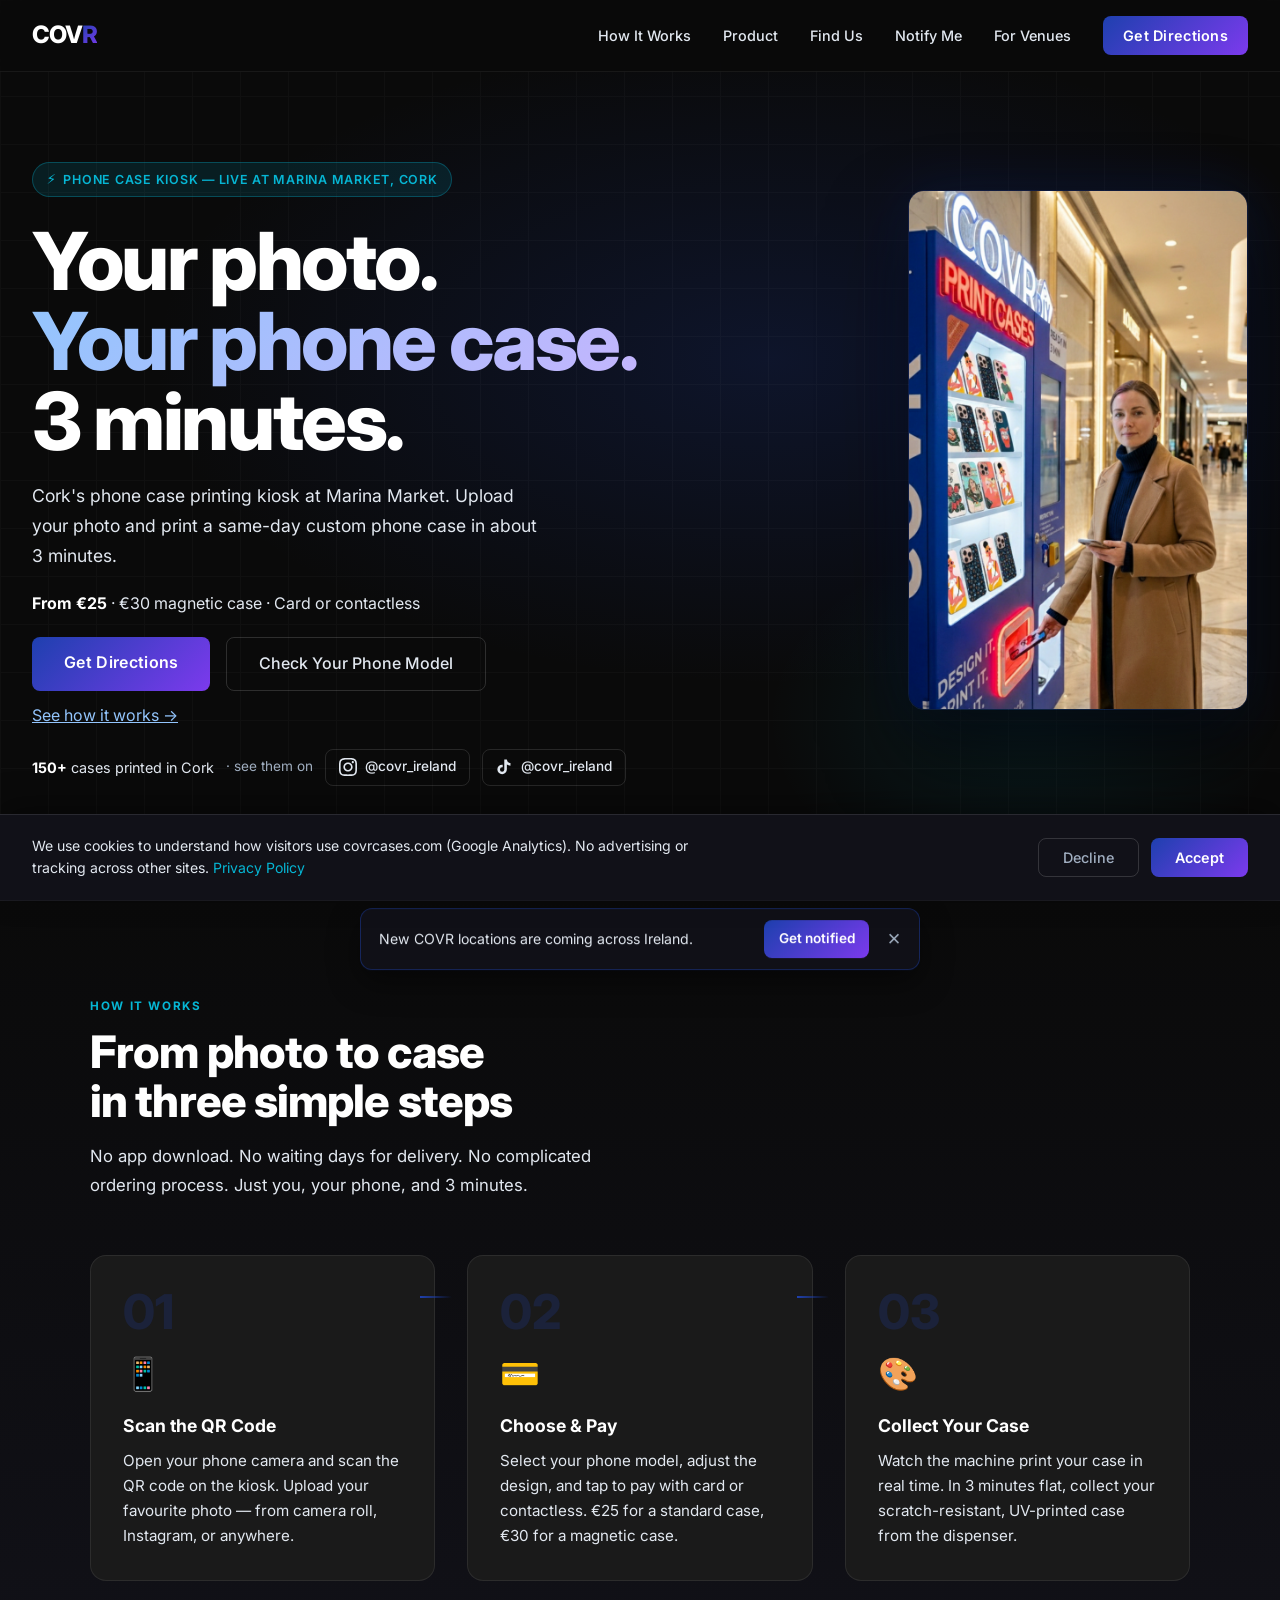
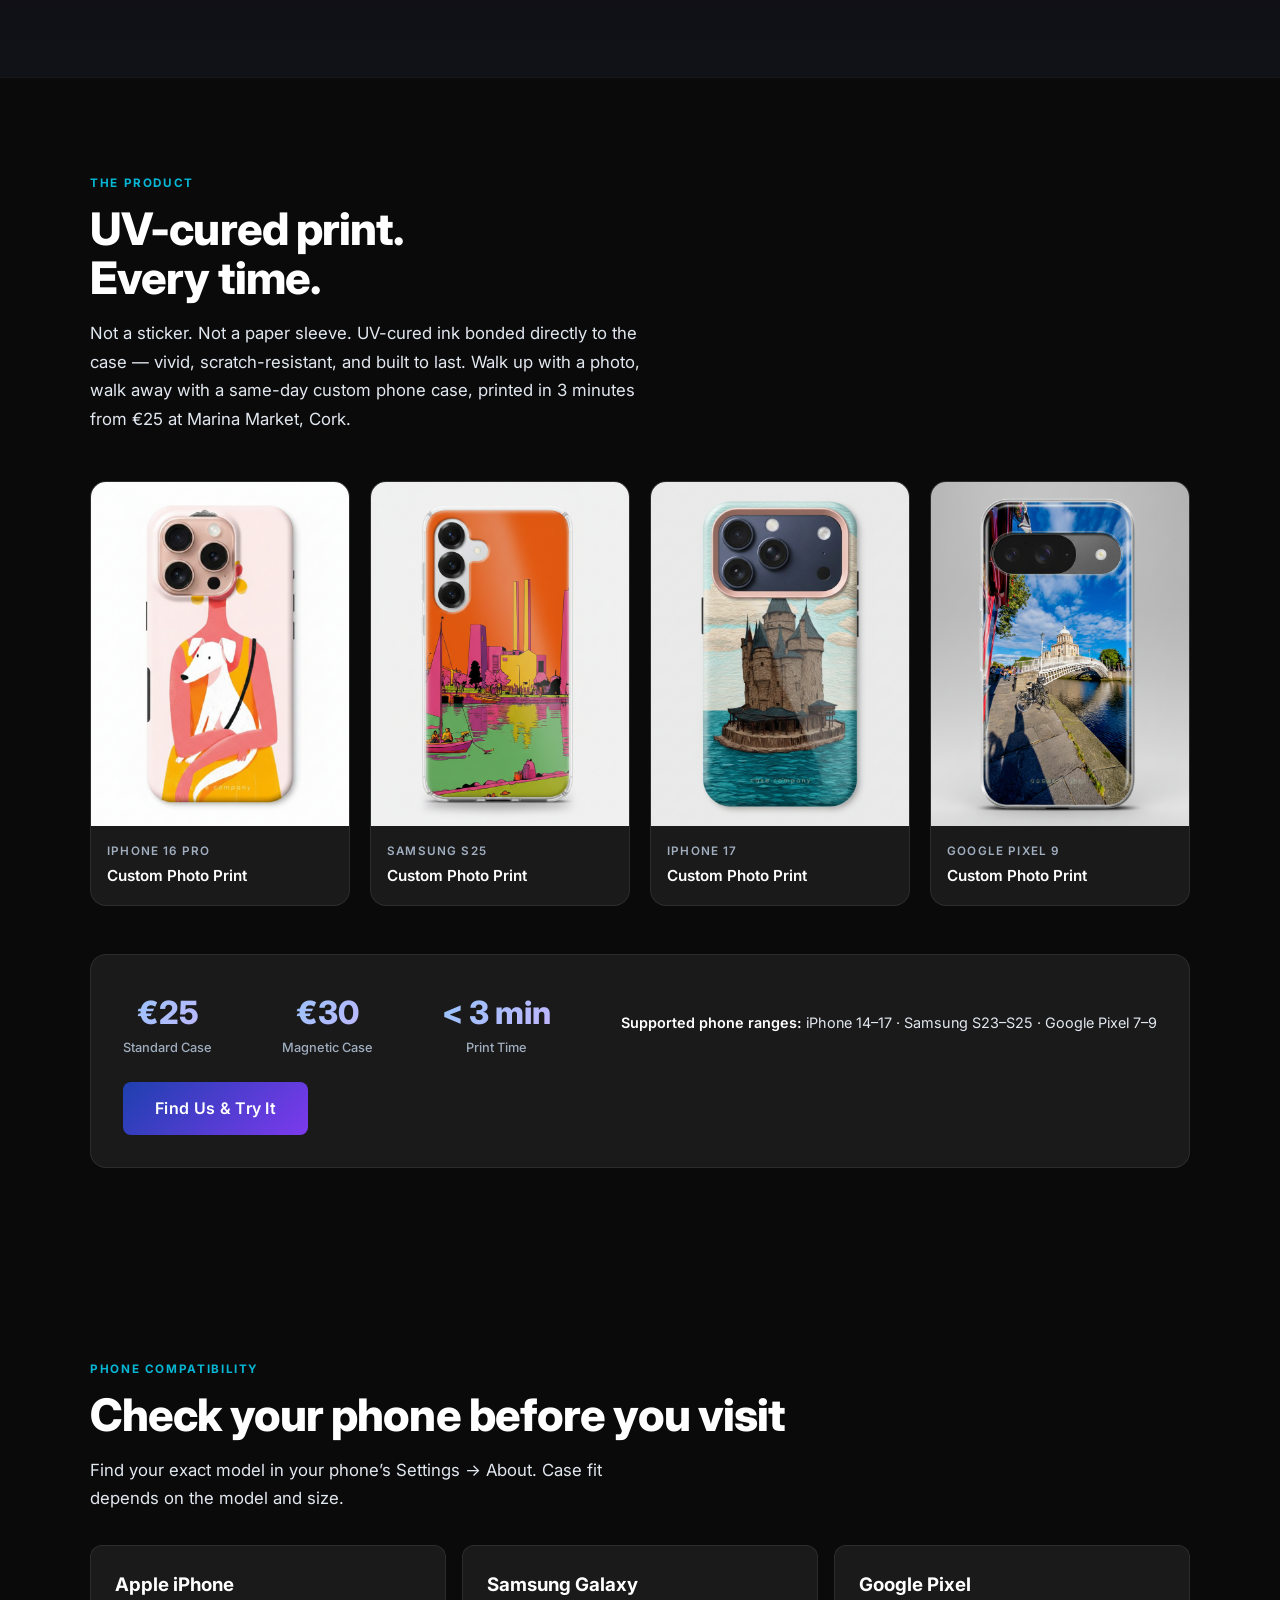
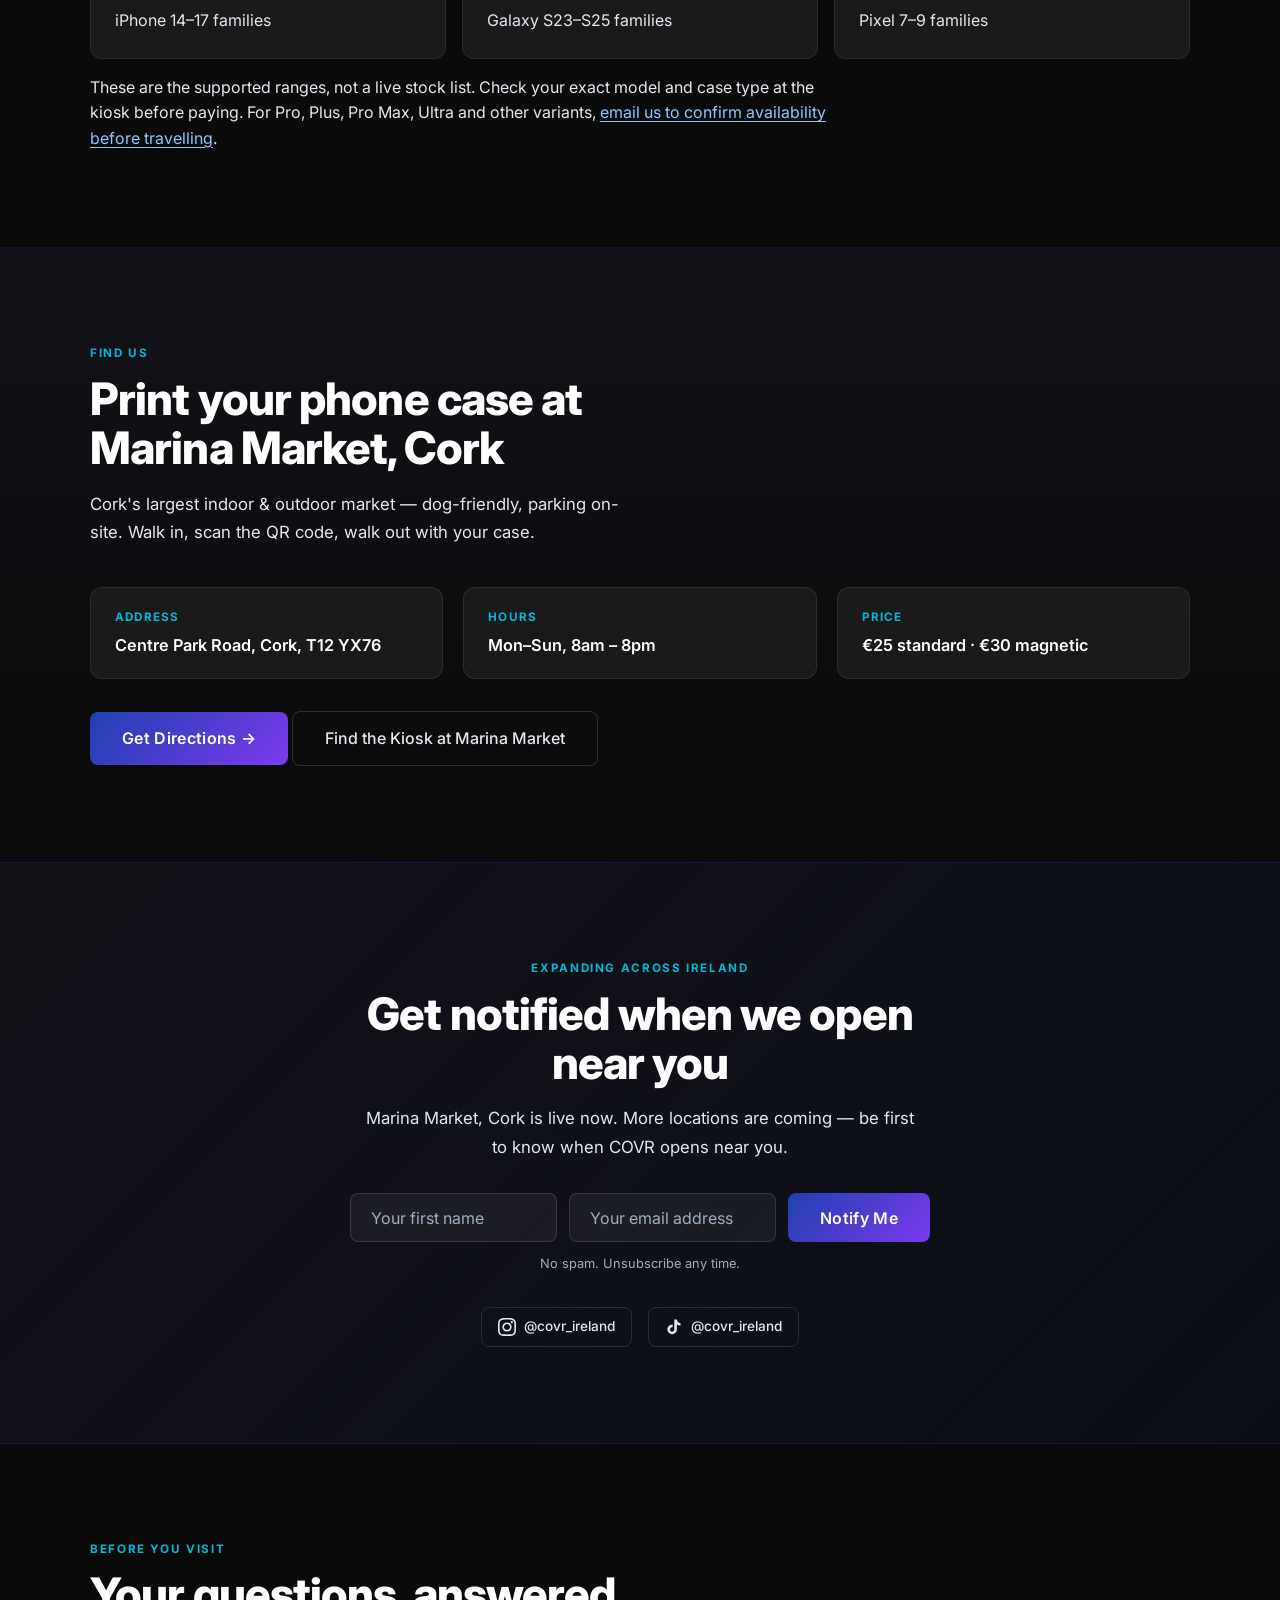
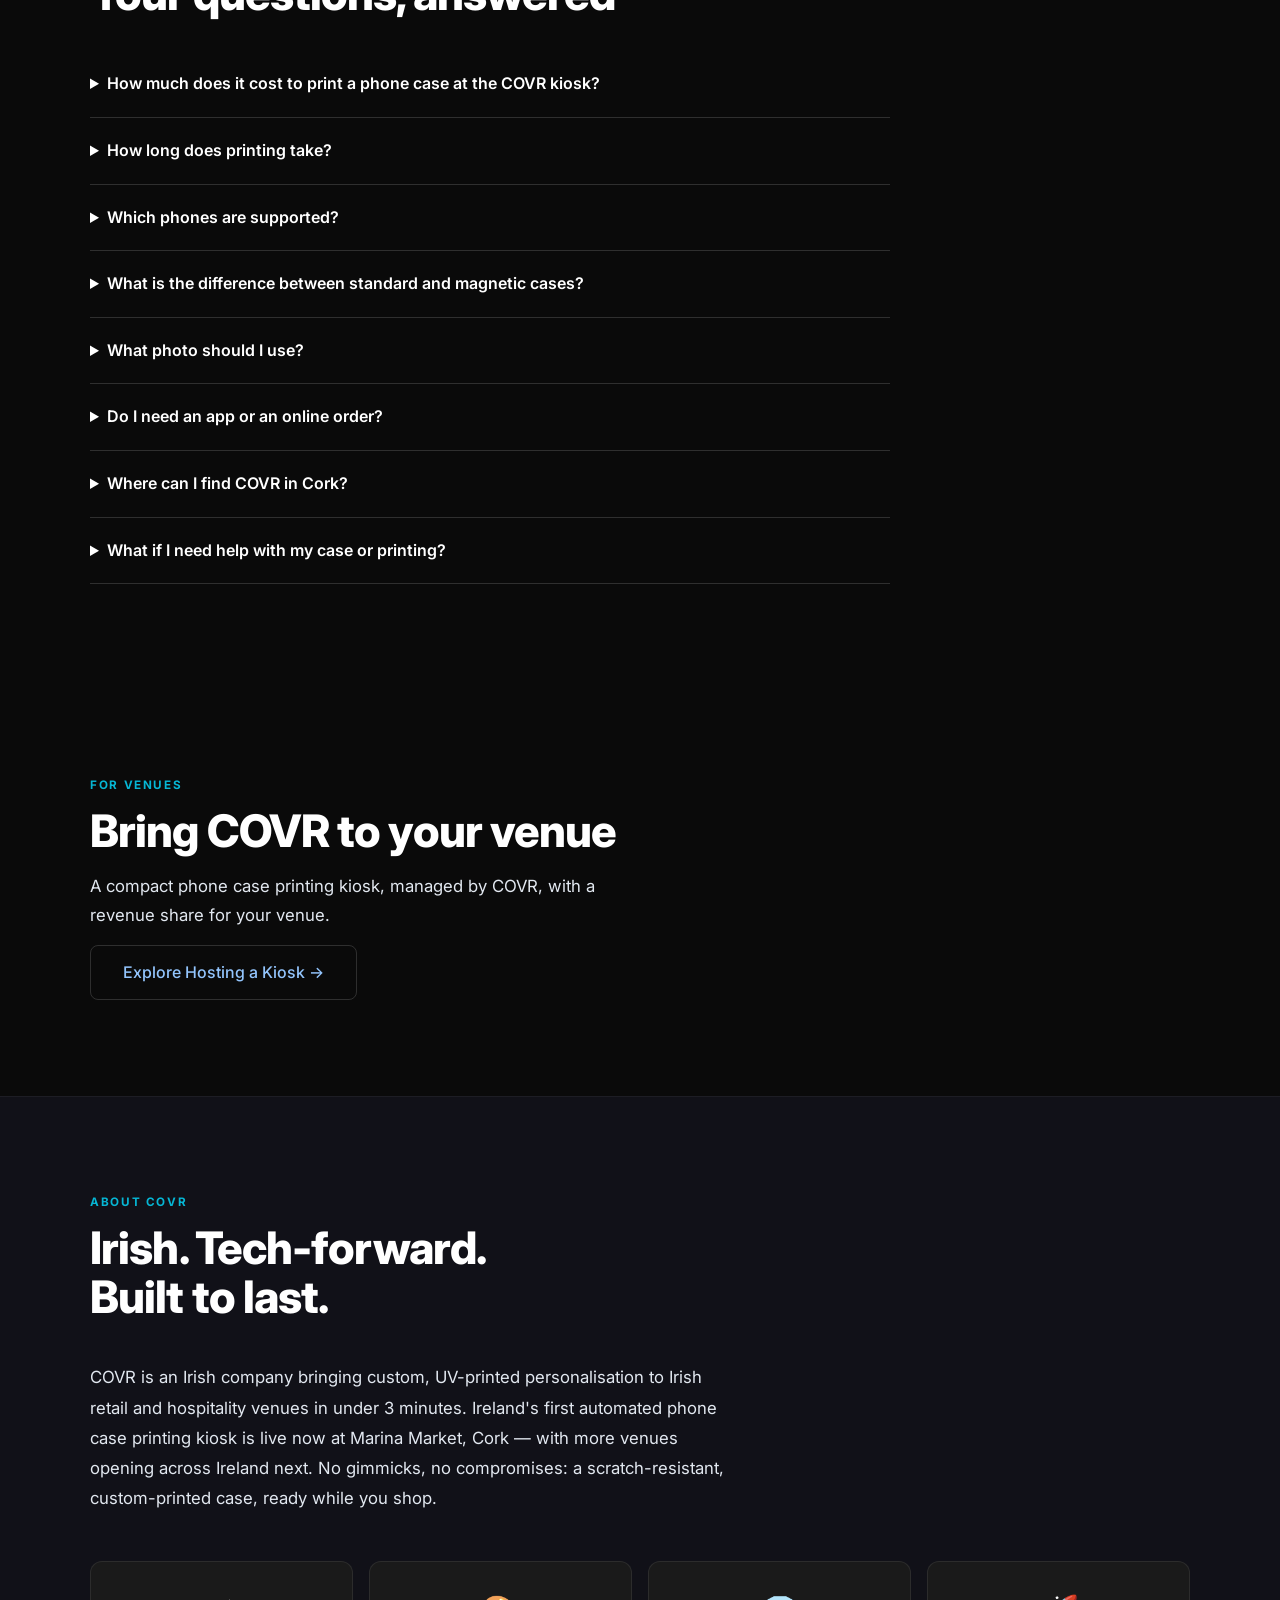
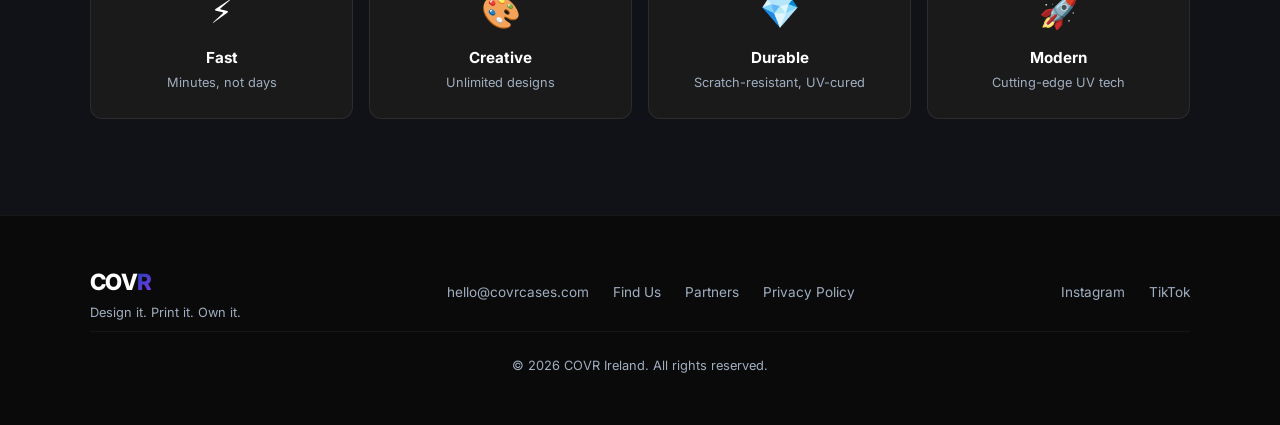
<file: index.html>
<!DOCTYPE html>
<html lang="en">
<head>
  <meta charset="UTF-8"/>
  <meta name="viewport" content="width=device-width, initial-scale=1.0"/>
  <title>Phone Case Kiosk Cork – Print Your Case in 3 Minutes at Marina Market | COVR</title>
  <meta name="description" content="Same-day custom phone cases from €25 at COVR, the phone case kiosk at Marina Market, Cork. Upload your photo, print your phone case in 3 minutes and walk away with it."/>
  <meta property="og:title" content="Phone Case Kiosk Cork – Print Your Case in 3 Minutes at Marina Market | COVR"/>
  <meta property="og:description" content="Same-day custom phone cases from €25 at COVR, the phone case kiosk at Marina Market, Cork. Upload your photo, print your phone case in 3 minutes and walk away with it."/>
  <meta property="og:type" content="website"/>
  <meta property="og:image" content="https://www.covrcases.com/assets/og-image.jpg"/>
  <meta property="og:image:width" content="1200"/>
  <meta property="og:image:height" content="630"/>
  <meta property="og:url" content="https://www.covrcases.com/"/>
  <meta name="twitter:card" content="summary_large_image"/>
  <meta name="twitter:site" content="@covr_ireland"/>
  <meta name="twitter:image" content="https://www.covrcases.com/assets/og-image.jpg"/>
  <link rel="canonical" href="https://www.covrcases.com/"/>
  <link rel="alternate" hreflang="en-IE" href="https://www.covrcases.com/"/>
  <link rel="alternate" hreflang="en" href="https://www.covrcases.com/"/>
  <link rel="alternate" hreflang="x-default" href="https://www.covrcases.com/"/>
  <link rel="icon" type="image/svg+xml" href="favicon.svg"/>
  <link rel="preconnect" href="https://fonts.googleapis.com"/>
  <link rel="preconnect" href="https://fonts.gstatic.com" crossorigin/>
  <link href="https://fonts.googleapis.com/css2?family=Inter:wght@300;400;500;600;700;800&display=swap" rel="stylesheet"/>

  <!-- Organization Schema -->
  <script type="application/ld+json">
  {
    "@context": "https://schema.org",
    "@type": "Organization",
    "name": "COVR",
    "url": "https://www.covrcases.com",
    "logo": "https://www.covrcases.com/assets/covr-logo.png",
    "contactPoint": {
      "@type": "ContactPoint",
      "email": "hello@covrcases.com",
      "contactType": "customer service"
    },
    "sameAs": [
      "https://www.instagram.com/covr_ireland",
      "https://www.tiktok.com/@covr_ireland"
    ],
    "areaServed": { "@type": "Country", "name": "Ireland" },
    "description": "Ireland's first automated phone case printing kiosk.",
    "location": { "@id": "https://www.covrcases.com/marina-market-cork.html#kiosk" }
  }
  </script>
  <!-- The full LocalBusiness record lives on marina-market-cork.html (#kiosk). -->

  <!-- HowTo Schema -->
  <script type="application/ld+json">
  {
    "@context": "https://schema.org",
    "@type": "HowTo",
    "name": "How to Print a Phone Case at the COVR Kiosk in Cork",
    "description": "Print a same-day custom phone case in about 3 minutes at the COVR kiosk, Marina Market, Cork.",
    
    "estimatedCost": { "@type": "MonetaryAmount", "currency": "EUR", "value": "25" },
    "step": [
      { "@type": "HowToStep", "position": 1, "name": "Scan the QR Code", "text": "Open your phone camera and scan the QR code on the kiosk. Upload your favourite photo from your camera roll, Instagram, or anywhere." },
      { "@type": "HowToStep", "position": 2, "name": "Choose & Pay", "text": "Select your phone model, adjust the design, and tap to pay with card or contactless. €25 for a standard case, €30 for a magnetic case." },
      { "@type": "HowToStep", "position": 3, "name": "Collect Your Case", "text": "Watch the machine print your case in real time. In 3 minutes flat, collect your scratch-resistant, UV-printed case from the dispenser." }
    ]
  }
  </script>

  <!-- Matches the visible FAQ answers below. -->
  <script type="application/ld+json">
{
  "@context": "https://schema.org",
  "@type": "FAQPage",
  "mainEntity": [
    {
      "@type": "Question",
      "name": "How much does it cost to print a phone case at the COVR kiosk?",
      "acceptedAnswer": {
        "@type": "Answer",
        "text": "A standard custom phone case costs €25 and a magnetic case costs €30. Pay by card or contactless at the kiosk."
      }
    },
    {
      "@type": "Question",
      "name": "How long does printing take?",
      "acceptedAnswer": {
        "@type": "Answer",
        "text": "Printing takes around 3 minutes. Allow extra time to choose your phone model, upload your photo, adjust the design and pay."
      }
    },
    {
      "@type": "Question",
      "name": "Which phones are supported?",
      "acceptedAnswer": {
        "@type": "Answer",
        "text": "COVR supports models in the iPhone 14–17, Samsung Galaxy S23–S25 and Google Pixel 7–9 ranges. Exact variants and stock can differ; check your model and case type at the kiosk before paying, or email hello@covrcases.com before travelling."
      }
    },
    {
      "@type": "Question",
      "name": "What is the difference between standard and magnetic cases?",
      "acceptedAnswer": {
        "@type": "Answer",
        "text": "The standard case costs €25; the magnetic option costs €30. Check that the magnetic case offered for your exact phone suits your accessories before paying. Contact hello@covrcases.com if you need help confirming compatibility."
      }
    },
    {
      "@type": "Question",
      "name": "What photo should I use?",
      "acceptedAnswer": {
        "@type": "Answer",
        "text": "Choose a clear, well-lit original photo. Avoid blurry images or small screenshots. Check the crop and keep important faces or details away from the camera cut-out when adjusting your design."
      }
    },
    {
      "@type": "Question",
      "name": "Do I need an app or an online order?",
      "acceptedAnswer": {
        "@type": "Answer",
        "text": "No app download or online order is needed. Visit the kiosk at Marina Market, scan its QR code with your phone camera and follow the steps on screen."
      }
    },
    {
      "@type": "Question",
      "name": "Where can I find COVR in Cork?",
      "acceptedAnswer": {
        "@type": "Answer",
        "text": "The COVR kiosk is inside Marina Market, Centre Park Road, Cork, T12 YX76, by the Graffiti Room. The listed opening hours are Monday to Sunday, 8am–8pm."
      }
    },
    {
      "@type": "Question",
      "name": "What if I need help with my case or printing?",
      "acceptedAnswer": {
        "@type": "Answer",
        "text": "Email hello@covrcases.com with your phone model, the time of your visit and a description of the problem so the COVR team can help."
      }
    }
  ]
}
  </script>

  <link rel="stylesheet" href="assets/site.css"/>
</head>
<body>
  <a href="#main" class="skip-link">Skip to content</a>

  <!-- NAV -->
  <nav>
    <a class="nav-logo" href="#hero">COV<span>R</span></a>
    <div class="nav-links">
      <a href="#how">How It Works</a>
      <a href="#product">Product</a>
      <a href="#find-us">Find Us</a>
      <a href="#waitlist">Notify Me</a>
      <a href="venues.html">For Venues</a>
      <a href="#find-us" class="nav-cta">Get Directions</a>
    </div>
    <a href="#find-us" class="nav-mobile-cta">Find Us</a>
    <button class="hamburger" id="hamburger" aria-label="Open menu" aria-expanded="false">
      <span></span><span></span><span></span>
    </button>
  </nav>

  <!-- MOBILE MENU -->
  <div class="mobile-menu" id="mobile-menu">
    <a href="#how" onclick="closeMobileMenu()">How It Works</a>
    <a href="#product" onclick="closeMobileMenu()">Product</a>
    <a href="#find-us" onclick="closeMobileMenu()" class="highlight">→ Find Us</a>
    <a href="#waitlist" onclick="closeMobileMenu()">Notify Me — New Locations</a>
    <a href="venues.html" onclick="closeMobileMenu()">For Venues</a>
  </div>

  <main id="main">
  <!-- HERO -->
  <section id="hero">
    <div class="hero-grid"></div>
    <div class="hero-content">

      <!-- Consumer hero -->
      <div class="hero-consumer" id="hero-consumer">
        <div class="hero-badge">Phone Case Kiosk — Live at Marina Market, Cork</div>
        <h1>Your photo.<br><em>Your phone case.</em><br>3 minutes.</h1>
        <p class="hero-sub">Cork's phone case printing kiosk at Marina Market. Upload your photo and print a same-day custom phone case in about 3 minutes.</p>
        <p class="hero-price"><strong>From €25</strong> · €30 magnetic case · Card or contactless</p>
        <div class="hero-ctas">
          <a href="#find-us" class="btn-primary">Get Directions</a>
          <a href="#supported-phones" class="btn-secondary">Check Your Phone Model</a>
        </div>
        <a href="#how" class="hero-link">See how it works →</a>
        <div class="proof-strip" aria-label="COVR on social media">
          <span class="proof-stat"><strong>150+</strong> cases printed in Cork</span>
          <span class="proof-label">· see them on</span>
          <a href="https://www.instagram.com/covr_ireland" target="_blank" rel="noopener" class="social-btn">
            <svg aria-hidden="true" viewBox="0 0 24 24" xmlns="http://www.w3.org/2000/svg"><path d="M12 2.163c3.204 0 3.584.012 4.85.07 3.252.148 4.771 1.691 4.919 4.919.058 1.265.069 1.645.069 4.849 0 3.205-.012 3.584-.069 4.849-.149 3.225-1.664 4.771-4.919 4.919-1.266.058-1.644.07-4.85.07-3.204 0-3.584-.012-4.849-.07-3.26-.149-4.771-1.699-4.919-4.92-.058-1.265-.07-1.644-.07-4.849 0-3.204.013-3.583.07-4.849.149-3.227 1.664-4.771 4.919-4.919 1.266-.057 1.645-.069 4.849-.069zm0-2.163c-3.259 0-3.667.014-4.947.072-4.358.2-6.78 2.618-6.98 6.98-.059 1.281-.073 1.689-.073 4.948 0 3.259.014 3.668.072 4.948.2 4.358 2.618 6.78 6.98 6.98 1.281.058 1.689.072 4.948.072 3.259 0 3.668-.014 4.948-.072 4.354-.2 6.782-2.618 6.979-6.98.059-1.28.073-1.689.073-4.948 0-3.259-.014-3.667-.072-4.947-.196-4.354-2.617-6.78-6.979-6.98-1.281-.059-1.69-.073-4.949-.073zm0 5.838c-3.403 0-6.162 2.759-6.162 6.162s2.759 6.163 6.162 6.163 6.162-2.759 6.162-6.163c0-3.403-2.759-6.162-6.162-6.162zm0 10.162c-2.209 0-4-1.79-4-4 0-2.209 1.791-4 4-4s4 1.791 4 4c0 2.21-1.791 4-4 4zm6.406-11.845c-.796 0-1.441.645-1.441 1.44s.645 1.44 1.441 1.44c.795 0 1.439-.645 1.439-1.44s-.644-1.44-1.439-1.44z"/></svg>
            @covr_ireland
          </a>
          <a href="https://www.tiktok.com/@covr_ireland" target="_blank" rel="noopener" class="social-btn">
            <svg aria-hidden="true" viewBox="0 0 24 24" xmlns="http://www.w3.org/2000/svg"><path d="M19.59 6.69a4.83 4.83 0 01-3.77-4.25V2h-3.45v13.67a2.89 2.89 0 01-2.88 2.5 2.89 2.89 0 01-2.89-2.89 2.89 2.89 0 012.89-2.89c.28 0 .54.04.79.1V9.01a6.28 6.28 0 00-.79-.05 6.34 6.34 0 00-6.34 6.34 6.34 6.34 0 006.34 6.34 6.34 6.34 0 006.33-6.34V8.69a8.2 8.2 0 004.79 1.53V6.78a4.85 4.85 0 01-1.02-.09z"/></svg>
            @covr_ireland
          </a>
        </div>
      </div>

    </div>
    <div class="hero-visual">
      <div class="kiosk-placeholder">
        <img src="images/kiosk-hero.png" alt="COVR phone case printing kiosk with sample printed cases on display, a customer collecting a freshly printed case from the dispenser" />
      </div>
    </div>
  </section>

  <!-- HOW IT WORKS -->
  <section id="how">
    <div class="container">
      <p class="section-eyebrow">How It Works</p>
      <h2 class="section-title">From photo to case<br>in three simple steps</h2>
      <p class="section-body">No app download. No waiting days for delivery. No complicated ordering process. Just you, your phone, and 3 minutes.</p>
      <div class="steps">
        <div class="step" data-delay="0">
          <div class="connector"></div>
          <div class="step-num">01</div>
          <span class="step-icon">📱</span>
          <h3>Scan the QR Code</h3>
          <p>Open your phone camera and scan the QR code on the kiosk. Upload your favourite photo — from camera roll, Instagram, or anywhere.</p>
        </div>
        <div class="step" data-delay="100">
          <div class="connector"></div>
          <div class="step-num">02</div>
          <span class="step-icon">💳</span>
          <h3>Choose & Pay</h3>
          <p>Select your phone model, adjust the design, and tap to pay with card or contactless. €25 for a standard case, €30 for a magnetic case.</p>
        </div>
        <div class="step" data-delay="200">
          <div class="step-num">03</div>
          <span class="step-icon">🎨</span>
          <h3>Collect Your Case</h3>
          <p>Watch the machine print your case in real time. In 3 minutes flat, collect your scratch-resistant, UV-printed case from the dispenser.</p>
        </div>
      </div>
    </div>
  </section>

  <!-- PRODUCT -->
  <section id="product">
    <div class="container">
      <p class="section-eyebrow">The Product</p>
      <h2 class="section-title">UV-cured print.<br>Every time.</h2>
      <p class="section-body">Not a sticker. Not a paper sleeve. UV-cured ink bonded directly to the case — vivid, scratch-resistant, and built to last. Walk up with a photo, walk away with a same-day custom phone case, printed in 3 minutes from €25 at Marina Market, Cork.</p>
      <div class="case-grid">
        <div class="case-card" data-delay="0">
          <div class="case-img"><img loading="lazy" decoding="async" src="images/iphone16pro-customcase.png" alt="iPhone 16 Pro case with a pink illustration of a woman holding a white greyhound, printed at the COVR kiosk"/></div>
          <div class="case-info">
            <div class="case-model">iPhone 16 Pro</div>
            <div class="case-title">Custom Photo Print</div>
          </div>
        </div>
        <div class="case-card" data-delay="100">
          <div class="case-img"><img loading="lazy" decoding="async" src="images/s25customcase.png" alt="Samsung Galaxy S25 clear case with a pop-art harbour scene in orange, pink and green, printed at the COVR kiosk"/></div>
          <div class="case-info">
            <div class="case-model">Samsung S25</div>
            <div class="case-title">Custom Photo Print</div>
          </div>
        </div>
        <div class="case-card" data-delay="200">
          <div class="case-img"><img loading="lazy" decoding="async" src="images/iphone17customcase.png" alt="iPhone 17 case with a painted castle on an island at sea, printed at the COVR kiosk"/></div>
          <div class="case-info">
            <div class="case-model">iPhone 17</div>
            <div class="case-title">Custom Photo Print</div>
          </div>
        </div>
        <div class="case-card" data-delay="300">
          <div class="case-img"><img loading="lazy" decoding="async" src="images/pixel9customcase.png" alt="Google Pixel 9 case with a photo of Dublin's Ha'penny Bridge on a sunny day, printed at the COVR kiosk"/></div>
          <div class="case-info">
            <div class="case-model">Google Pixel 9</div>
            <div class="case-title">Custom Photo Print</div>
          </div>
        </div>
      </div>
      <div class="product-cta-row">
        <div class="product-stat">
          <div class="product-stat-num">€25</div>
          <div class="product-stat-label">Standard Case</div>
        </div>
        <div class="product-stat">
          <div class="product-stat-num">€30</div>
          <div class="product-stat-label">Magnetic Case</div>
        </div>
        <div class="product-stat">
          <div class="product-stat-num">&lt; 3 min</div>
          <div class="product-stat-label">Print Time</div>
        </div>
        <p class="product-models"><strong>Supported phone ranges:</strong> iPhone 14–17 · Samsung S23–S25 · Google Pixel 7–9</p>
        <a href="#find-us" class="btn-primary">Find Us &amp; Try It</a>
      </div>
    </div>
  </section>

  <section id="supported-phones">
    <div class="container">
      <p class="section-eyebrow">Phone compatibility</p>
      <h2 class="section-title">Check your phone before you visit</h2>
      <p class="section-body">Find your exact model in your phone’s Settings → About. Case fit depends on the model and size.</p>
      <div class="model-grid">
        <div class="model-card"><h3>Apple iPhone</h3><p>iPhone 14–17 families</p></div>
        <div class="model-card"><h3>Samsung Galaxy</h3><p>Galaxy S23–S25 families</p></div>
        <div class="model-card"><h3>Google Pixel</h3><p>Pixel 7–9 families</p></div>
      </div>
      <p class="model-note">These are the supported ranges, not a live stock list. Check your exact model and case type at the kiosk before paying. For Pro, Plus, Pro Max, Ultra and other variants, <a href="mailto:hello@covrcases.com?subject=Phone%20model%20availability">email us to confirm availability before travelling</a>.</p>
    </div>
  </section>

  <!-- FIND US -->
  <section id="find-us">
    <div class="container">
      <p class="section-eyebrow">Find Us</p>
      <h2 class="section-title">Print your phone case at<br>Marina Market, Cork</h2>
      <p class="section-body">Cork's largest indoor &amp; outdoor market — dog-friendly, parking on-site. Walk in, scan the QR code, walk out with your case.</p>
      <div class="findus-row">
        <div class="findus-card">
          <div class="findus-label">Address</div>
          <div class="findus-value">Centre Park Road, Cork, T12 YX76</div>
        </div>
        <div class="findus-card">
          <div class="findus-label">Hours</div>
          <div class="findus-value">Mon–Sun, 8am – 8pm</div>
        </div>
        <div class="findus-card">
          <div class="findus-label">Price</div>
          <div class="findus-value">€25 standard · €30 magnetic</div>
        </div>
      </div>
      <a href="https://maps.google.com/?q=Marina+Market+Centre+Park+Road+Cork+T12+YX76" target="_blank" rel="noopener" class="btn-primary">Get Directions →</a>
      <a href="marina-market-cork.html" class="btn-secondary">Find the Kiosk at Marina Market</a>
    </div>
  </section>

  <!-- WAITLIST -->
  <section id="waitlist">
    <div class="container">
      <div class="waitlist-inner">
        <p class="section-eyebrow">Expanding Across Ireland</p>
        <h2 class="section-title">Get notified when we open near you</h2>
        <p class="section-body" style="margin:0 auto; text-align:center;">Marina Market, Cork is live now. More locations are coming — be first to know when COVR opens near you.</p>
        <form class="waitlist-form" id="waitlist-form" onsubmit="handleWaitlist(event)">
          <input type="text" placeholder="Your first name" id="wl-name" aria-label="Your first name" required autocomplete="name"/>
          <input type="email" placeholder="Your email address" id="wl-email" aria-label="Your email address" required autocomplete="email"/>
          <button type="submit" class="btn-primary" id="wl-btn">Notify Me</button>
        </form>
        <div class="success-msg" id="success-msg">You're on the list. We'll let you know when we open near you.</div>
        <p class="waitlist-note">No spam. Unsubscribe any time.</p>
        <div class="social-row">
          <a href="https://instagram.com/covr_ireland" target="_blank" rel="noopener" class="social-btn">
            <svg viewBox="0 0 24 24" xmlns="http://www.w3.org/2000/svg"><path d="M12 2.163c3.204 0 3.584.012 4.85.07 3.252.148 4.771 1.691 4.919 4.919.058 1.265.069 1.645.069 4.849 0 3.205-.012 3.584-.069 4.849-.149 3.225-1.664 4.771-4.919 4.919-1.266.058-1.644.07-4.85.07-3.204 0-3.584-.012-4.849-.07-3.26-.149-4.771-1.699-4.919-4.92-.058-1.265-.07-1.644-.07-4.849 0-3.204.013-3.583.07-4.849.149-3.227 1.664-4.771 4.919-4.919 1.266-.057 1.645-.069 4.849-.069zm0-2.163c-3.259 0-3.667.014-4.947.072-4.358.2-6.78 2.618-6.98 6.98-.059 1.281-.073 1.689-.073 4.948 0 3.259.014 3.668.072 4.948.2 4.358 2.618 6.78 6.98 6.98 1.281.058 1.689.072 4.948.072 3.259 0 3.668-.014 4.948-.072 4.354-.2 6.782-2.618 6.979-6.98.059-1.28.073-1.689.073-4.948 0-3.259-.014-3.667-.072-4.947-.196-4.354-2.617-6.78-6.979-6.98-1.281-.059-1.69-.073-4.949-.073zm0 5.838c-3.403 0-6.162 2.759-6.162 6.162s2.759 6.163 6.162 6.163 6.162-2.759 6.162-6.163c0-3.403-2.759-6.162-6.162-6.162zm0 10.162c-2.209 0-4-1.79-4-4 0-2.209 1.791-4 4-4s4 1.791 4 4c0 2.21-1.791 4-4 4zm6.406-11.845c-.796 0-1.441.645-1.441 1.44s.645 1.44 1.441 1.44c.795 0 1.439-.645 1.439-1.44s-.644-1.44-1.439-1.44z"/></svg>
            @covr_ireland
          </a>
          <a href="https://tiktok.com/@covr_ireland" target="_blank" rel="noopener" class="social-btn">
            <svg viewBox="0 0 24 24" xmlns="http://www.w3.org/2000/svg"><path d="M19.59 6.69a4.83 4.83 0 01-3.77-4.25V2h-3.45v13.67a2.89 2.89 0 01-2.88 2.5 2.89 2.89 0 01-2.89-2.89 2.89 2.89 0 012.89-2.89c.28 0 .54.04.79.1V9.01a6.28 6.28 0 00-.79-.05 6.34 6.34 0 00-6.34 6.34 6.34 6.34 0 006.34 6.34 6.34 6.34 0 006.33-6.34V8.69a8.2 8.2 0 004.79 1.53V6.78a4.85 4.85 0 01-1.02-.09z"/></svg>
            @covr_ireland
          </a>
        </div>
      </div>
    </div>
  </section>

<section id="faq"><div class="container"><p class="section-eyebrow">Before you visit</p><h2 class="section-title">Your questions, answered</h2><div class="faq-list"><details><summary>How much does it cost to print a phone case at the COVR kiosk?</summary><p>A standard custom phone case costs €25 and a magnetic case costs €30. Pay by card or contactless at the kiosk.</p></details><details><summary>How long does printing take?</summary><p>Printing takes around 3 minutes. Allow extra time to choose your phone model, upload your photo, adjust the design and pay.</p></details><details><summary>Which phones are supported?</summary><p>COVR supports models in the iPhone 14–17, Samsung Galaxy S23–S25 and Google Pixel 7–9 ranges. Exact variants and stock can differ; check your model and case type at the kiosk before paying, or email hello@covrcases.com before travelling.</p></details><details><summary>What is the difference between standard and magnetic cases?</summary><p>The standard case costs €25; the magnetic option costs €30. Check that the magnetic case offered for your exact phone suits your accessories before paying. Contact hello@covrcases.com if you need help confirming compatibility.</p></details><details><summary>What photo should I use?</summary><p>Choose a clear, well-lit original photo. Avoid blurry images or small screenshots. Check the crop and keep important faces or details away from the camera cut-out when adjusting your design.</p></details><details><summary>Do I need an app or an online order?</summary><p>No app download or online order is needed. Visit the kiosk at Marina Market, scan its QR code with your phone camera and follow the steps on screen.</p></details><details><summary>Where can I find COVR in Cork?</summary><p>The COVR kiosk is inside Marina Market, Centre Park Road, Cork, T12 YX76, by the Graffiti Room. The listed opening hours are Monday to Sunday, 8am–8pm.</p></details><details><summary>What if I need help with my case or printing?</summary><p>Email hello@covrcases.com with your phone model, the time of your visit and a description of the problem so the COVR team can help.</p></details></div></div></section>

  <section id="partners"><div class="container">
    <p class="section-eyebrow">For venues</p><h2 class="section-title">Bring COVR to your venue</h2>
    <p class="section-body">A compact phone case printing kiosk, managed by COVR, with a revenue share for your venue.</p>
    <a href="venues.html" class="btn-secondary hero-link">Explore Hosting a Kiosk →</a>
  </div></section>
  <!-- ABOUT -->
  <section id="about">
    <div class="container">
      <p class="section-eyebrow">About COVR</p>
      <h2 class="section-title">Irish. Tech-forward.<br>Built to last.</h2>
      <p class="about-story">COVR is an Irish company bringing custom, UV-printed personalisation to Irish retail and hospitality venues in under 3 minutes. Ireland's first automated phone case printing kiosk is live now at Marina Market, Cork — with more venues opening across Ireland next. No gimmicks, no compromises: a scratch-resistant, custom-printed case, ready while you shop.</p>
      <div class="pillars">
        <div class="pillar">
          <span class="pillar-icon">⚡</span>
          <div class="pillar-label">Fast</div>
          <div class="pillar-desc">Minutes, not days</div>
        </div>
        <div class="pillar">
          <span class="pillar-icon">🎨</span>
          <div class="pillar-label">Creative</div>
          <div class="pillar-desc">Unlimited designs</div>
        </div>
        <div class="pillar">
          <span class="pillar-icon">💎</span>
          <div class="pillar-label">Durable</div>
          <div class="pillar-desc">Scratch-resistant, UV-cured</div>
        </div>
        <div class="pillar">
          <span class="pillar-icon">🚀</span>
          <div class="pillar-label">Modern</div>
          <div class="pillar-desc">Cutting-edge UV tech</div>
        </div>
      </div>
    </div>
  </section>

  </main>
  <!-- FOOTER -->
  <footer>
    <div class="footer-inner">
      <div>
        <div class="footer-logo">COV<span>R</span></div>
        <div class="footer-tagline">Design it. Print it. Own it.</div>
      </div>
      <div class="footer-links">
        <a href="mailto:hello@covrcases.com">hello@covrcases.com</a>
        <a href="#find-us">Find Us</a>
        <a href="venues.html">Partners</a>
        <a href="privacy.html">Privacy Policy</a>
      </div>
      <div class="footer-links">
        <a href="https://instagram.com/covr_ireland" target="_blank" rel="noopener">Instagram</a>
        <a href="https://tiktok.com/@covr_ireland" target="_blank" rel="noopener">TikTok</a>
      </div>
    </div>
    <div class="footer-inner">
      <p class="footer-copy">© 2026 COVR Ireland. All rights reserved.</p>
    </div>
  </footer>

  <!-- NOTIFY BAR — shown after the hero, dismissible -->
  <div id="notify-bar" hidden>
    <p>New COVR locations are coming across Ireland.</p>
    <a href="#waitlist" class="notify-bar-cta">Get notified</a>
    <button type="button" class="notify-bar-close" aria-label="Dismiss">&times;</button>
  </div>

  <!-- COOKIE BANNER -->
  <div id="cookie-banner" role="dialog" aria-label="Cookie consent">
    <p class="cookie-text">
      We use cookies to understand how visitors use covrcases.com (Google Analytics). No advertising or tracking across other sites.
      <a href="privacy.html">Privacy Policy</a>
    </p>
    <div class="cookie-btns">
      <button class="cookie-decline" onclick="declineCookies()">Decline</button>
      <button class="cookie-accept" onclick="acceptCookies()">Accept</button>
    </div>
  </div>

  <script src="assets/site.js" defer></script>
</body>
</html>
</file>
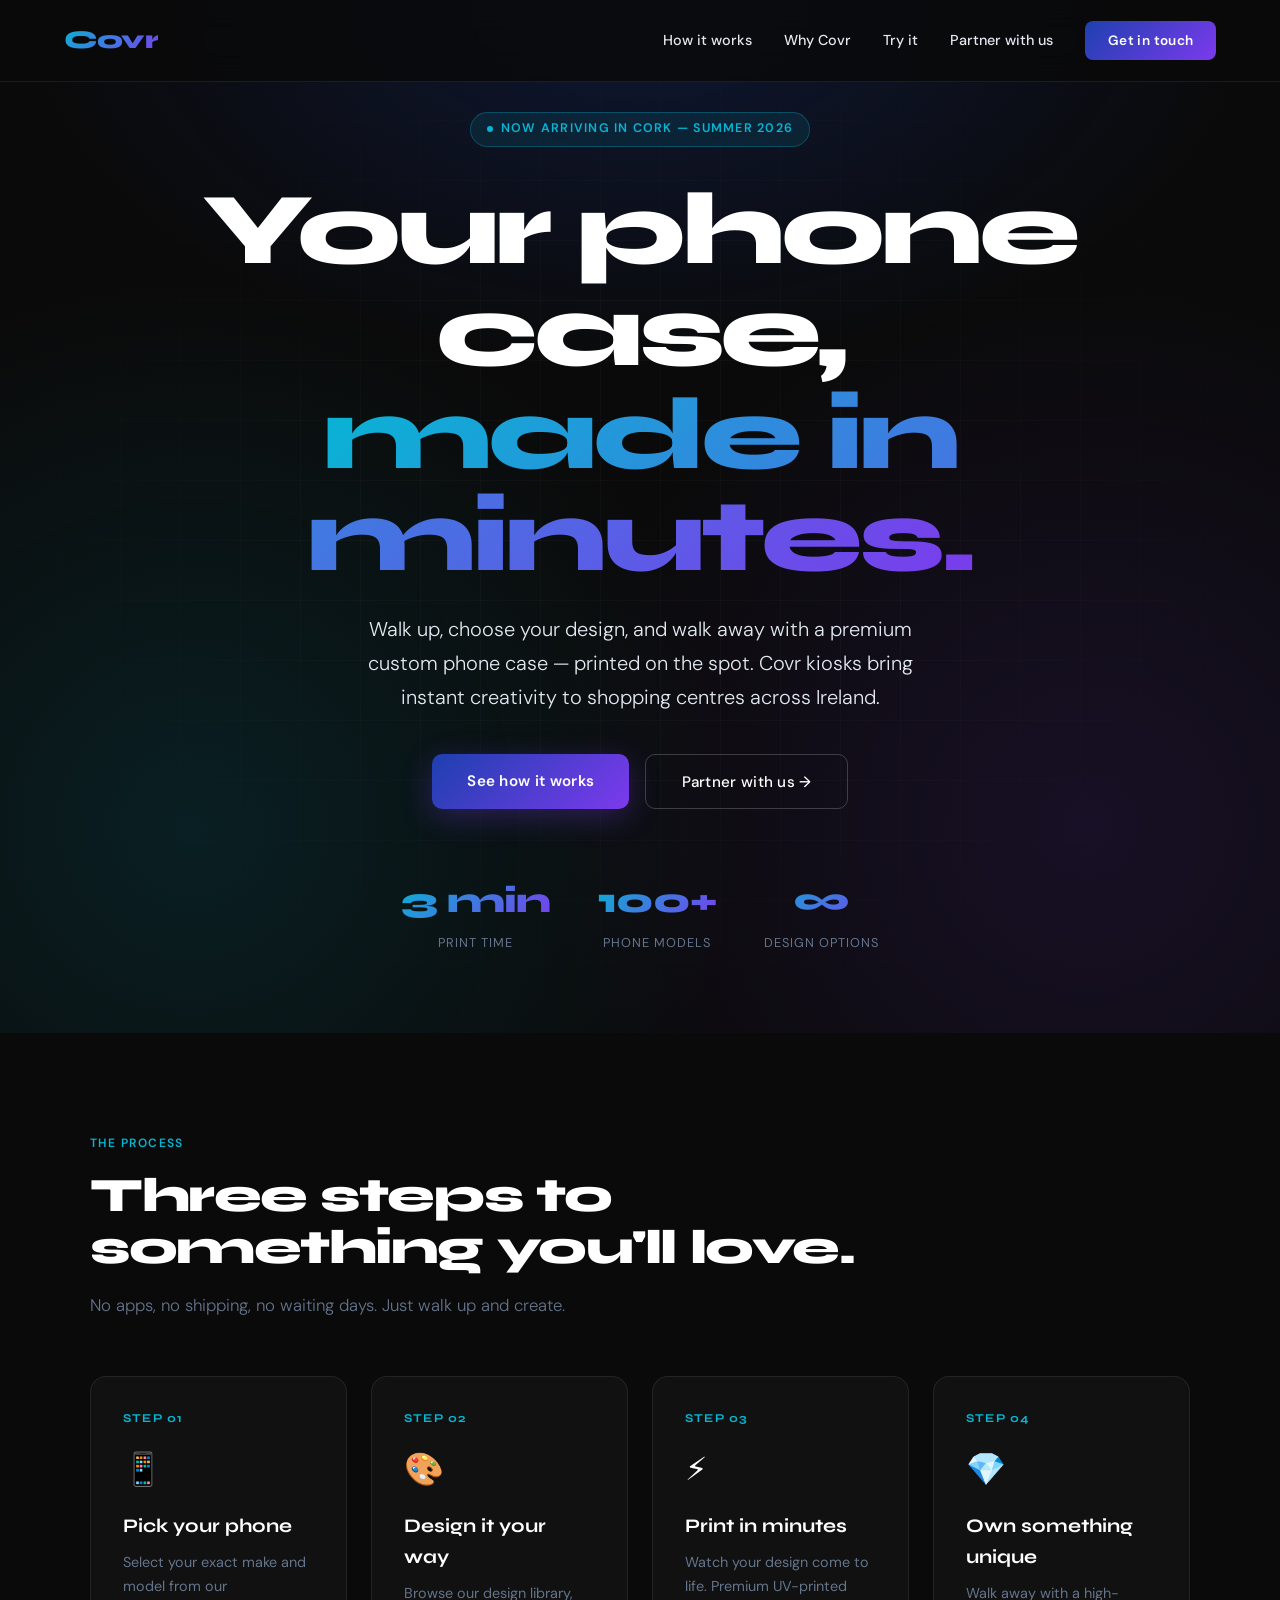
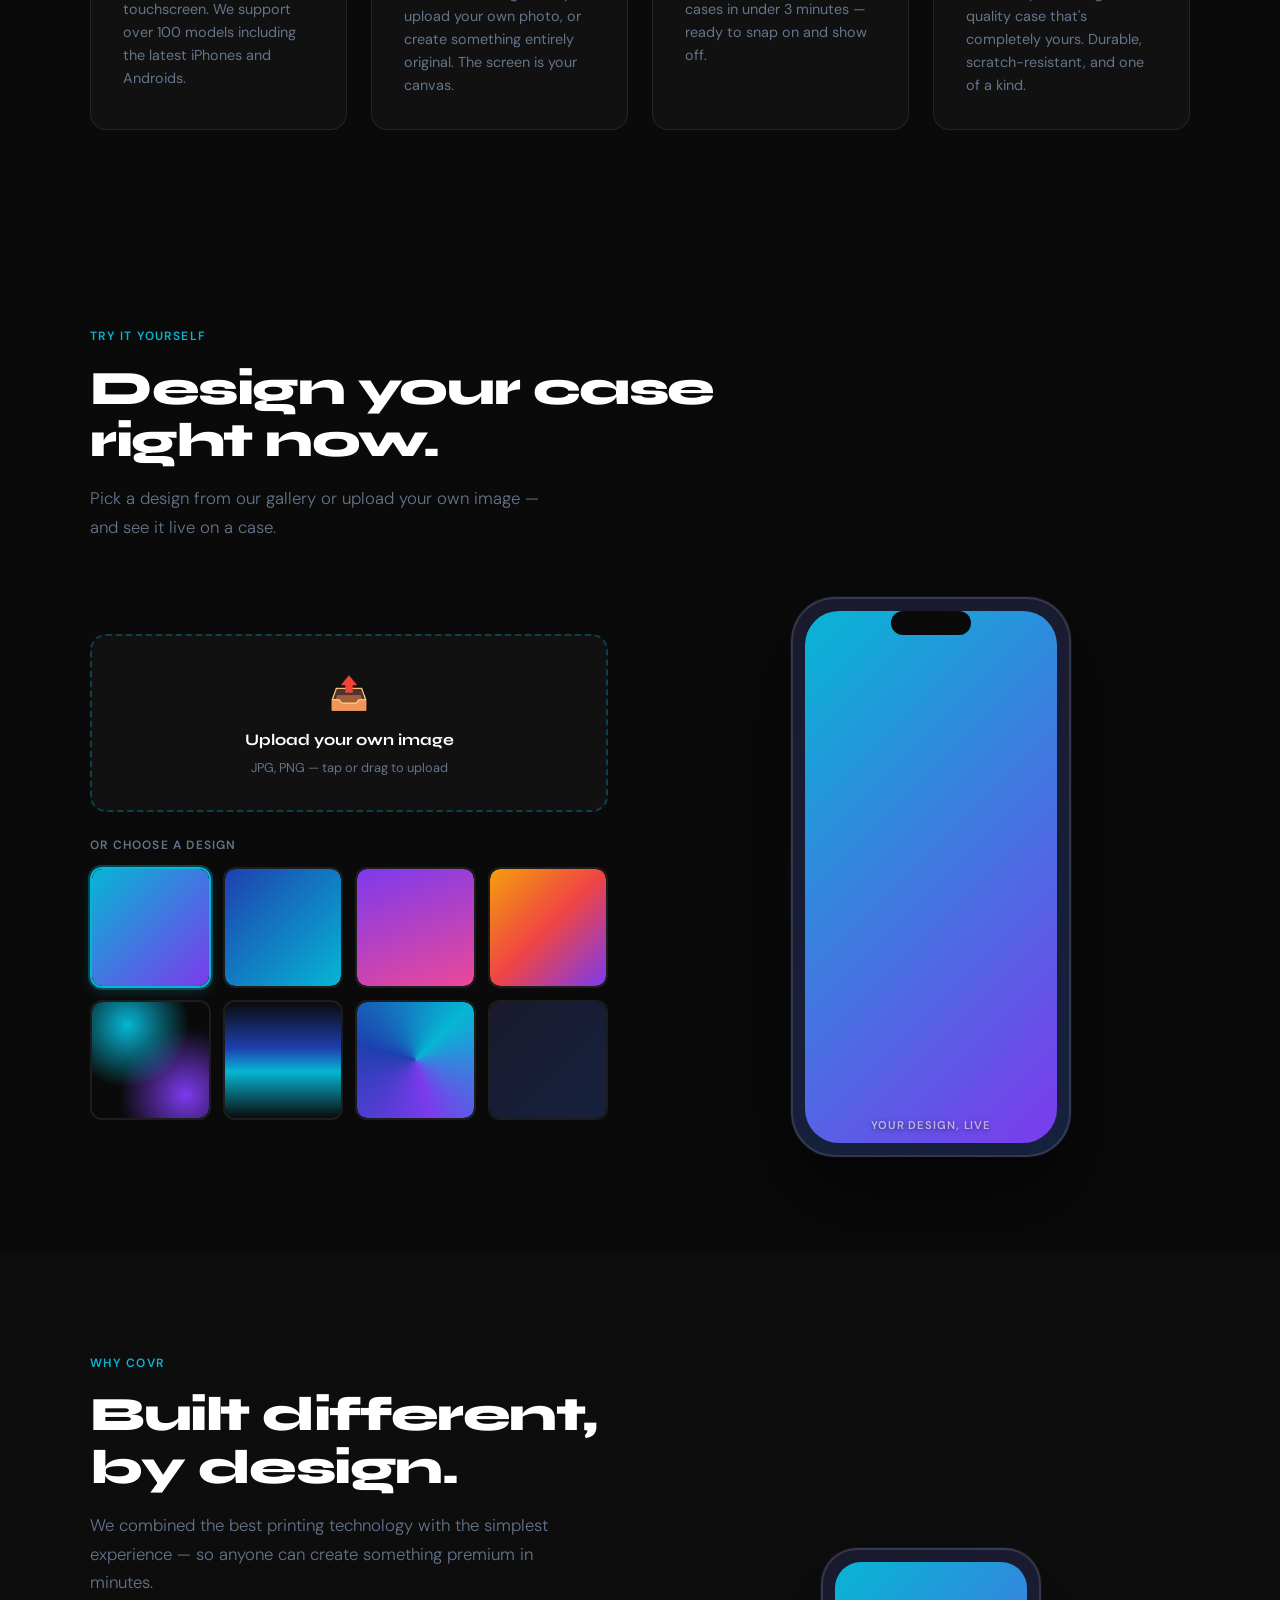
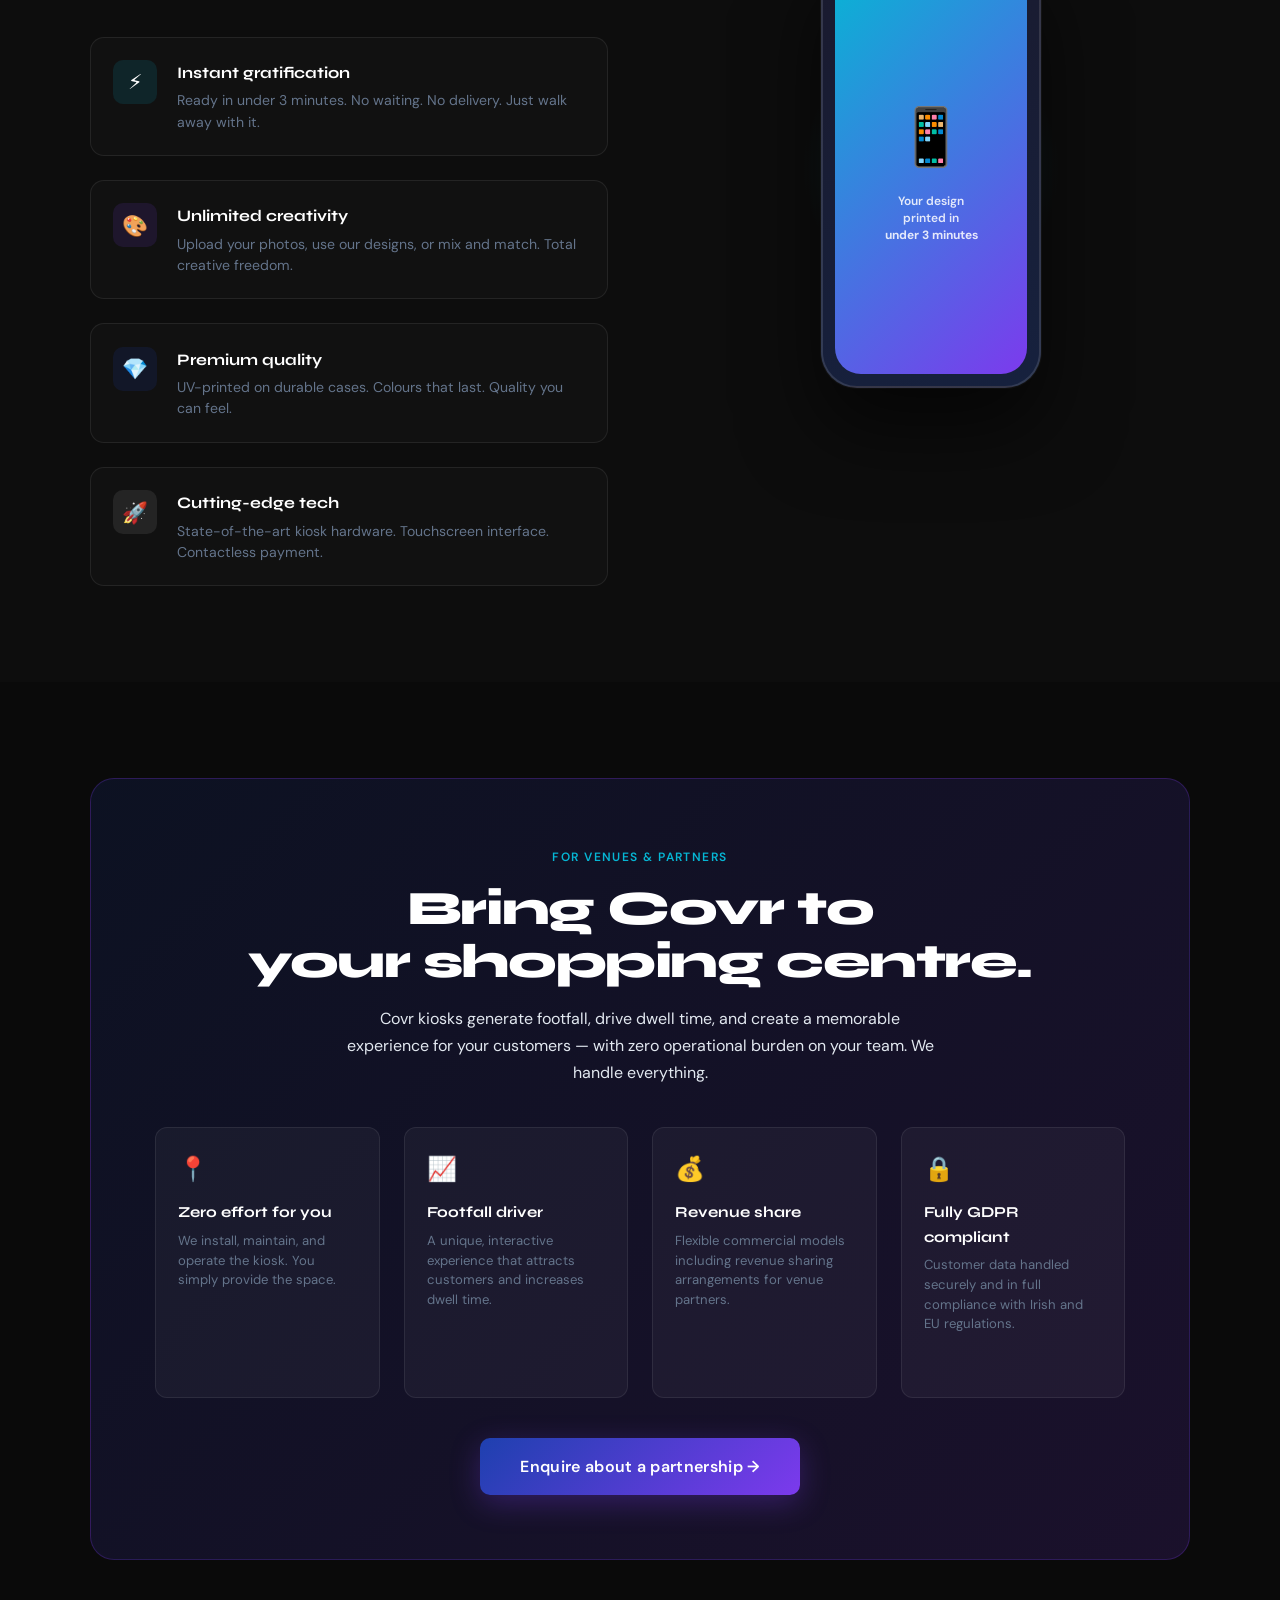
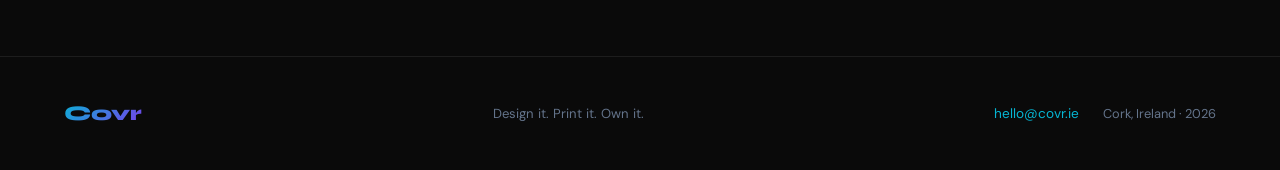
<file: covr-landing.html>
<!DOCTYPE html>
<html lang="en">
<head>
  <meta name="robots" content="noindex, follow"/>
  <link rel="canonical" href="https://www.covrcases.com/"/>
  <meta charset="UTF-8" />
  <meta name="viewport" content="width=device-width, initial-scale=1.0" />
  <meta name="robots" content="noindex, nofollow"/>
  <title>Covr — Design it. Print it. Own it.</title>
  <link href="https://fonts.googleapis.com/css2?family=DM+Sans:wght@300;400;500;600&family=Syne:wght@700;800&display=swap" rel="stylesheet" />
  <style>
    :root {
      --black: #0a0a0a;
      --white: #ffffff;
      --gray: #64748b;
      --gray-light: #e2e8f0;
      --blue: #1e40af;
      --cyan: #06b6d4;
      --purple: #7c3aed;
      --card-bg: #111111;
      --border: rgba(255,255,255,0.08);
    }

    *, *::before, *::after { box-sizing: border-box; margin: 0; padding: 0; }

    html { scroll-behavior: smooth; }

    body {
      background: var(--black);
      color: var(--white);
      font-family: 'DM Sans', system-ui, sans-serif;
      font-size: 1rem;
      line-height: 1.6;
      overflow-x: hidden;
    }

    /* ─── NAV ─── */
    nav {
      position: fixed; top: 0; left: 0; right: 0; z-index: 100;
      display: flex; align-items: center; justify-content: space-between;
      padding: 1.25rem 5%;
      background: rgba(10,10,10,0.85);
      backdrop-filter: blur(16px);
      border-bottom: 1px solid var(--border);
    }

    .nav-logo {
      font-family: 'Syne', sans-serif;
      font-size: 1.6rem;
      font-weight: 800;
      letter-spacing: -0.03em;
      background: linear-gradient(135deg, var(--cyan), var(--purple));
      -webkit-background-clip: text;
      -webkit-text-fill-color: transparent;
      background-clip: text;
    }

    .nav-links { display: flex; gap: 2rem; align-items: center; }
    .nav-links a {
      color: var(--gray-light); text-decoration: none; font-size: 0.9rem;
      font-weight: 500; transition: color 0.2s;
    }
    .nav-links a:hover { color: var(--white); }

    .nav-cta {
      background: linear-gradient(135deg, var(--blue), var(--purple));
      color: var(--white) !important;
      padding: 0.55rem 1.4rem;
      border-radius: 8px;
      font-weight: 600 !important;
      letter-spacing: 0.03em;
      font-size: 0.85rem !important;
    }

    /* ─── HERO ─── */
    .hero {
      min-height: 100vh;
      display: flex; flex-direction: column; align-items: center; justify-content: center;
      text-align: center;
      padding: 7rem 5% 5rem;
      position: relative;
      overflow: hidden;
    }

    .hero-bg {
      position: absolute; inset: 0; z-index: 0;
      background:
        radial-gradient(ellipse 80% 60% at 50% 0%, rgba(30,64,175,0.25) 0%, transparent 60%),
        radial-gradient(circle at 15% 80%, rgba(6,182,212,0.12) 0%, transparent 40%),
        radial-gradient(circle at 85% 80%, rgba(124,58,237,0.12) 0%, transparent 40%);
    }

    .hero-grid {
      position: absolute; inset: 0; z-index: 0;
      background-image:
        linear-gradient(rgba(255,255,255,0.025) 1px, transparent 1px),
        linear-gradient(90deg, rgba(255,255,255,0.025) 1px, transparent 1px);
      background-size: 60px 60px;
      mask-image: radial-gradient(ellipse at center, black 30%, transparent 80%);
    }

    .hero-tag {
      position: relative; z-index: 1;
      display: inline-flex; align-items: center; gap: 0.5rem;
      background: rgba(6,182,212,0.1);
      border: 1px solid rgba(6,182,212,0.3);
      color: var(--cyan);
      font-size: 0.78rem; font-weight: 600;
      letter-spacing: 0.1em; text-transform: uppercase;
      padding: 0.4rem 1rem; border-radius: 20px;
      margin-bottom: 2rem;
      animation: fadeUp 0.8s ease both;
    }

    .hero-tag span { width: 6px; height: 6px; border-radius: 50%; background: var(--cyan); animation: pulse 2s infinite; }

    .hero h1 {
      position: relative; z-index: 1;
      font-family: 'Syne', sans-serif;
      font-size: clamp(3rem, 8vw, 6.5rem);
      font-weight: 800;
      letter-spacing: -0.04em;
      line-height: 1.0;
      margin-bottom: 1.5rem;
      animation: fadeUp 0.8s 0.1s ease both;
    }

    .hero h1 .gradient-text {
      background: linear-gradient(135deg, var(--cyan) 0%, var(--purple) 100%);
      -webkit-background-clip: text;
      -webkit-text-fill-color: transparent;
      background-clip: text;
    }

    .hero p {
      position: relative; z-index: 1;
      font-size: clamp(1rem, 2vw, 1.25rem);
      color: var(--gray-light);
      max-width: 560px;
      margin: 0 auto 2.5rem;
      font-weight: 300;
      line-height: 1.7;
      animation: fadeUp 0.8s 0.2s ease both;
    }

    .hero-buttons {
      position: relative; z-index: 1;
      display: flex; gap: 1rem; justify-content: center; flex-wrap: wrap;
      animation: fadeUp 0.8s 0.3s ease both;
    }

    .btn-primary {
      background: linear-gradient(135deg, var(--blue), var(--purple));
      color: var(--white);
      padding: 0.9rem 2.2rem;
      border-radius: 10px;
      font-weight: 600;
      font-size: 0.95rem;
      text-decoration: none;
      letter-spacing: 0.02em;
      transition: transform 0.2s, box-shadow 0.2s;
      box-shadow: 0 8px 30px rgba(124,58,237,0.3);
    }
    .btn-primary:hover { transform: translateY(-2px); box-shadow: 0 12px 40px rgba(124,58,237,0.5); }

    .btn-secondary {
      background: transparent;
      color: var(--white);
      border: 1px solid rgba(255,255,255,0.2);
      padding: 0.9rem 2.2rem;
      border-radius: 10px;
      font-weight: 500;
      font-size: 0.95rem;
      text-decoration: none;
      letter-spacing: 0.02em;
      transition: border-color 0.2s, background 0.2s;
    }
    .btn-secondary:hover { border-color: var(--cyan); background: rgba(6,182,212,0.06); }

    .hero-stats {
      position: relative; z-index: 1;
      display: flex; gap: 3rem; justify-content: center; flex-wrap: wrap;
      margin-top: 4rem;
      animation: fadeUp 0.8s 0.4s ease both;
    }

    .stat { text-align: center; }
    .stat-number {
      font-family: 'Syne', sans-serif;
      font-size: 2.2rem; font-weight: 800;
      letter-spacing: -0.03em;
      background: linear-gradient(135deg, var(--cyan), var(--purple));
      -webkit-background-clip: text; -webkit-text-fill-color: transparent; background-clip: text;
    }
    .stat-label { font-size: 0.8rem; color: var(--gray); text-transform: uppercase; letter-spacing: 0.08em; margin-top: 0.2rem; }

    /* ─── HOW IT WORKS ─── */
    section { padding: 6rem 5%; }

    .section-label {
      display: inline-block;
      font-size: 0.75rem; font-weight: 600;
      letter-spacing: 0.12em; text-transform: uppercase;
      color: var(--cyan);
      margin-bottom: 1rem;
    }

    .section-title {
      font-family: 'Syne', sans-serif;
      font-size: clamp(2rem, 4vw, 3rem);
      font-weight: 800;
      letter-spacing: -0.03em;
      line-height: 1.1;
      margin-bottom: 1rem;
    }

    .section-sub { color: var(--gray); font-size: 1.05rem; font-weight: 300; max-width: 480px; line-height: 1.7; }

    .steps-grid {
      display: grid;
      grid-template-columns: repeat(auto-fit, minmax(220px, 1fr));
      gap: 1.5rem;
      margin-top: 3.5rem;
    }

    .step-card {
      background: var(--card-bg);
      border: 1px solid var(--border);
      border-radius: 16px;
      padding: 2rem;
      transition: transform 0.25s, box-shadow 0.25s, border-color 0.25s;
      position: relative;
      overflow: hidden;
    }

    .step-card::before {
      content: '';
      position: absolute; inset: 0;
      background: radial-gradient(circle at top left, rgba(6,182,212,0.06), transparent 60%);
      opacity: 0; transition: opacity 0.3s;
    }
    .step-card:hover { transform: translateY(-4px); border-color: rgba(6,182,212,0.3); box-shadow: 0 20px 40px rgba(6,182,212,0.1); }
    .step-card:hover::before { opacity: 1; }

    .step-num {
      font-family: 'Syne', sans-serif;
      font-size: 0.75rem; font-weight: 700;
      letter-spacing: 0.1em; text-transform: uppercase;
      color: var(--cyan); margin-bottom: 1rem;
    }

    .step-icon { font-size: 2rem; margin-bottom: 1rem; }
    .step-title { font-family: 'Syne', sans-serif; font-size: 1.2rem; font-weight: 700; margin-bottom: 0.6rem; }
    .step-desc { color: var(--gray); font-size: 0.9rem; line-height: 1.6; }

    /* ─── PILLARS ─── */
    .pillars { background: #0d0d0d; }

    .pillars-inner {
      display: grid;
      grid-template-columns: 1fr 1fr;
      gap: 4rem;
      align-items: center;
      max-width: 1100px; margin: 0 auto;
    }

    .pillar-list { display: flex; flex-direction: column; gap: 1.5rem; margin-top: 2.5rem; }

    .pillar {
      display: flex; gap: 1.2rem; align-items: flex-start;
      background: var(--card-bg);
      border: 1px solid var(--border);
      border-radius: 14px;
      padding: 1.4rem;
      transition: border-color 0.25s;
    }
    .pillar:hover { border-color: rgba(124,58,237,0.4); }

    .pillar-icon-wrap {
      width: 44px; height: 44px; border-radius: 10px; flex-shrink: 0;
      display: flex; align-items: center; justify-content: center;
      font-size: 1.3rem;
    }
    .pi-cyan { background: rgba(6,182,212,0.12); }
    .pi-purple { background: rgba(124,58,237,0.12); }
    .pi-blue { background: rgba(30,64,175,0.15); }
    .pi-white { background: rgba(255,255,255,0.08); }

    .pillar-text h4 { font-family: 'Syne', sans-serif; font-size: 1rem; font-weight: 700; margin-bottom: 0.3rem; }
    .pillar-text p { color: var(--gray); font-size: 0.88rem; line-height: 1.5; }

    .pillars-visual {
      position: relative;
      display: flex; align-items: center; justify-content: center;
    }

    .phone-mockup {
      width: 220px;
      height: 440px;
      background: linear-gradient(160deg, #1a1a2e, #16213e);
      border-radius: 36px;
      border: 2px solid rgba(255,255,255,0.12);
      box-shadow: 0 40px 80px rgba(0,0,0,0.6), 0 0 0 1px rgba(255,255,255,0.05);
      position: relative;
      overflow: hidden;
      flex-shrink: 0;
    }

    .phone-screen {
      position: absolute; inset: 12px;
      border-radius: 26px;
      background: linear-gradient(135deg, #06b6d4 0%, #7c3aed 100%);
      display: flex; flex-direction: column; align-items: center; justify-content: center;
      text-align: center;
      padding: 1rem;
    }

    .phone-case-preview {
      font-size: 3.5rem; margin-bottom: 0.75rem;
    }

    .phone-screen p { font-size: 0.75rem; font-weight: 600; color: rgba(255,255,255,0.85); line-height: 1.4; }

    .phone-glow {
      position: absolute;
      width: 260px; height: 260px;
      border-radius: 50%;
      background: radial-gradient(circle, rgba(6,182,212,0.2) 0%, transparent 70%);
      top: 50%; left: 50%; transform: translate(-50%, -50%);
      animation: glow 3s ease-in-out infinite alternate;
    }

    /* ─── COVER DESIGNER ─── */
    .designer-section { background: var(--black); position: relative; overflow: hidden; }

    .designer-layout {
      display: grid;
      grid-template-columns: 1fr 1fr;
      gap: 4rem;
      align-items: center;
      margin-top: 3.5rem;
    }

    .designer-upload-area {
      background: var(--card-bg);
      border: 2px dashed rgba(6,182,212,0.3);
      border-radius: 16px;
      padding: 2rem;
      text-align: center;
      cursor: pointer;
      transition: border-color 0.25s, background 0.25s;
    }
    .designer-upload-area:hover,
    .designer-upload-area.drag-over {
      border-color: var(--cyan);
      background: rgba(6,182,212,0.06);
    }

    .upload-icon { font-size: 2rem; margin-bottom: 0.5rem; }
    .upload-text { font-family: 'Syne', sans-serif; font-size: 1rem; font-weight: 700; margin-bottom: 0.3rem; }
    .upload-hint { font-size: 0.8rem; color: var(--gray); }

    .designer-gallery-label {
      font-size: 0.75rem; font-weight: 600;
      letter-spacing: 0.1em; text-transform: uppercase;
      color: var(--gray);
      margin: 1.5rem 0 0.75rem;
    }

    .designer-gallery {
      display: grid;
      grid-template-columns: repeat(4, 1fr);
      gap: 0.75rem;
    }

    .gallery-item {
      background: none;
      border: 2px solid var(--border);
      border-radius: 12px;
      padding: 0;
      cursor: pointer;
      aspect-ratio: 1;
      overflow: hidden;
      transition: border-color 0.2s, transform 0.2s, box-shadow 0.2s;
    }
    .gallery-item:hover {
      border-color: rgba(255,255,255,0.25);
      transform: translateY(-2px);
    }
    .gallery-item.active {
      border-color: var(--cyan);
      box-shadow: 0 0 0 2px rgba(6,182,212,0.3), 0 4px 12px rgba(6,182,212,0.2);
    }

    .gallery-thumb { width: 100%; height: 100%; border-radius: 10px; }

    .designer-preview {
      position: relative;
      display: flex;
      align-items: center;
      justify-content: center;
    }

    .designer-phone-glow {
      position: absolute;
      width: 320px; height: 320px;
      border-radius: 50%;
      background: radial-gradient(circle, rgba(6,182,212,0.2) 0%, transparent 70%);
      top: 50%; left: 50%; transform: translate(-50%, -50%);
      animation: glow 3s ease-in-out infinite alternate;
    }

    .designer-phone-mockup {
      width: 280px; height: 560px;
      background: linear-gradient(160deg, #1a1a2e, #16213e);
      border-radius: 44px;
      border: 2px solid rgba(255,255,255,0.12);
      box-shadow: 0 40px 80px rgba(0,0,0,0.6), 0 0 0 1px rgba(255,255,255,0.05);
      position: relative;
      overflow: hidden;
      flex-shrink: 0;
      z-index: 1;
    }

    .designer-phone-notch {
      position: absolute;
      top: 12px; left: 50%; transform: translateX(-50%);
      width: 80px; height: 24px;
      background: #0a0a0a;
      border-radius: 12px;
      z-index: 3;
    }

    .designer-phone-screen {
      position: absolute;
      inset: 12px;
      border-radius: 34px;
      overflow: hidden;
    }

    .case-design-layer {
      position: absolute; inset: 0;
      transition: opacity 0.4s ease;
    }

    .case-image-layer {
      position: absolute; inset: 0;
      width: 100%; height: 100%;
      object-fit: cover;
      opacity: 0;
      transition: opacity 0.4s ease;
      z-index: 1;
    }
    .case-image-layer.visible { opacity: 1; }

    .designer-phone-label {
      position: absolute;
      bottom: 20px; left: 0; right: 0;
      text-align: center;
      font-size: 0.7rem; font-weight: 600;
      letter-spacing: 0.08em; text-transform: uppercase;
      color: rgba(255,255,255,0.6);
      z-index: 2;
      text-shadow: 0 1px 4px rgba(0,0,0,0.5);
    }

    /* ─── VENUE SECTION ─── */
    .venue-section { background: var(--black); }

    .venue-inner {
      max-width: 1100px; margin: 0 auto;
      background: linear-gradient(135deg, rgba(30,64,175,0.15), rgba(124,58,237,0.15));
      border: 1px solid rgba(124,58,237,0.25);
      border-radius: 24px;
      padding: 4rem;
      text-align: center;
    }

    .venue-inner .section-title { margin-bottom: 1rem; }
    .venue-inner p { color: var(--gray-light); max-width: 600px; margin: 0 auto 2.5rem; line-height: 1.7; }

    .venue-benefits {
      display: grid;
      grid-template-columns: repeat(auto-fit, minmax(180px, 1fr));
      gap: 1.5rem;
      margin: 2.5rem 0;
      text-align: left;
    }

    .venue-benefit {
      background: rgba(255,255,255,0.04);
      border: 1px solid var(--border);
      border-radius: 12px;
      padding: 1.4rem;
    }

    .venue-benefit .icon { font-size: 1.5rem; margin-bottom: 0.75rem; }
    .venue-benefit h4 { font-family: 'Syne', sans-serif; font-size: 0.95rem; font-weight: 700; margin-bottom: 0.4rem; }
    .venue-benefit p { color: var(--gray); font-size: 0.82rem; line-height: 1.5; }

    /* ─── FOOTER ─── */
    footer {
      border-top: 1px solid var(--border);
      padding: 2.5rem 5%;
      display: flex; align-items: center; justify-content: space-between; flex-wrap: wrap; gap: 1rem;
    }

    .footer-logo {
      font-family: 'Syne', sans-serif; font-size: 1.3rem; font-weight: 800;
      background: linear-gradient(135deg, var(--cyan), var(--purple));
      -webkit-background-clip: text; -webkit-text-fill-color: transparent; background-clip: text;
    }

    footer p { color: var(--gray); font-size: 0.82rem; }

    footer a { color: var(--cyan); text-decoration: none; font-size: 0.85rem; transition: color 0.2s; }
    footer a:hover { color: var(--white); }

    /* ─── ANIMATIONS ─── */
    @keyframes fadeUp {
      from { opacity: 0; transform: translateY(24px); }
      to { opacity: 1; transform: translateY(0); }
    }

    @keyframes pulse {
      0%, 100% { opacity: 1; }
      50% { opacity: 0.4; }
    }

    @keyframes glow {
      from { transform: translate(-50%, -50%) scale(0.9); opacity: 0.6; }
      to   { transform: translate(-50%, -50%) scale(1.15); opacity: 1; }
    }

    /* ─── RESPONSIVE ─── */
    @media (max-width: 768px) {
      .nav-links { display: none; }
      .pillars-inner { grid-template-columns: 1fr; }
      .pillars-visual { order: -1; }
      .phone-mockup { width: 170px; height: 340px; }
      .venue-inner { padding: 2.5rem 1.5rem; }
      .hero-stats { gap: 2rem; }
      .designer-layout { grid-template-columns: 1fr; }
      .designer-preview { order: -1; margin-bottom: 1rem; }
      .designer-phone-mockup { width: 200px; height: 400px; border-radius: 32px; }
      .designer-phone-notch { width: 60px; height: 18px; }
      .designer-phone-screen { border-radius: 24px; }
    }
  </style>
</head>
<body>

<!-- NAV -->
<nav>
  <div class="nav-logo">Covr</div>
  <div class="nav-links">
    <a href="#how-it-works">How it works</a>
    <a href="#why-covr">Why Covr</a>
    <a href="#designer">Try it</a>
    <a href="#venue">Partner with us</a>
    <a href="#venue" class="nav-cta">Get in touch</a>
  </div>
</nav>

<!-- HERO -->
<section class="hero">
  <div class="hero-bg"></div>
  <div class="hero-grid"></div>

  <div class="hero-tag">
    <span></span>
    Now arriving in Cork — Summer 2026
  </div>

  <h1>Your phone case,<br><span class="gradient-text">made in minutes.</span></h1>

  <p>Walk up, choose your design, and walk away with a premium custom phone case — printed on the spot. Covr kiosks bring instant creativity to shopping centres across Ireland.</p>

  <div class="hero-buttons">
    <a href="#how-it-works" class="btn-primary">See how it works</a>
    <a href="#venue" class="btn-secondary">Partner with us →</a>
  </div>

  <div class="hero-stats">
    <div class="stat">
      <div class="stat-number">3 min</div>
      <div class="stat-label">Print time</div>
    </div>
    <div class="stat">
      <div class="stat-number">100+</div>
      <div class="stat-label">Phone models</div>
    </div>
    <div class="stat">
      <div class="stat-number">∞</div>
      <div class="stat-label">Design options</div>
    </div>
  </div>
</section>

<!-- HOW IT WORKS -->
<section id="how-it-works">
  <div style="max-width:1100px;margin:0 auto;">
    <div class="section-label">The process</div>
    <div class="section-title">Three steps to<br>something you'll love.</div>
    <div class="section-sub">No apps, no shipping, no waiting days. Just walk up and create.</div>

    <div class="steps-grid">
      <div class="step-card">
        <div class="step-num">Step 01</div>
        <div class="step-icon">📱</div>
        <div class="step-title">Pick your phone</div>
        <div class="step-desc">Select your exact make and model from our touchscreen. We support over 100 models including the latest iPhones and Androids.</div>
      </div>
      <div class="step-card">
        <div class="step-num">Step 02</div>
        <div class="step-icon">🎨</div>
        <div class="step-title">Design it your way</div>
        <div class="step-desc">Browse our design library, upload your own photo, or create something entirely original. The screen is your canvas.</div>
      </div>
      <div class="step-card">
        <div class="step-num">Step 03</div>
        <div class="step-icon">⚡</div>
        <div class="step-title">Print in minutes</div>
        <div class="step-desc">Watch your design come to life. Premium UV-printed cases in under 3 minutes — ready to snap on and show off.</div>
      </div>
      <div class="step-card">
        <div class="step-num">Step 04</div>
        <div class="step-icon">💎</div>
        <div class="step-title">Own something unique</div>
        <div class="step-desc">Walk away with a high-quality case that's completely yours. Durable, scratch-resistant, and one of a kind.</div>
      </div>
    </div>
  </div>
</section>

<!-- COVER DESIGNER -->
<section id="designer" class="designer-section">
  <div style="max-width:1100px;margin:0 auto;">
    <div class="section-label">Try it yourself</div>
    <div class="section-title">Design your case<br><span class="gradient-text">right now.</span></div>
    <div class="section-sub">Pick a design from our gallery or upload your own image — and see it live on a case.</div>

    <div class="designer-layout">
      <div class="designer-controls">
        <div class="designer-upload-area" id="uploadArea">
          <input type="file" id="designUpload" accept="image/*" hidden />
          <div class="upload-icon">📤</div>
          <div class="upload-text">Upload your own image</div>
          <div class="upload-hint">JPG, PNG — tap or drag to upload</div>
        </div>

        <div class="designer-gallery-label">Or choose a design</div>
        <div class="designer-gallery" id="designGallery">
          <button class="gallery-item active" aria-label="Cyan to purple gradient">
            <div class="gallery-thumb" style="background: linear-gradient(135deg, #06b6d4, #7c3aed);"></div>
          </button>
          <button class="gallery-item" aria-label="Blue to cyan gradient">
            <div class="gallery-thumb" style="background: linear-gradient(135deg, #1e40af, #06b6d4);"></div>
          </button>
          <button class="gallery-item" aria-label="Purple to pink gradient">
            <div class="gallery-thumb" style="background: linear-gradient(160deg, #7c3aed, #ec4899);"></div>
          </button>
          <button class="gallery-item" aria-label="Sunset gradient">
            <div class="gallery-thumb" style="background: linear-gradient(135deg, #f59e0b, #ef4444, #7c3aed);"></div>
          </button>
          <button class="gallery-item" aria-label="Mesh pattern">
            <div class="gallery-thumb" style="background: radial-gradient(circle at 30% 20%, #06b6d4 0%, transparent 50%), radial-gradient(circle at 80% 80%, #7c3aed 0%, transparent 50%), #0a0a0a;"></div>
          </button>
          <button class="gallery-item" aria-label="Aurora pattern">
            <div class="gallery-thumb" style="background: linear-gradient(180deg, #0a0a0a 0%, #1e40af 40%, #06b6d4 60%, #0a0a0a 100%);"></div>
          </button>
          <button class="gallery-item" aria-label="Conic gradient">
            <div class="gallery-thumb" style="background: conic-gradient(from 45deg, #06b6d4, #7c3aed, #1e40af, #06b6d4);"></div>
          </button>
          <button class="gallery-item" aria-label="Matte dark">
            <div class="gallery-thumb" style="background: linear-gradient(135deg, #1a1a2e, #16213e);"></div>
          </button>
        </div>
      </div>

      <div class="designer-preview">
        <div class="designer-phone-glow"></div>
        <div class="designer-phone-mockup">
          <div class="designer-phone-notch"></div>
          <div class="designer-phone-screen" id="casePreview">
            <div class="case-design-layer" id="caseDesignLayer" style="background: linear-gradient(135deg, #06b6d4, #7c3aed);"></div>
            <img class="case-image-layer" id="caseImageLayer" alt="Your uploaded design" />
          </div>
          <div class="designer-phone-label">Your design, live</div>
        </div>
      </div>
    </div>
  </div>
</section>

<!-- WHY COVR -->
<section id="why-covr" class="pillars">
  <div class="pillars-inner">
    <div>
      <div class="section-label">Why Covr</div>
      <div class="section-title">Built different,<br>by design.</div>
      <div class="section-sub">We combined the best printing technology with the simplest experience — so anyone can create something premium in minutes.</div>

      <div class="pillar-list">
        <div class="pillar">
          <div class="pillar-icon-wrap pi-cyan">⚡</div>
          <div class="pillar-text">
            <h4>Instant gratification</h4>
            <p>Ready in under 3 minutes. No waiting. No delivery. Just walk away with it.</p>
          </div>
        </div>
        <div class="pillar">
          <div class="pillar-icon-wrap pi-purple">🎨</div>
          <div class="pillar-text">
            <h4>Unlimited creativity</h4>
            <p>Upload your photos, use our designs, or mix and match. Total creative freedom.</p>
          </div>
        </div>
        <div class="pillar">
          <div class="pillar-icon-wrap pi-blue">💎</div>
          <div class="pillar-text">
            <h4>Premium quality</h4>
            <p>UV-printed on durable cases. Colours that last. Quality you can feel.</p>
          </div>
        </div>
        <div class="pillar">
          <div class="pillar-icon-wrap pi-white">🚀</div>
          <div class="pillar-text">
            <h4>Cutting-edge tech</h4>
            <p>State-of-the-art kiosk hardware. Touchscreen interface. Contactless payment.</p>
          </div>
        </div>
      </div>
    </div>

    <div class="pillars-visual">
      <div class="phone-glow"></div>
      <div class="phone-mockup">
        <div class="phone-screen">
          <div class="phone-case-preview">📱</div>
          <p>Your design<br>printed in<br><strong>under 3 minutes</strong></p>
        </div>
      </div>
    </div>
  </div>
</section>

<!-- VENUE / PARTNER -->
<section id="venue" class="venue-section">
  <div style="max-width:1100px;margin:0 auto;">
    <div class="venue-inner">
      <div class="section-label">For venues & partners</div>
      <div class="section-title">Bring Covr to<br>your shopping centre.</div>
      <p>Covr kiosks generate footfall, drive dwell time, and create a memorable experience for your customers — with zero operational burden on your team. We handle everything.</p>

      <div class="venue-benefits">
        <div class="venue-benefit">
          <div class="icon">📍</div>
          <h4>Zero effort for you</h4>
          <p>We install, maintain, and operate the kiosk. You simply provide the space.</p>
        </div>
        <div class="venue-benefit">
          <div class="icon">📈</div>
          <h4>Footfall driver</h4>
          <p>A unique, interactive experience that attracts customers and increases dwell time.</p>
        </div>
        <div class="venue-benefit">
          <div class="icon">💰</div>
          <h4>Revenue share</h4>
          <p>Flexible commercial models including revenue sharing arrangements for venue partners.</p>
        </div>
        <div class="venue-benefit">
          <div class="icon">🔒</div>
          <h4>Fully GDPR compliant</h4>
          <p>Customer data handled securely and in full compliance with Irish and EU regulations.</p>
        </div>
      </div>

      <a href="mailto:hello@covr.ie" class="btn-primary" style="font-size:1rem;padding:1rem 2.5rem;display:inline-block;">
        Enquire about a partnership →
      </a>
    </div>
  </div>
</section>

<!-- FOOTER -->
<footer>
  <div class="footer-logo">Covr</div>
  <p>Design it. Print it. Own it.</p>
  <div style="display:flex;gap:1.5rem;align-items:center;">
    <a href="mailto:hello@covr.ie">hello@covr.ie</a>
    <p style="color:var(--gray);font-size:0.8rem;">Cork, Ireland · 2026</p>
  </div>
</footer>

<script>
(function () {
  'use strict';

  var uploadArea = document.getElementById('uploadArea');
  var uploadInput = document.getElementById('designUpload');
  var gallery = document.getElementById('designGallery');
  var caseDesignLayer = document.getElementById('caseDesignLayer');
  var caseImageLayer = document.getElementById('caseImageLayer');

  // Gallery selection
  gallery.addEventListener('click', function (e) {
    var item = e.target.closest('.gallery-item');
    if (!item) return;

    gallery.querySelectorAll('.gallery-item').forEach(function (btn) {
      btn.classList.remove('active');
    });
    item.classList.add('active');

    var thumb = item.querySelector('.gallery-thumb');
    caseDesignLayer.style.background = thumb.style.background;
    caseDesignLayer.style.opacity = '1';
    caseImageLayer.classList.remove('visible');
  });

  // Upload via click
  uploadArea.addEventListener('click', function () {
    uploadInput.click();
  });

  uploadInput.addEventListener('change', function () {
    if (this.files && this.files[0]) handleFile(this.files[0]);
  });

  // Drag and drop
  uploadArea.addEventListener('dragover', function (e) {
    e.preventDefault();
    uploadArea.classList.add('drag-over');
  });

  uploadArea.addEventListener('dragleave', function () {
    uploadArea.classList.remove('drag-over');
  });

  uploadArea.addEventListener('drop', function (e) {
    e.preventDefault();
    uploadArea.classList.remove('drag-over');
    if (e.dataTransfer.files && e.dataTransfer.files[0]) {
      handleFile(e.dataTransfer.files[0]);
    }
  });

  function handleFile(file) {
    if (!file.type.startsWith('image/')) return;

    var reader = new FileReader();
    reader.onload = function (e) {
      caseImageLayer.src = e.target.result;
      caseImageLayer.classList.add('visible');
      caseDesignLayer.style.opacity = '0';

      gallery.querySelectorAll('.gallery-item').forEach(function (btn) {
        btn.classList.remove('active');
      });

      uploadArea.querySelector('.upload-text').textContent = 'Image applied!';
      uploadArea.querySelector('.upload-hint').textContent = file.name;

      setTimeout(function () {
        uploadArea.querySelector('.upload-text').textContent = 'Upload your own image';
        uploadArea.querySelector('.upload-hint').textContent = 'JPG, PNG — tap or drag to upload';
      }, 3000);
    };
    reader.readAsDataURL(file);
  }
})();
</script>

</body>
</html>
</file>
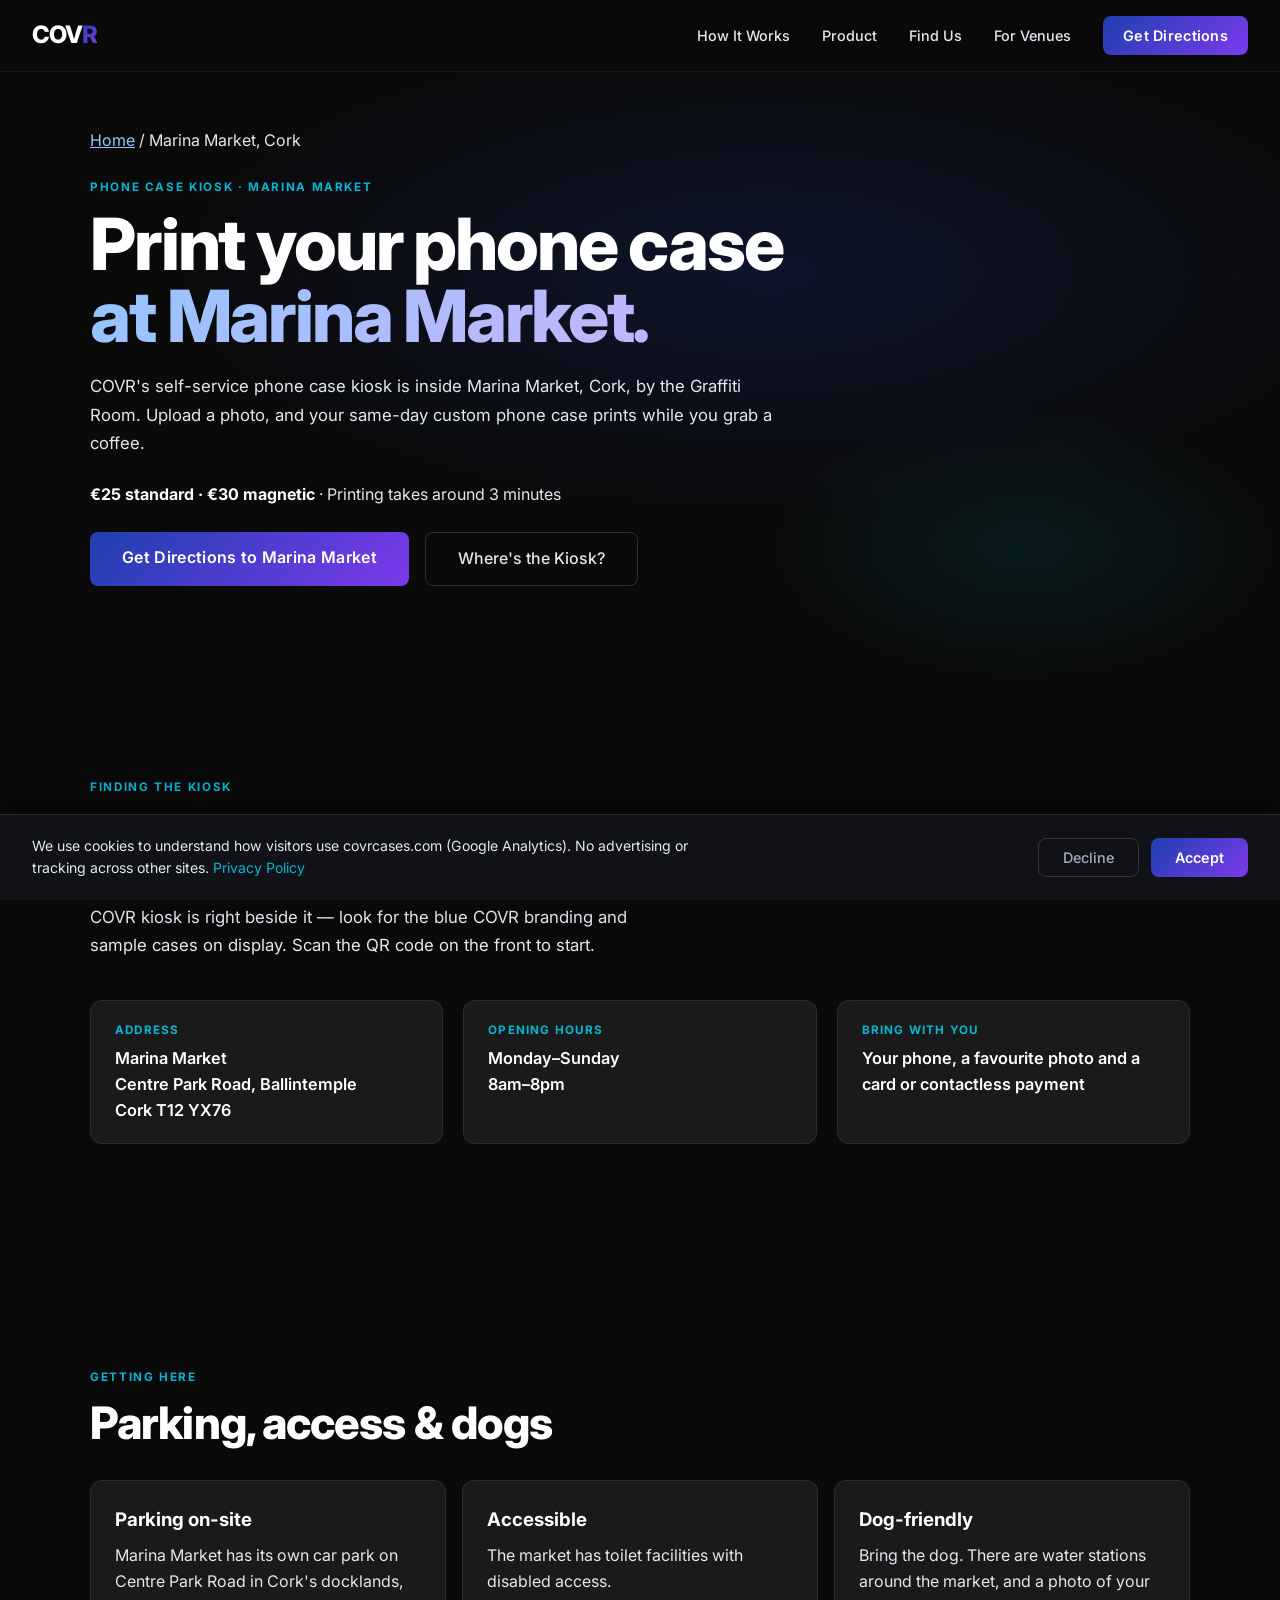
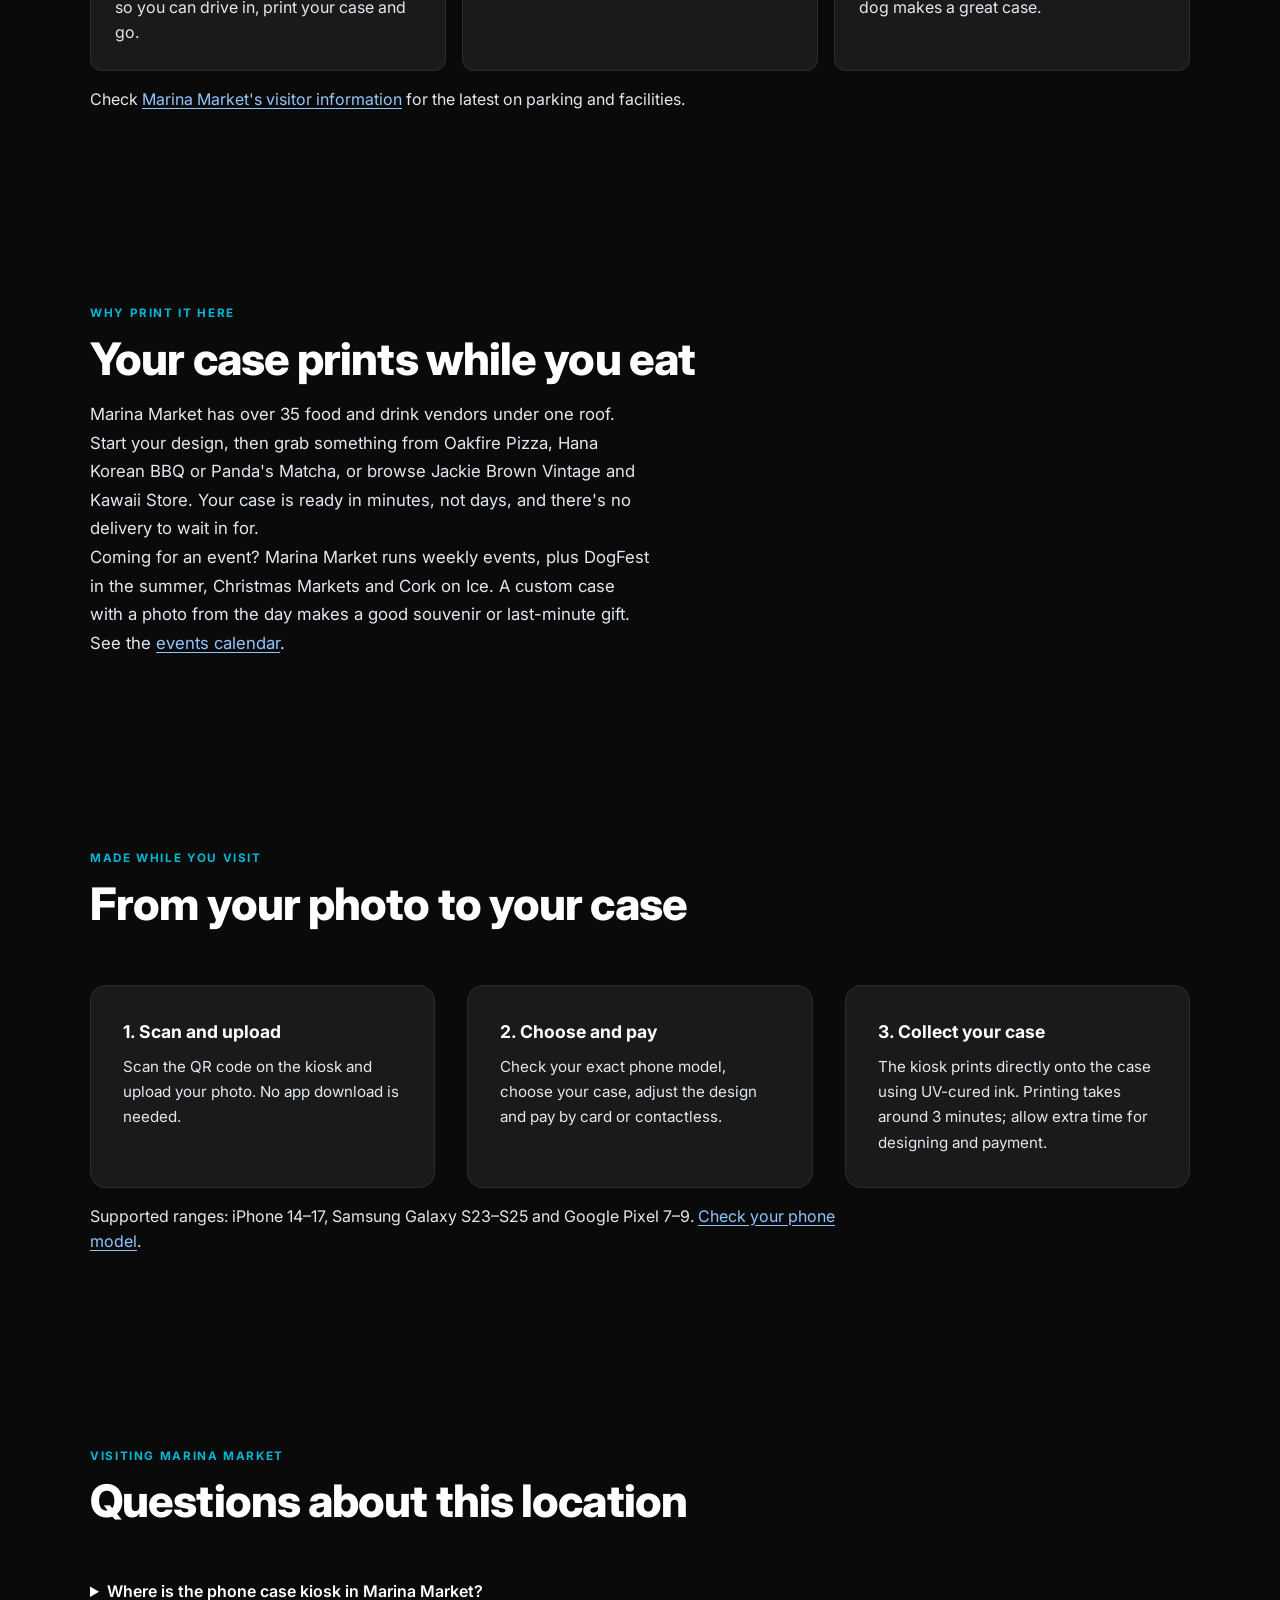
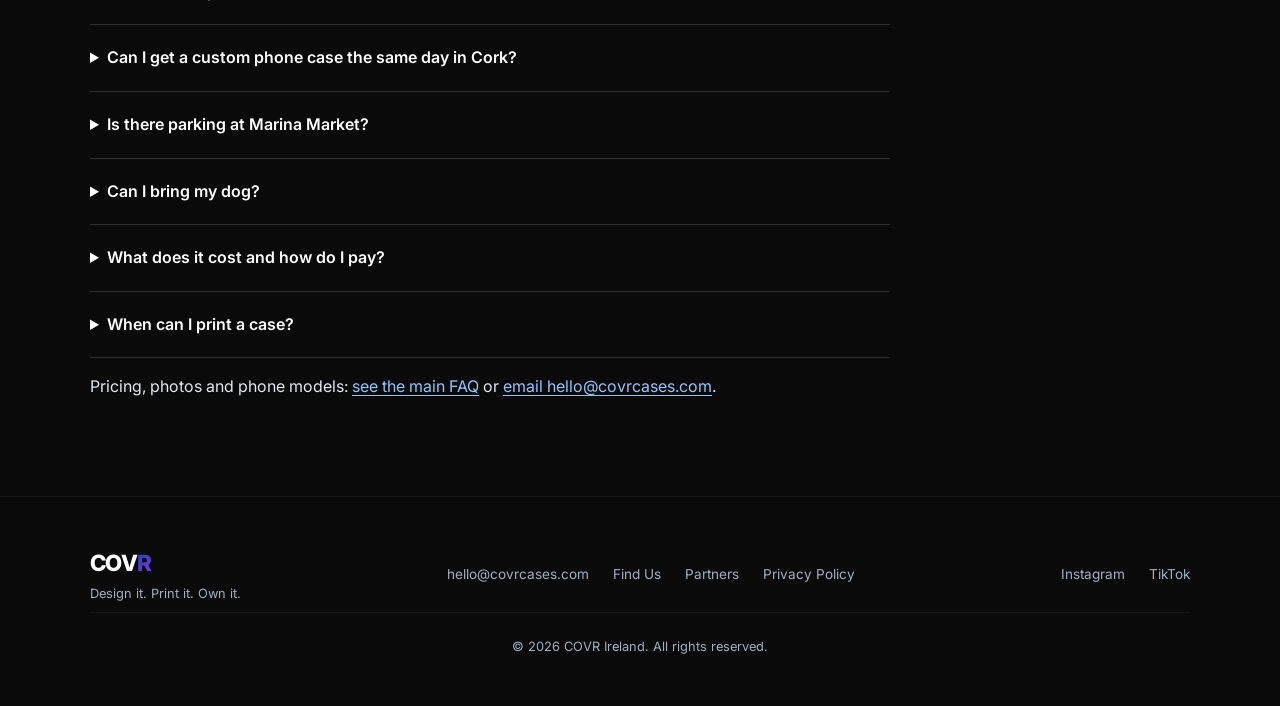
<file: marina-market-cork.html>
<!DOCTYPE html>
<html lang="en">
<head>
  <meta charset="UTF-8"/>
  <meta name="viewport" content="width=device-width, initial-scale=1.0"/>
  <title>Print a Phone Case at Marina Market Cork – Same-Day Kiosk | COVR</title>
  <meta name="description" content="COVR's phone case kiosk is inside Marina Market, Cork, by the Graffiti Room. Print a same-day custom phone case in about 3 minutes from €25. Parking, directions and tips."/>
  <meta property="og:title" content="Print a Phone Case at Marina Market Cork – Same-Day Kiosk | COVR"/>
  <meta property="og:description" content="COVR's phone case kiosk is inside Marina Market, Cork, by the Graffiti Room. Print a same-day custom phone case in about 3 minutes from €25. Parking, directions and tips."/>
  <meta property="og:type" content="website"/>
  <meta property="og:image" content="https://www.covrcases.com/assets/og-image.jpg"/>
  <meta property="og:image:width" content="1200"/>
  <meta property="og:image:height" content="630"/>
  <meta property="og:url" content="https://www.covrcases.com/marina-market-cork.html"/>
  <meta name="twitter:card" content="summary_large_image"/>
  <meta name="twitter:site" content="@covr_ireland"/>
  <meta name="twitter:image" content="https://www.covrcases.com/assets/og-image.jpg"/>
  <link rel="canonical" href="https://www.covrcases.com/marina-market-cork.html"/>
  <link rel="alternate" hreflang="en-IE" href="https://www.covrcases.com/marina-market-cork.html"/>
  <link rel="alternate" hreflang="en" href="https://www.covrcases.com/marina-market-cork.html"/>
  <link rel="alternate" hreflang="x-default" href="https://www.covrcases.com/marina-market-cork.html"/>
  <link rel="icon" type="image/svg+xml" href="favicon.svg"/>
  <link rel="preconnect" href="https://fonts.googleapis.com"/>
  <link rel="preconnect" href="https://fonts.gstatic.com" crossorigin/>
  <link href="https://fonts.googleapis.com/css2?family=Inter:wght@300;400;500;600;700;800&display=swap" rel="stylesheet"/>

  <!-- Organization Schema -->
  <script type="application/ld+json">
  {
    "@context": "https://schema.org",
    "@type": "Organization",
    "name": "COVR",
    "url": "https://www.covrcases.com",
    "logo": "https://www.covrcases.com/assets/covr-logo.png",
    "contactPoint": {
      "@type": "ContactPoint",
      "email": "hello@covrcases.com",
      "contactType": "customer service"
    },
    "sameAs": [
      "https://www.instagram.com/covr_ireland",
      "https://www.tiktok.com/@covr_ireland"
    ],
    "areaServed": { "@type": "Country", "name": "Ireland" },
    "description": "Ireland's first automated phone case printing kiosk."
  }
  </script>

  <link rel="stylesheet" href="assets/site.css"/>
<script type="application/ld+json">{"@context": "https://schema.org", "@type": ["LocalBusiness", "Store"], "@id": "https://www.covrcases.com/marina-market-cork.html#kiosk", "name": "COVR Phone Case Kiosk — Marina Market Cork", "description": "Self-service phone case printing kiosk at Marina Market, Cork. Print a same-day custom phone case from your own photo in about 3 minutes.", "image": ["https://www.covrcases.com/assets/og-image.jpg", "https://www.covrcases.com/images/kiosk-hero.png"], "url": "https://www.covrcases.com/marina-market-cork.html", "email": "hello@covrcases.com", "priceRange": "€25–€30", "currenciesAccepted": "EUR", "paymentAccepted": "Credit card, Debit card, Contactless", "address": {"@type": "PostalAddress", "streetAddress": "Marina Market, Centre Park Road", "addressLocality": "Cork", "addressRegion": "County Cork", "postalCode": "T12 YX76", "addressCountry": "IE"}, "geo": {"@type": "GeoCoordinates", "latitude": 51.89889, "longitude": -8.45194}, "hasMap": "https://maps.google.com/?q=Marina+Market+Centre+Park+Road+Cork+T12+YX76", "containedInPlace": {"@type": "Place", "name": "Marina Market", "url": "https://www.marinamarket.ie/"}, "openingHoursSpecification": {"@type": "OpeningHoursSpecification", "dayOfWeek": ["Monday", "Tuesday", "Wednesday", "Thursday", "Friday", "Saturday", "Sunday"], "opens": "08:00", "closes": "20:00"}, "sameAs": ["https://www.instagram.com/covr_ireland", "https://www.tiktok.com/@covr_ireland"], "parentOrganization": {"@type": "Organization", "name": "COVR", "url": "https://www.covrcases.com"}}</script>
<script type="application/ld+json">{"@context": "https://schema.org", "@type": "FAQPage", "mainEntity": [{"@type": "Question", "name": "Where is the phone case kiosk in Marina Market?", "acceptedAnswer": {"@type": "Answer", "text": "The COVR kiosk is inside Marina Market, by the Graffiti Room. Look for the blue COVR-branded printing machine."}}, {"@type": "Question", "name": "Can I get a custom phone case the same day in Cork?", "acceptedAnswer": {"@type": "Answer", "text": "Yes. The kiosk prints your case while you wait. Printing takes around 3 minutes; allow a few extra minutes to pick your model, upload your photo, adjust the design and pay."}}, {"@type": "Question", "name": "Is there parking at Marina Market?", "acceptedAnswer": {"@type": "Answer", "text": "Yes, Marina Market has parking on-site on Centre Park Road, so you can drive in, print your case and head off."}}, {"@type": "Question", "name": "Can I bring my dog?", "acceptedAnswer": {"@type": "Answer", "text": "Yes. Marina Market is dog-friendly and has water stations for dogs around the market."}}, {"@type": "Question", "name": "What does it cost and how do I pay?", "acceptedAnswer": {"@type": "Answer", "text": "A standard case costs €25 and a magnetic case costs €30. Pay by card or contactless at the kiosk; no app or online order is needed."}}, {"@type": "Question", "name": "When can I print a case?", "acceptedAnswer": {"@type": "Answer", "text": "Marina Market lists its opening hours as Monday to Sunday, 8am–8pm. Email hello@covrcases.com if you're travelling a long way and want to confirm your phone model first."}}]}</script>
<script type="application/ld+json">{"@context": "https://schema.org", "@type": "BreadcrumbList", "itemListElement": [{"@type": "ListItem", "position": 1, "name": "Home", "item": "https://www.covrcases.com/"}, {"@type": "ListItem", "position": 2, "name": "Marina Market, Cork", "item": "https://www.covrcases.com/marina-market-cork.html"}]}</script>
</head>
<body>
  <a href="#main" class="skip-link">Skip to content</a>

  <!-- NAV -->
  <nav>
    <a class="nav-logo" href="index.html#hero">COV<span>R</span></a>
    <div class="nav-links">
      <a href="index.html#how">How It Works</a>
      <a href="index.html#product">Product</a>
      <a href="index.html#find-us">Find Us</a>
      <a href="venues.html">For Venues</a>
      <a href="index.html#find-us" class="nav-cta">Get Directions</a>
    </div>
    <a href="index.html#find-us" class="nav-mobile-cta">Find Us</a>
    <button class="hamburger" id="hamburger" aria-label="Open menu" aria-expanded="false">
      <span></span><span></span><span></span>
    </button>
  </nav>

  <!-- MOBILE MENU -->
  <div class="mobile-menu" id="mobile-menu">
    <a href="index.html#how" onclick="closeMobileMenu()">How It Works</a>
    <a href="index.html#product" onclick="closeMobileMenu()">Product</a>
    <a href="index.html#find-us" onclick="closeMobileMenu()" class="highlight">→ Find Us</a>
    <a href="venues.html" onclick="closeMobileMenu()">For Venues</a>
  </div>

  <main id="main">
<section class="page-intro"><div class="container">
  <p class="breadcrumbs"><a href="index.html">Home</a> / Marina Market, Cork</p>
  <p class="section-eyebrow">Phone case kiosk · Marina Market</p>
  <h1>Print your phone case<br><em>at Marina Market.</em></h1>
  <p class="section-body">COVR's self-service phone case kiosk is inside Marina Market, Cork, by the Graffiti Room. Upload a photo, and your same-day custom phone case prints while you grab a coffee.</p>
  <p class="hero-price"><strong>€25 standard · €30 magnetic</strong> · Printing takes around 3 minutes</p>
  <div class="location-actions"><a class="btn-primary" href="https://maps.google.com/?q=Marina+Market+Centre+Park+Road+Cork+T12+YX76" target="_blank" rel="noopener">Get Directions to Marina Market</a><a class="btn-secondary" href="#find-the-kiosk">Where's the Kiosk?</a></div>
</div></section>

<section id="find-the-kiosk"><div class="container">
  <p class="section-eyebrow">Finding the kiosk</p>
  <h2 class="section-title">By the Graffiti Room</h2>
  <p class="section-body">Once you're inside Marina Market, head for the Graffiti Room. The COVR kiosk is right beside it — look for the blue COVR branding and sample cases on display. Scan the QR code on the front to start.</p>
  <div class="findus-row">
    <div class="findus-card"><div class="findus-label">Address</div><div class="findus-value">Marina Market<br>Centre Park Road, Ballintemple<br>Cork T12 YX76</div></div>
    <div class="findus-card"><div class="findus-label">Opening hours</div><div class="findus-value">Monday–Sunday<br>8am–8pm</div></div>
    <div class="findus-card"><div class="findus-label">Bring with you</div><div class="findus-value">Your phone, a favourite photo and a card or contactless payment</div></div>
  </div>
</div></section>

<section id="getting-here"><div class="container">
  <p class="section-eyebrow">Getting here</p>
  <h2 class="section-title">Parking, access &amp; dogs</h2>
  <div class="model-grid">
    <div class="model-card"><h3>Parking on-site</h3><p>Marina Market has its own car park on Centre Park Road in Cork's docklands, so you can drive in, print your case and go.</p></div>
    <div class="model-card"><h3>Accessible</h3><p>The market has toilet facilities with disabled access.</p></div>
    <div class="model-card"><h3>Dog-friendly</h3><p>Bring the dog. There are water stations around the market, and a photo of your dog makes a great case.</p></div>
  </div>
  <p class="model-note">Check <a href="https://www.marinamarket.ie/generalinformation" target="_blank" rel="noopener">Marina Market's visitor information</a> for the latest on parking and facilities.</p>
</div></section>

<section id="why-here"><div class="container">
  <p class="section-eyebrow">Why print it here</p>
  <h2 class="section-title">Your case prints while you eat</h2>
  <p class="section-body">Marina Market has over 35 food and drink vendors under one roof. Start your design, then grab something from Oakfire Pizza, Hana Korean BBQ or Panda's Matcha, or browse Jackie Brown Vintage and Kawaii Store. Your case is ready in minutes, not days, and there's no delivery to wait in for.</p>
  <p class="section-body">Coming for an event? Marina Market runs weekly events, plus DogFest in the summer, Christmas Markets and Cork on Ice. A custom case with a photo from the day makes a good souvenir or last-minute gift. See the <a class="content-link" href="https://www.marinamarket.ie/events" target="_blank" rel="noopener">events calendar</a>.</p>
</div></section>

<section id="printing"><div class="container"><p class="section-eyebrow">Made while you visit</p><h2 class="section-title">From your photo to your case</h2><div class="steps">
<div class="step"><h3>1. Scan and upload</h3><p>Scan the QR code on the kiosk and upload your photo. No app download is needed.</p></div>
<div class="step"><h3>2. Choose and pay</h3><p>Check your exact phone model, choose your case, adjust the design and pay by card or contactless.</p></div>
<div class="step"><h3>3. Collect your case</h3><p>The kiosk prints directly onto the case using UV-cured ink. Printing takes around 3 minutes; allow extra time for designing and payment.</p></div>
</div>
<p class="model-note hero-link">Supported ranges: iPhone 14–17, Samsung Galaxy S23–S25 and Google Pixel 7–9. <a href="index.html#supported-phones">Check your phone model</a>.</p>
</div></section>
<section id="faq"><div class="container"><p class="section-eyebrow">Visiting Marina Market</p><h2 class="section-title">Questions about this location</h2><div class="faq-list"><details><summary>Where is the phone case kiosk in Marina Market?</summary><p>The COVR kiosk is inside Marina Market, by the Graffiti Room. Look for the blue COVR-branded printing machine.</p></details><details><summary>Can I get a custom phone case the same day in Cork?</summary><p>Yes. The kiosk prints your case while you wait. Printing takes around 3 minutes; allow a few extra minutes to pick your model, upload your photo, adjust the design and pay.</p></details><details><summary>Is there parking at Marina Market?</summary><p>Yes, Marina Market has parking on-site on Centre Park Road, so you can drive in, print your case and head off.</p></details><details><summary>Can I bring my dog?</summary><p>Yes. Marina Market is dog-friendly and has water stations for dogs around the market.</p></details><details><summary>What does it cost and how do I pay?</summary><p>A standard case costs €25 and a magnetic case costs €30. Pay by card or contactless at the kiosk; no app or online order is needed.</p></details><details><summary>When can I print a case?</summary><p>Marina Market lists its opening hours as Monday to Sunday, 8am–8pm. Email hello@covrcases.com if you're travelling a long way and want to confirm your phone model first.</p></details></div>
<p class="model-note hero-link">Pricing, photos and phone models: <a href="index.html#faq">see the main FAQ</a> or <a href="mailto:hello@covrcases.com?subject=Marina%20Market%20visit">email hello@covrcases.com</a>.</p>
</div></section></main>
  <!-- FOOTER -->
  <footer>
    <div class="footer-inner">
      <div>
        <div class="footer-logo">COV<span>R</span></div>
        <div class="footer-tagline">Design it. Print it. Own it.</div>
      </div>
      <div class="footer-links">
        <a href="mailto:hello@covrcases.com">hello@covrcases.com</a>
        <a href="index.html#find-us">Find Us</a>
        <a href="venues.html">Partners</a>
        <a href="privacy.html">Privacy Policy</a>
      </div>
      <div class="footer-links">
        <a href="https://instagram.com/covr_ireland" target="_blank" rel="noopener">Instagram</a>
        <a href="https://tiktok.com/@covr_ireland" target="_blank" rel="noopener">TikTok</a>
      </div>
    </div>
    <div class="footer-inner">
      <p class="footer-copy">© 2026 COVR Ireland. All rights reserved.</p>
    </div>
  </footer>

  <!-- COOKIE BANNER -->
  <div id="cookie-banner" role="dialog" aria-label="Cookie consent">
    <p class="cookie-text">
      We use cookies to understand how visitors use covrcases.com (Google Analytics). No advertising or tracking across other sites.
      <a href="privacy.html">Privacy Policy</a>
    </p>
    <div class="cookie-btns">
      <button class="cookie-decline" onclick="declineCookies()">Decline</button>
      <button class="cookie-accept" onclick="acceptCookies()">Accept</button>
    </div>
  </div>

  <script src="assets/site.js" defer></script>
</body>
</html>
</file>
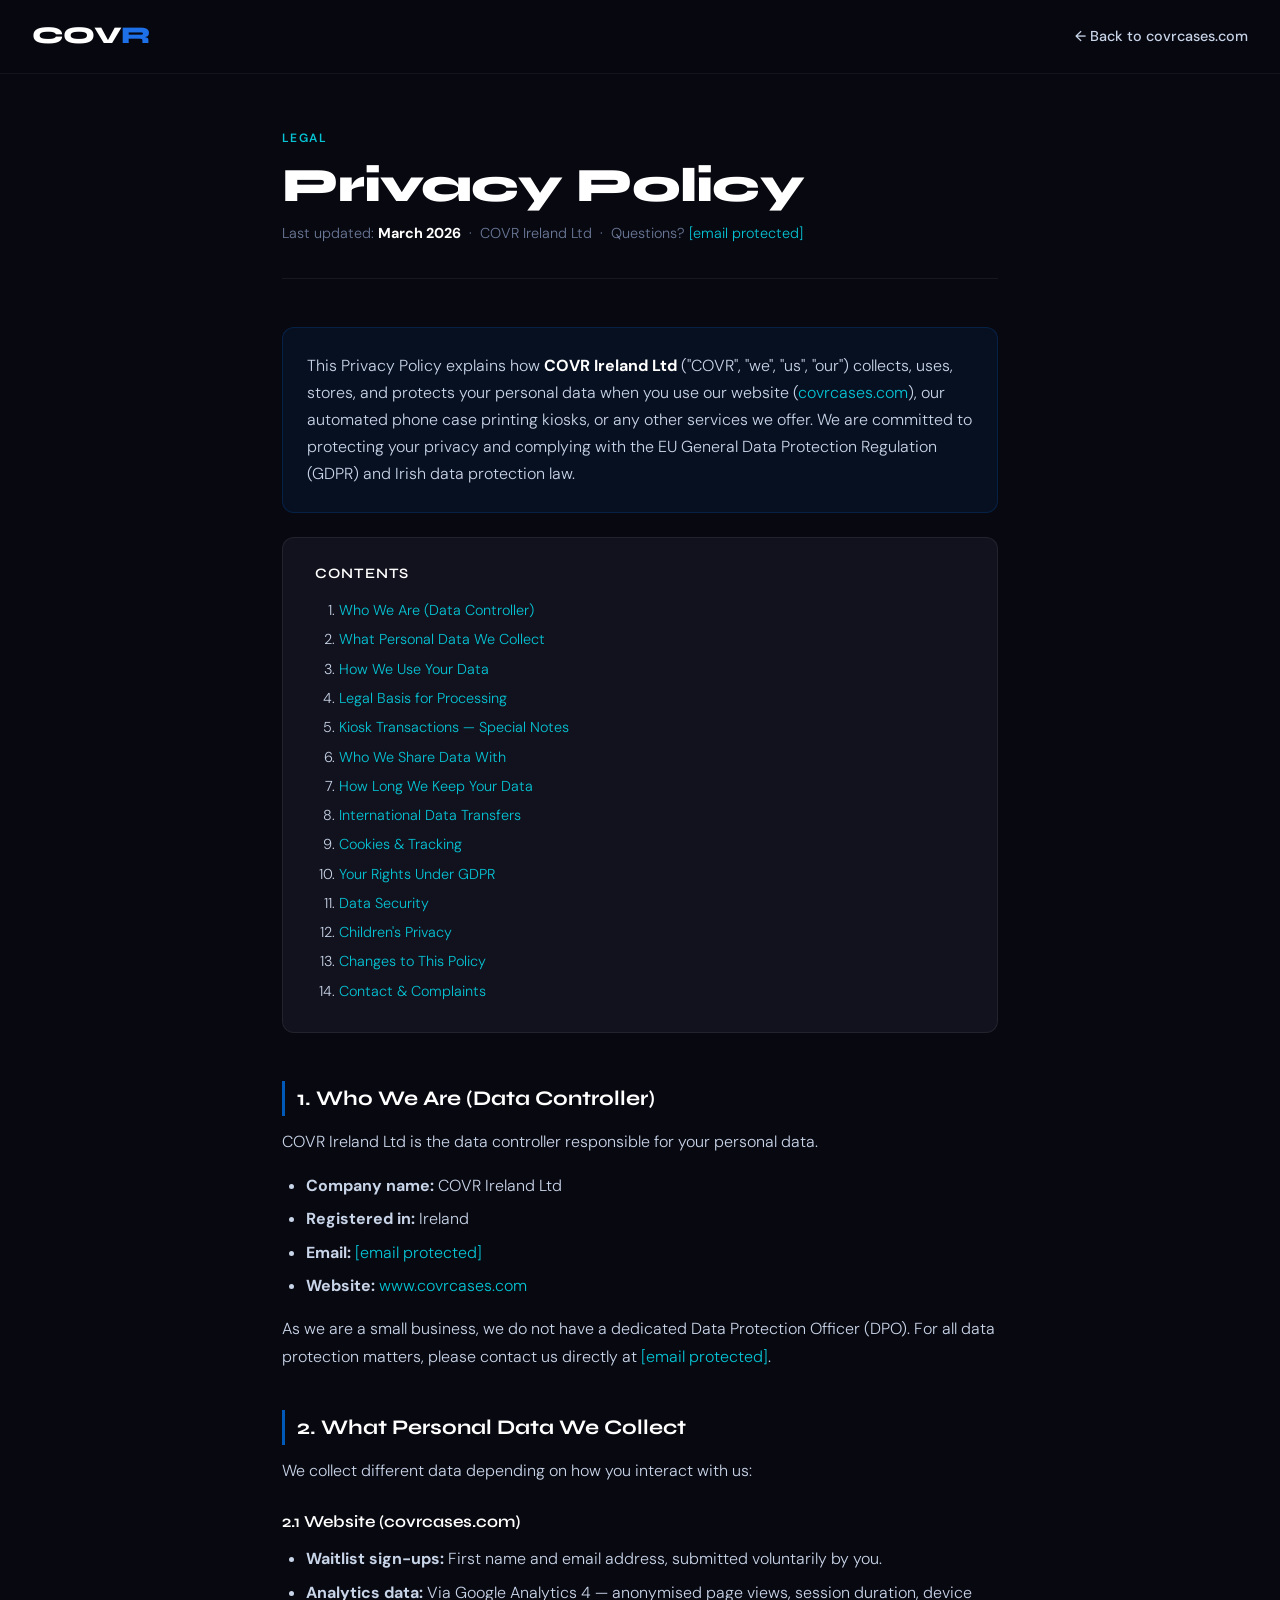
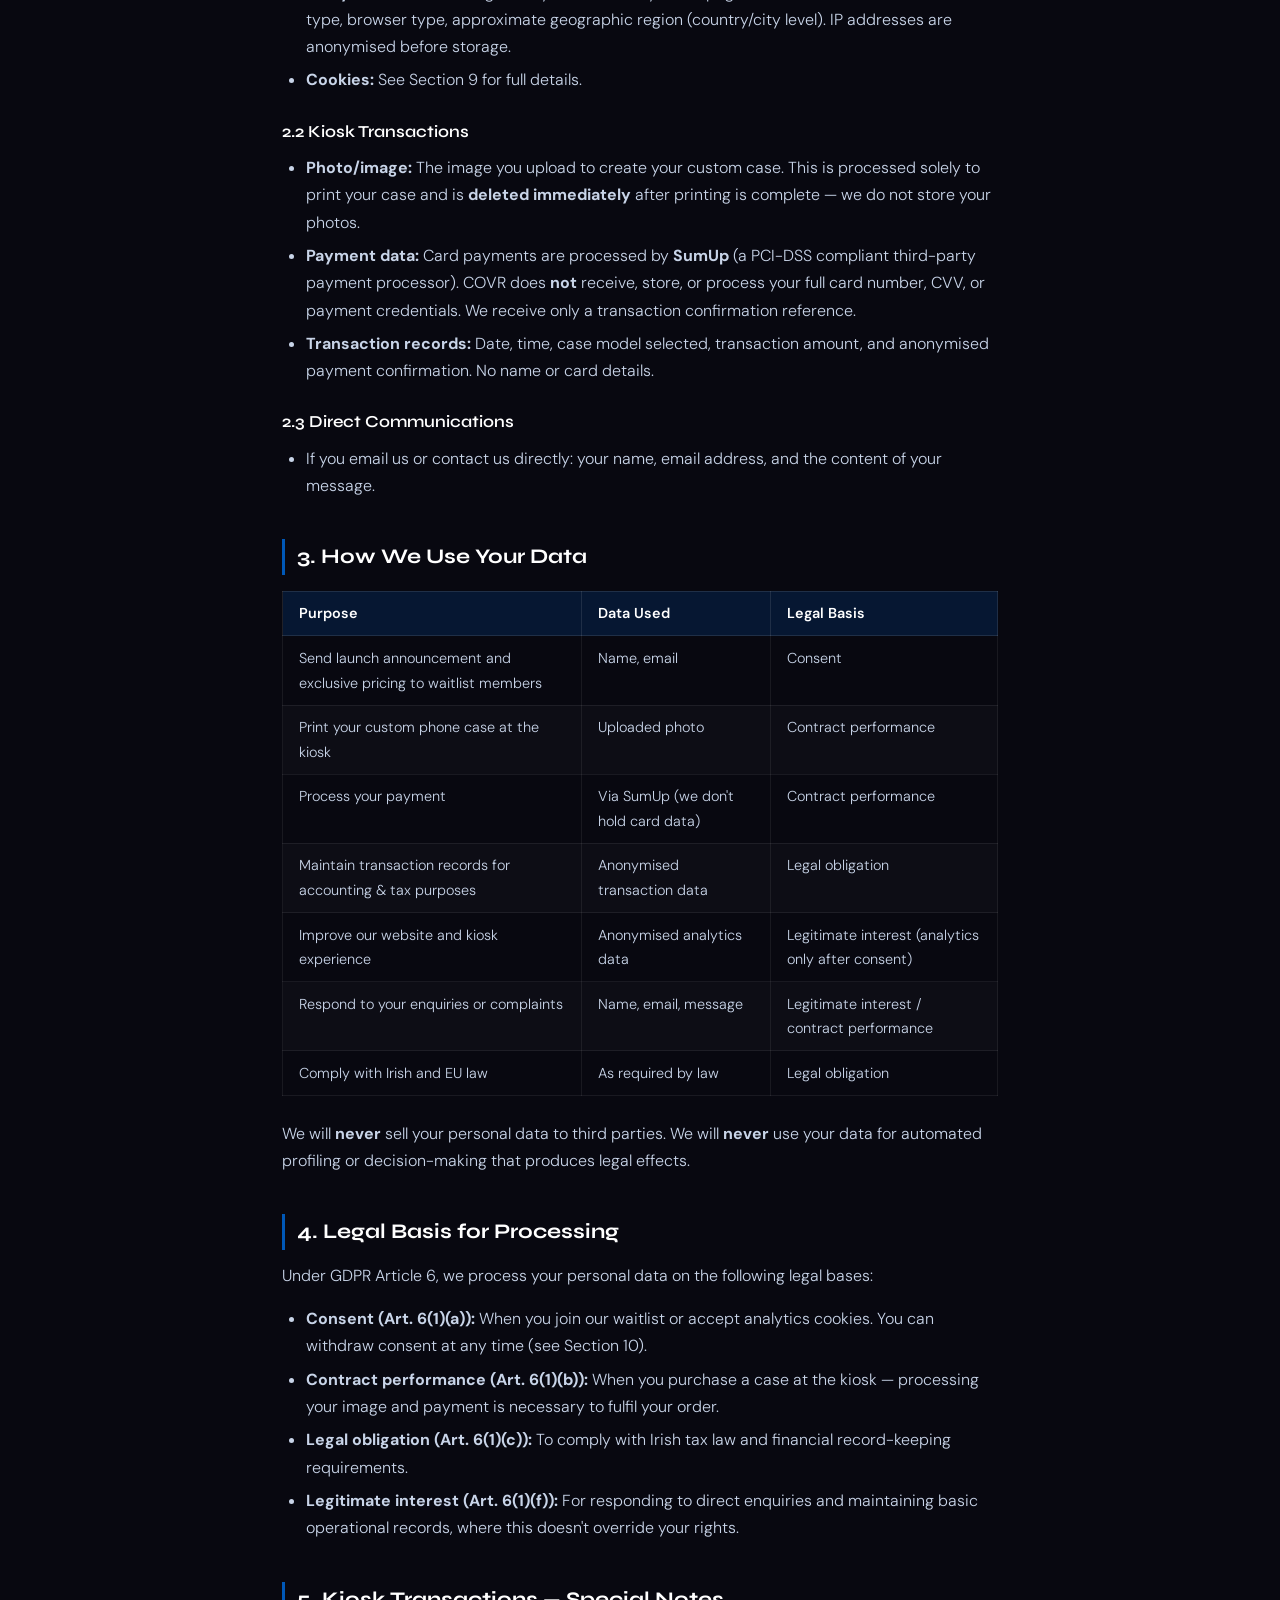
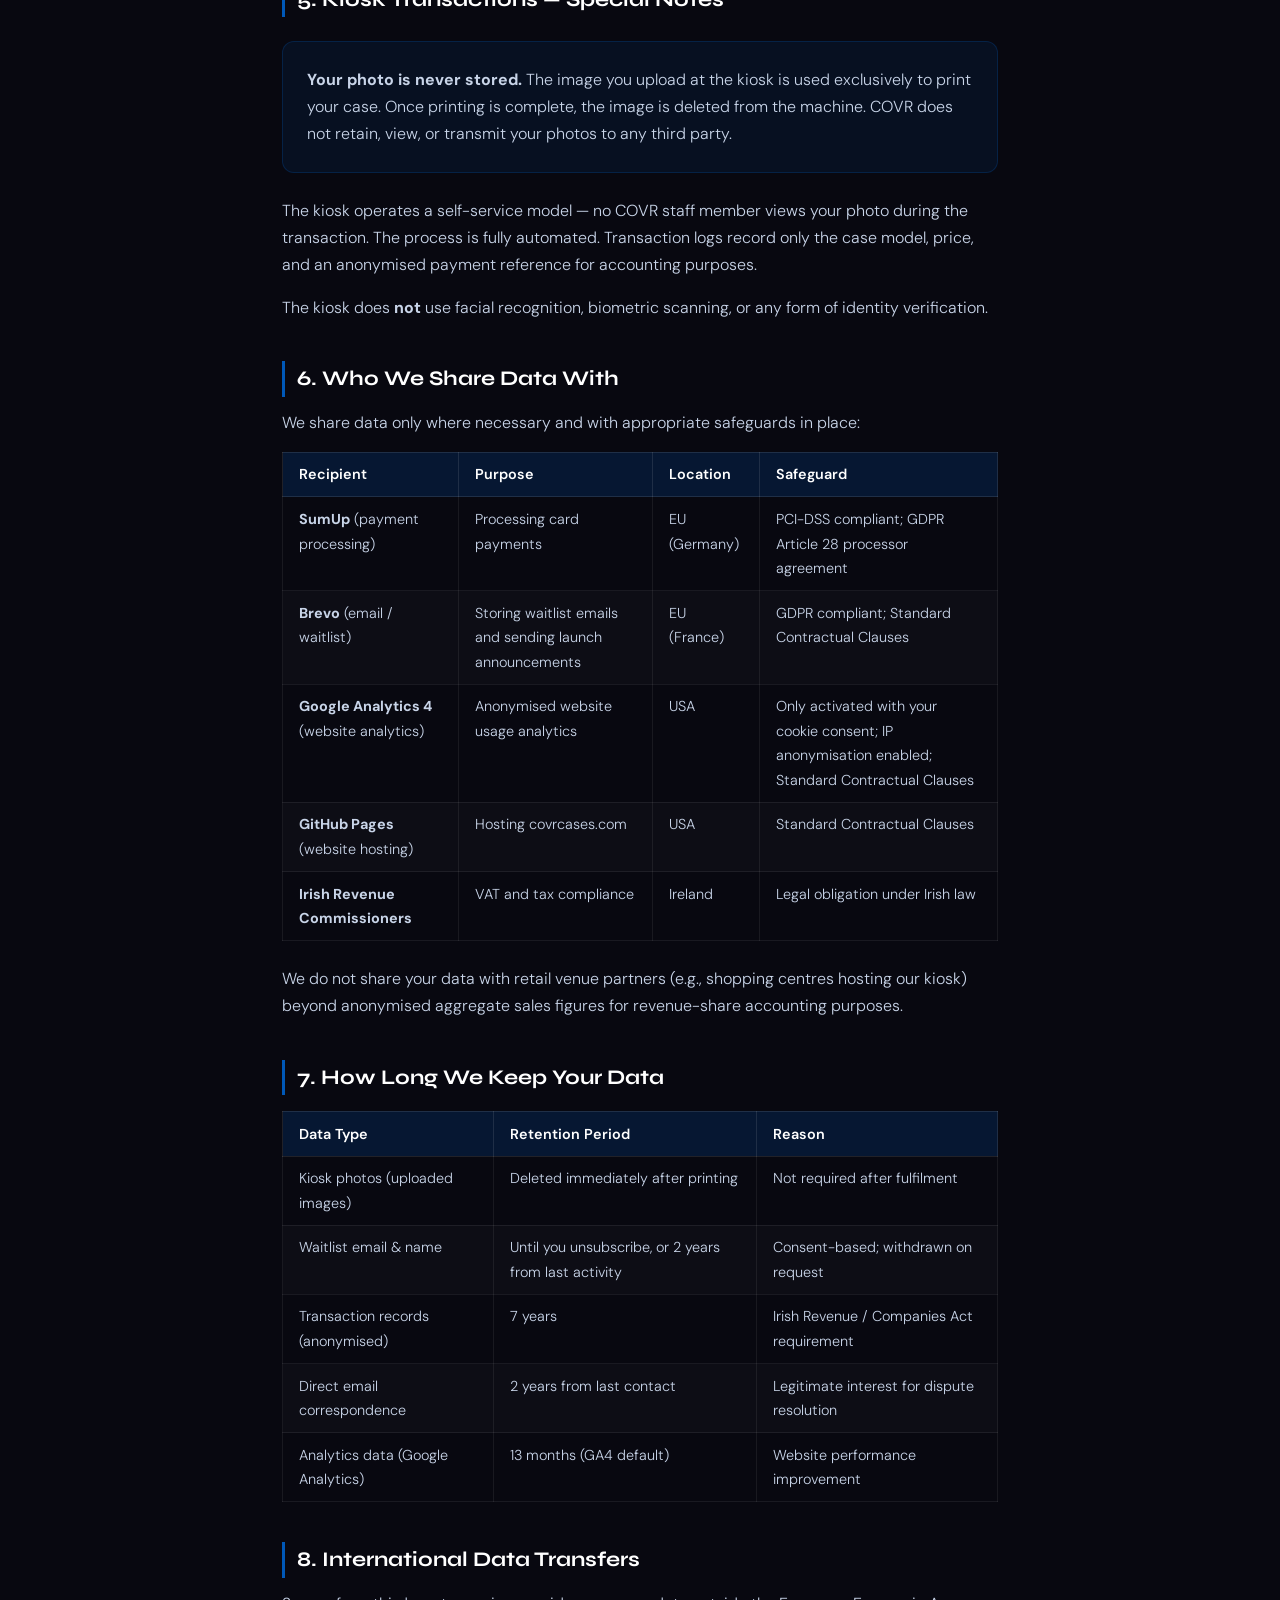
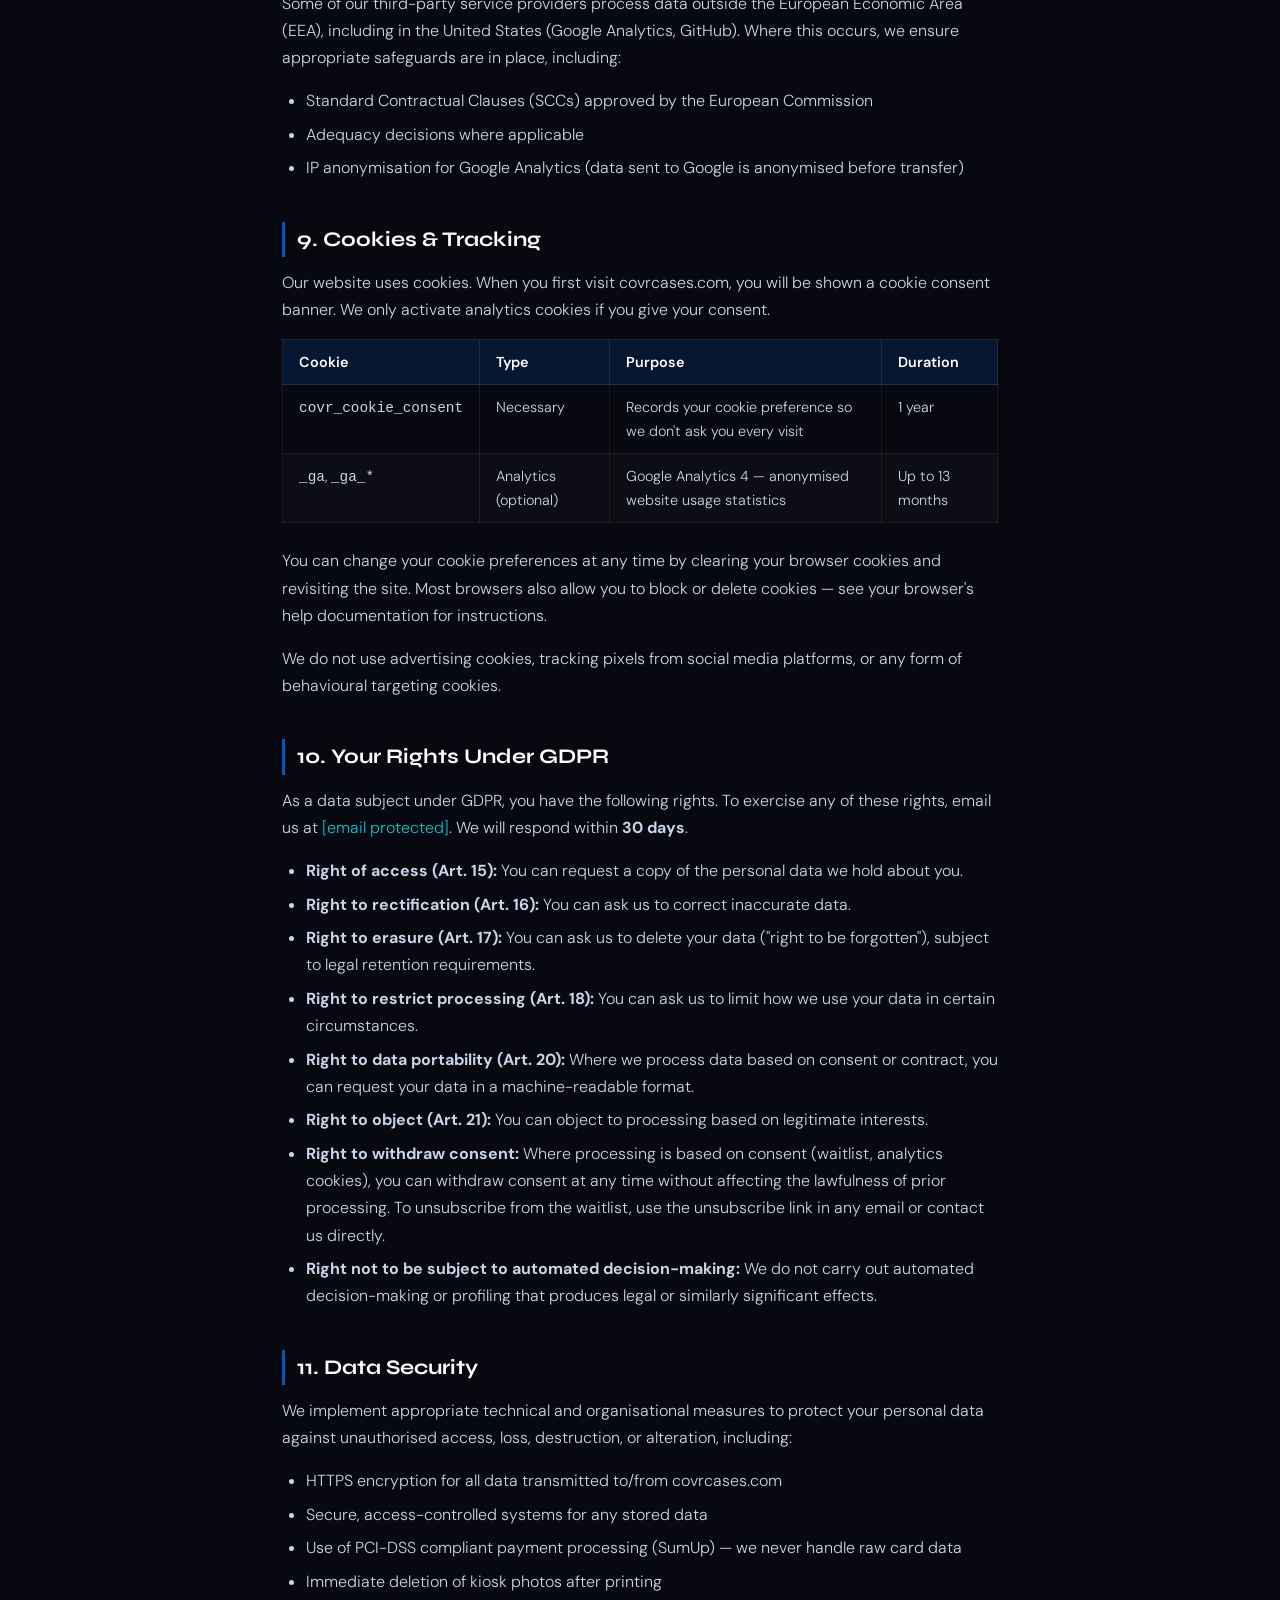
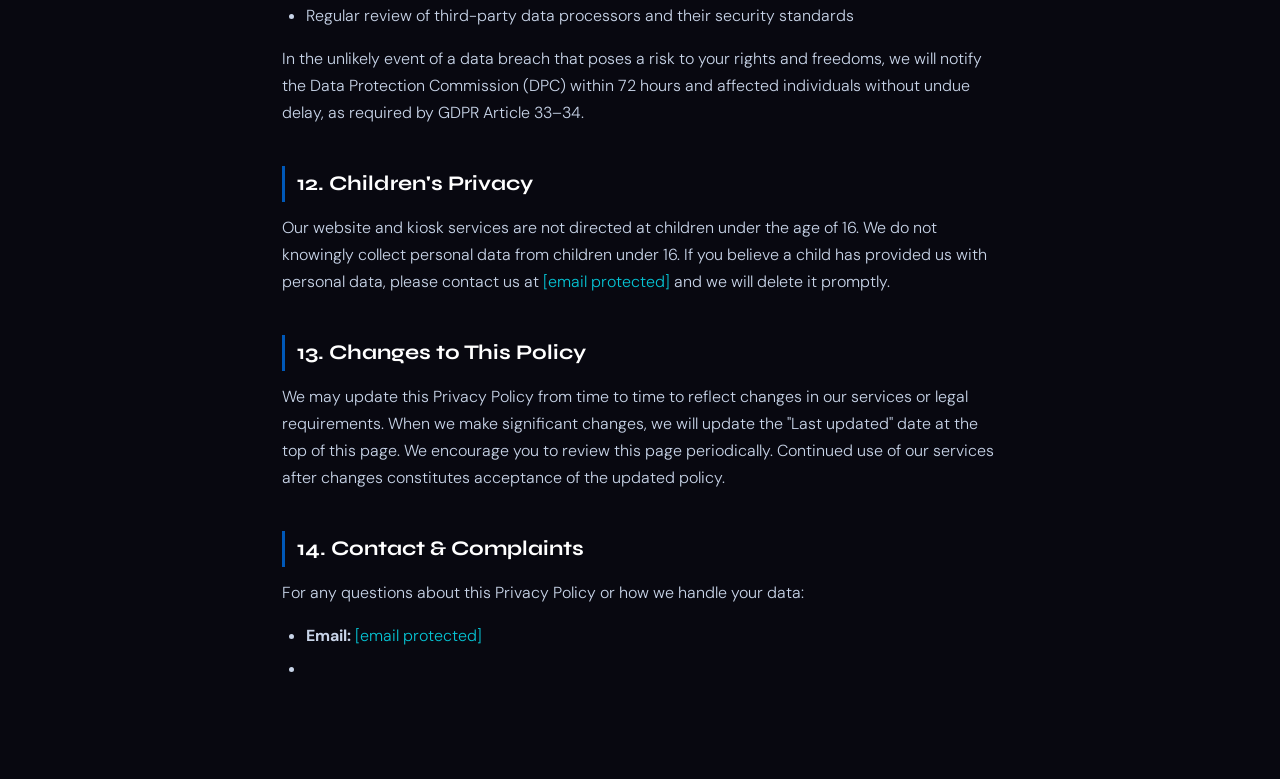
<file: privacy.html>
<!DOCTYPE html>
<html lang="en">
<head>
  <meta charset="UTF-8"/>
  <meta name="viewport" content="width=device-width, initial-scale=1.0"/>
  <title>Privacy Policy — COVR Ireland</title>
  <meta name="description" content="COVR Ireland Privacy Policy. How we collect, use and protect your personal data."/>
  <link rel="canonical" href="https://www.covrcases.com/privacy.html"/>
  <link rel="icon" type="image/svg+xml" href="favicon.svg"/>
  <link rel="preconnect" href="https://fonts.googleapis.com"/>
  <link rel="preconnect" href="https://fonts.gstatic.com" crossorigin/>
  <link href="https://fonts.googleapis.com/css2?family=Syne:wght@400;600;700;800&family=DM+Sans:ital,wght@0,300;0,400;0,500;1,400&display=swap" rel="stylesheet"/>
  <style>
    *, *::before, *::after { box-sizing: border-box; margin: 0; padding: 0; }
    :root {
      --black: #080810; --black-2: #0f0f1a; --card: #12121e;
      --card-border: rgba(255,255,255,0.07); --blue: #0058B8;
      --blue-bright: #1E70E8; --cyan: #06c4d4; --white: #ffffff;
      --mist: #c8d4e8; --gray: #6b7a99;
      --font-display: 'Syne', sans-serif; --font-body: 'DM Sans', sans-serif;
    }
    html { scroll-behavior: smooth; }
    body { background: var(--black); color: var(--white); font-family: var(--font-body); font-size: 16px; line-height: 1.7; overflow-x: hidden; }

    .privacy-nav {
      position: fixed; top: 0; left: 0; right: 0; z-index: 100;
      display: flex; align-items: center; justify-content: space-between;
      padding: 1rem 2rem;
      background: rgba(8,8,16,0.9); backdrop-filter: blur(20px);
      border-bottom: 1px solid rgba(255,255,255,0.05);
    }
    .nav-logo { font-family: var(--font-display); font-weight: 800; font-size: 1.5rem; letter-spacing: -0.03em; color: var(--white); text-decoration: none; }
    .nav-logo span { color: var(--blue-bright); }
    .nav-back { color: var(--mist); text-decoration: none; font-size: 0.9rem; font-weight: 500; transition: color 0.2s; }
    .nav-back:hover { color: var(--white); }

    .page-wrap { max-width: 780px; margin: 0 auto; padding: 8rem 2rem 5rem; }

    .page-eyebrow { font-size: 0.75rem; font-weight: 600; letter-spacing: 0.12em; text-transform: uppercase; color: var(--cyan); margin-bottom: 0.75rem; }
    h1 { font-family: var(--font-display); font-weight: 800; font-size: clamp(2rem, 5vw, 3rem); line-height: 1.1; letter-spacing: -0.02em; margin-bottom: 0.5rem; }
    .meta { color: var(--gray); font-size: 0.9rem; margin-bottom: 3rem; padding-bottom: 2rem; border-bottom: 1px solid rgba(255,255,255,0.06); }

    h2 { font-family: var(--font-display); font-weight: 700; font-size: 1.3rem; color: var(--white); margin: 2.5rem 0 0.75rem; padding-left: 0.75rem; border-left: 3px solid var(--blue); }
    h3 { font-family: var(--font-display); font-weight: 600; font-size: 1.05rem; color: var(--white); margin: 1.5rem 0 0.5rem; }
    p { color: var(--mist); font-weight: 300; margin-bottom: 1rem; }
    a { color: var(--cyan); text-decoration: none; }
    a:hover { text-decoration: underline; }

    ul, ol { color: var(--mist); font-weight: 300; padding-left: 1.5rem; margin-bottom: 1rem; }
    li { margin-bottom: 0.4rem; }

    .highlight-box {
      background: rgba(0,88,184,0.1); border: 1px solid rgba(0,88,184,0.25);
      border-radius: 12px; padding: 1.5rem; margin: 1.5rem 0;
    }
    .highlight-box p { margin-bottom: 0; }

    table { width: 100%; border-collapse: collapse; margin: 1rem 0 1.5rem; font-size: 0.9rem; }
    th { background: rgba(0,88,184,0.2); color: var(--white); font-weight: 600; padding: 0.6rem 1rem; text-align: left; border: 1px solid rgba(255,255,255,0.1); }
    td { color: var(--mist); padding: 0.6rem 1rem; border: 1px solid rgba(255,255,255,0.07); font-weight: 300; vertical-align: top; }
    tr:nth-child(even) td { background: rgba(255,255,255,0.02); }

    .toc { background: var(--card); border: 1px solid var(--card-border); border-radius: 12px; padding: 1.5rem 2rem; margin-bottom: 3rem; }
    .toc h3 { margin-top: 0; color: var(--white); font-size: 0.9rem; letter-spacing: 0.08em; text-transform: uppercase; margin-bottom: 0.75rem; }
    .toc ol { margin-bottom: 0; color: var(--mist); }
    .toc li { margin-bottom: 0.3rem; font-size: 0.9rem; }
    .toc a { color: var(--cyan); }

    footer {
      background: var(--black); border-top: 1px solid rgba(255,255,255,0.06);
      padding: 3rem 2rem; text-align: center;
    }
    .footer-logo { font-family: var(--font-display); font-weight: 800; font-size: 1.4rem; letter-spacing: -0.02em; }
    .footer-logo span { color: var(--blue-bright); }
    footer p { color: var(--gray); font-size: 0.85rem; margin-top: 0.5rem; }
  </style>
</head>
<body>

  <div class="privacy-nav">
    <a class="nav-logo" href="/">COV<span>R</span></a>
    <a class="nav-back" href="/">← Back to covrcases.com</a>
  </div>

  <div class="page-wrap">
    <p class="page-eyebrow">Legal</p>
    <h1>Privacy Policy</h1>
    <p class="meta">
      Last updated: <strong style="color:var(--white)">March 2026</strong> &nbsp;·&nbsp;
      COVR Ireland Ltd &nbsp;·&nbsp;
      Questions? <a href="/cdn-cgi/l/email-protection#c3aba6afafac83a0acb5b1a0a2b0a6b0eda0acae"><span class="__cf_email__" data-cfemail="b9d1dcd5d5d6f9dad6cfcbdad8cadcca97dad6d4">[email&#160;protected]</span></a>
    </p>

    <div class="highlight-box">
      <p>This Privacy Policy explains how <strong style="color:var(--white)">COVR Ireland Ltd</strong> ("COVR", "we", "us", "our") collects, uses, stores, and protects your personal data when you use our website (<a href="https://www.covrcases.com">covrcases.com</a>), our automated phone case printing kiosks, or any other services we offer. We are committed to protecting your privacy and complying with the EU General Data Protection Regulation (GDPR) and Irish data protection law.</p>
    </div>

    <div class="toc" role="navigation" aria-label="Table of contents">
      <h3>Contents</h3>
      <ol>
        <li><a href="#controller">Who We Are (Data Controller)</a></li>
        <li><a href="#what-we-collect">What Personal Data We Collect</a></li>
        <li><a href="#how-we-use">How We Use Your Data</a></li>
        <li><a href="#legal-basis">Legal Basis for Processing</a></li>
        <li><a href="#kiosk">Kiosk Transactions — Special Notes</a></li>
        <li><a href="#sharing">Who We Share Data With</a></li>
        <li><a href="#retention">How Long We Keep Your Data</a></li>
        <li><a href="#transfers">International Data Transfers</a></li>
        <li><a href="#cookies">Cookies &amp; Tracking</a></li>
        <li><a href="#rights">Your Rights Under GDPR</a></li>
        <li><a href="#security">Data Security</a></li>
        <li><a href="#children">Children's Privacy</a></li>
        <li><a href="#changes">Changes to This Policy</a></li>
        <li><a href="#contact">Contact &amp; Complaints</a></li>
      </ol>
    </div>

    <h2 id="controller">1. Who We Are (Data Controller)</h2>
    <p>COVR Ireland Ltd is the data controller responsible for your personal data.</p>
    <ul>
      <li><strong>Company name:</strong> COVR Ireland Ltd</li>
      <li><strong>Registered in:</strong> Ireland</li>
      <li><strong>Email:</strong> <a href="/cdn-cgi/l/email-protection#7f171a1313103f1c10090d1c1e0c1a0c511c1012"><span class="__cf_email__" data-cfemail="731b161f1f1c33101c050110120016005d101c1e">[email&#160;protected]</span></a></li>
      <li><strong>Website:</strong> <a href="https://www.covrcases.com">www.covrcases.com</a></li>
    </ul>
    <p>As we are a small business, we do not have a dedicated Data Protection Officer (DPO). For all data protection matters, please contact us directly at <a href="/cdn-cgi/l/email-protection#8ce4e9e0e0e3ccefe3fafeefedffe9ffa2efe3e1"><span class="__cf_email__" data-cfemail="e8808d848487a88b879e9a8b899b8d9bc68b8785">[email&#160;protected]</span></a>.</p>

    <h2 id="what-we-collect">2. What Personal Data We Collect</h2>
    <p>We collect different data depending on how you interact with us:</p>

    <h3>2.1 Website (covrcases.com)</h3>
    <ul>
      <li><strong>Waitlist sign-ups:</strong> First name and email address, submitted voluntarily by you.</li>
      <li><strong>Analytics data:</strong> Via Google Analytics 4 — anonymised page views, session duration, device type, browser type, approximate geographic region (country/city level). IP addresses are anonymised before storage.</li>
      <li><strong>Cookies:</strong> See Section 9 for full details.</li>
    </ul>

    <h3>2.2 Kiosk Transactions</h3>
    <ul>
      <li><strong>Photo/image:</strong> The image you upload to create your custom case. This is processed solely to print your case and is <strong>deleted immediately</strong> after printing is complete — we do not store your photos.</li>
      <li><strong>Payment data:</strong> Card payments are processed by <strong>SumUp</strong> (a PCI-DSS compliant third-party payment processor). COVR does <strong>not</strong> receive, store, or process your full card number, CVV, or payment credentials. We receive only a transaction confirmation reference.</li>
      <li><strong>Transaction records:</strong> Date, time, case model selected, transaction amount, and anonymised payment confirmation. No name or card details.</li>
    </ul>

    <h3>2.3 Direct Communications</h3>
    <ul>
      <li>If you email us or contact us directly: your name, email address, and the content of your message.</li>
    </ul>

    <h2 id="how-we-use">3. How We Use Your Data</h2>
    <table>
      <thead>
        <tr><th>Purpose</th><th>Data Used</th><th>Legal Basis</th></tr>
      </thead>
      <tbody>
        <tr><td>Send launch announcement and exclusive pricing to waitlist members</td><td>Name, email</td><td>Consent</td></tr>
        <tr><td>Print your custom phone case at the kiosk</td><td>Uploaded photo</td><td>Contract performance</td></tr>
        <tr><td>Process your payment</td><td>Via SumUp (we don't hold card data)</td><td>Contract performance</td></tr>
        <tr><td>Maintain transaction records for accounting &amp; tax purposes</td><td>Anonymised transaction data</td><td>Legal obligation</td></tr>
        <tr><td>Improve our website and kiosk experience</td><td>Anonymised analytics data</td><td>Legitimate interest (analytics only after consent)</td></tr>
        <tr><td>Respond to your enquiries or complaints</td><td>Name, email, message</td><td>Legitimate interest / contract performance</td></tr>
        <tr><td>Comply with Irish and EU law</td><td>As required by law</td><td>Legal obligation</td></tr>
      </tbody>
    </table>

    <p>We will <strong>never</strong> sell your personal data to third parties. We will <strong>never</strong> use your data for automated profiling or decision-making that produces legal effects.</p>

    <h2 id="legal-basis">4. Legal Basis for Processing</h2>
    <p>Under GDPR Article 6, we process your personal data on the following legal bases:</p>
    <ul>
      <li><strong>Consent (Art. 6(1)(a)):</strong> When you join our waitlist or accept analytics cookies. You can withdraw consent at any time (see Section 10).</li>
      <li><strong>Contract performance (Art. 6(1)(b)):</strong> When you purchase a case at the kiosk — processing your image and payment is necessary to fulfil your order.</li>
      <li><strong>Legal obligation (Art. 6(1)(c)):</strong> To comply with Irish tax law and financial record-keeping requirements.</li>
      <li><strong>Legitimate interest (Art. 6(1)(f)):</strong> For responding to direct enquiries and maintaining basic operational records, where this doesn't override your rights.</li>
    </ul>

    <h2 id="kiosk">5. Kiosk Transactions — Special Notes</h2>
    <div class="highlight-box">
      <p><strong>Your photo is never stored.</strong> The image you upload at the kiosk is used exclusively to print your case. Once printing is complete, the image is deleted from the machine. COVR does not retain, view, or transmit your photos to any third party.</p>
    </div>
    <p>The kiosk operates a self-service model — no COVR staff member views your photo during the transaction. The process is fully automated. Transaction logs record only the case model, price, and an anonymised payment reference for accounting purposes.</p>
    <p>The kiosk does <strong>not</strong> use facial recognition, biometric scanning, or any form of identity verification.</p>

    <h2 id="sharing">6. Who We Share Data With</h2>
    <p>We share data only where necessary and with appropriate safeguards in place:</p>
    <table>
      <thead>
        <tr><th>Recipient</th><th>Purpose</th><th>Location</th><th>Safeguard</th></tr>
      </thead>
      <tbody>
        <tr><td><strong>SumUp</strong> (payment processing)</td><td>Processing card payments</td><td>EU (Germany)</td><td>PCI-DSS compliant; GDPR Article 28 processor agreement</td></tr>
        <tr><td><strong>Brevo</strong> (email / waitlist)</td><td>Storing waitlist emails and sending launch announcements</td><td>EU (France)</td><td>GDPR compliant; Standard Contractual Clauses</td></tr>
        <tr><td><strong>Google Analytics 4</strong> (website analytics)</td><td>Anonymised website usage analytics</td><td>USA</td><td>Only activated with your cookie consent; IP anonymisation enabled; Standard Contractual Clauses</td></tr>
        <tr><td><strong>GitHub Pages</strong> (website hosting)</td><td>Hosting covrcases.com</td><td>USA</td><td>Standard Contractual Clauses</td></tr>
        <tr><td><strong>Irish Revenue Commissioners</strong></td><td>VAT and tax compliance</td><td>Ireland</td><td>Legal obligation under Irish law</td></tr>
      </tbody>
    </table>
    <p>We do not share your data with retail venue partners (e.g., shopping centres hosting our kiosk) beyond anonymised aggregate sales figures for revenue-share accounting purposes.</p>

    <h2 id="retention">7. How Long We Keep Your Data</h2>
    <table>
      <thead>
        <tr><th>Data Type</th><th>Retention Period</th><th>Reason</th></tr>
      </thead>
      <tbody>
        <tr><td>Kiosk photos (uploaded images)</td><td>Deleted immediately after printing</td><td>Not required after fulfilment</td></tr>
        <tr><td>Waitlist email &amp; name</td><td>Until you unsubscribe, or 2 years from last activity</td><td>Consent-based; withdrawn on request</td></tr>
        <tr><td>Transaction records (anonymised)</td><td>7 years</td><td>Irish Revenue / Companies Act requirement</td></tr>
        <tr><td>Direct email correspondence</td><td>2 years from last contact</td><td>Legitimate interest for dispute resolution</td></tr>
        <tr><td>Analytics data (Google Analytics)</td><td>13 months (GA4 default)</td><td>Website performance improvement</td></tr>
      </tbody>
    </table>

    <h2 id="transfers">8. International Data Transfers</h2>
    <p>Some of our third-party service providers process data outside the European Economic Area (EEA), including in the United States (Google Analytics, GitHub). Where this occurs, we ensure appropriate safeguards are in place, including:</p>
    <ul>
      <li>Standard Contractual Clauses (SCCs) approved by the European Commission</li>
      <li>Adequacy decisions where applicable</li>
      <li>IP anonymisation for Google Analytics (data sent to Google is anonymised before transfer)</li>
    </ul>

    <h2 id="cookies">9. Cookies &amp; Tracking</h2>
    <p>Our website uses cookies. When you first visit covrcases.com, you will be shown a cookie consent banner. We only activate analytics cookies if you give your consent.</p>
    <table>
      <thead>
        <tr><th>Cookie</th><th>Type</th><th>Purpose</th><th>Duration</th></tr>
      </thead>
      <tbody>
        <tr><td><code>covr_cookie_consent</code></td><td>Necessary</td><td>Records your cookie preference so we don't ask you every visit</td><td>1 year</td></tr>
        <tr><td><code>_ga</code>, <code>_ga_*</code></td><td>Analytics (optional)</td><td>Google Analytics 4 — anonymised website usage statistics</td><td>Up to 13 months</td></tr>
      </tbody>
    </table>
    <p>You can change your cookie preferences at any time by clearing your browser cookies and revisiting the site. Most browsers also allow you to block or delete cookies — see your browser's help documentation for instructions.</p>
    <p>We do not use advertising cookies, tracking pixels from social media platforms, or any form of behavioural targeting cookies.</p>

    <h2 id="rights">10. Your Rights Under GDPR</h2>
    <p>As a data subject under GDPR, you have the following rights. To exercise any of these rights, email us at <a href="/cdn-cgi/l/email-protection#3a525f5656557a59554c48595b495f4914595557"><span class="__cf_email__" data-cfemail="3a525f5656557a59554c48595b495f4914595557">[email&#160;protected]</span></a>. We will respond within <strong>30 days</strong>.</p>
    <ul>
      <li><strong>Right of access (Art. 15):</strong> You can request a copy of the personal data we hold about you.</li>
      <li><strong>Right to rectification (Art. 16):</strong> You can ask us to correct inaccurate data.</li>
      <li><strong>Right to erasure (Art. 17):</strong> You can ask us to delete your data ("right to be forgotten"), subject to legal retention requirements.</li>
      <li><strong>Right to restrict processing (Art. 18):</strong> You can ask us to limit how we use your data in certain circumstances.</li>
      <li><strong>Right to data portability (Art. 20):</strong> Where we process data based on consent or contract, you can request your data in a machine-readable format.</li>
      <li><strong>Right to object (Art. 21):</strong> You can object to processing based on legitimate interests.</li>
      <li><strong>Right to withdraw consent:</strong> Where processing is based on consent (waitlist, analytics cookies), you can withdraw consent at any time without affecting the lawfulness of prior processing. To unsubscribe from the waitlist, use the unsubscribe link in any email or contact us directly.</li>
      <li><strong>Right not to be subject to automated decision-making:</strong> We do not carry out automated decision-making or profiling that produces legal or similarly significant effects.</li>
    </ul>

    <h2 id="security">11. Data Security</h2>
    <p>We implement appropriate technical and organisational measures to protect your personal data against unauthorised access, loss, destruction, or alteration, including:</p>
    <ul>
      <li>HTTPS encryption for all data transmitted to/from covrcases.com</li>
      <li>Secure, access-controlled systems for any stored data</li>
      <li>Use of PCI-DSS compliant payment processing (SumUp) — we never handle raw card data</li>
      <li>Immediate deletion of kiosk photos after printing</li>
      <li>Regular review of third-party data processors and their security standards</li>
    </ul>
    <p>In the unlikely event of a data breach that poses a risk to your rights and freedoms, we will notify the Data Protection Commission (DPC) within 72 hours and affected individuals without undue delay, as required by GDPR Article 33–34.</p>

    <h2 id="children">12. Children's Privacy</h2>
    <p>Our website and kiosk services are not directed at children under the age of 16. We do not knowingly collect personal data from children under 16. If you believe a child has provided us with personal data, please contact us at <a href="/cdn-cgi/l/email-protection#fe969b929291be9d91888c9d9f8d9b8dd09d9193"><span class="__cf_email__" data-cfemail="3b535e5757547b58544d49585a485e4815585456">[email&#160;protected]</span></a> and we will delete it promptly.</p>

    <h2 id="changes">13. Changes to This Policy</h2>
    <p>We may update this Privacy Policy from time to time to reflect changes in our services or legal requirements. When we make significant changes, we will update the "Last updated" date at the top of this page. We encourage you to review this page periodically. Continued use of our services after changes constitutes acceptance of the updated policy.</p>

    <h2 id="contact">14. Contact &amp; Complaints</h2>
    <p>For any questions about this Privacy Policy or how we handle your data:</p>
    <ul>
      <li><strong>Email:</strong> <a href="/cdn-cgi/l/email-protection#ef878a838380af8c80999d8c8e9c8a9cc18c8082"><span class="__cf_email__" data-cfemail="d2bab7bebebd92b1bda4a0b1b3a1b7a1fcb1bdbf">[email&#160;protected]</span></a></li>
      <li><s
</file>
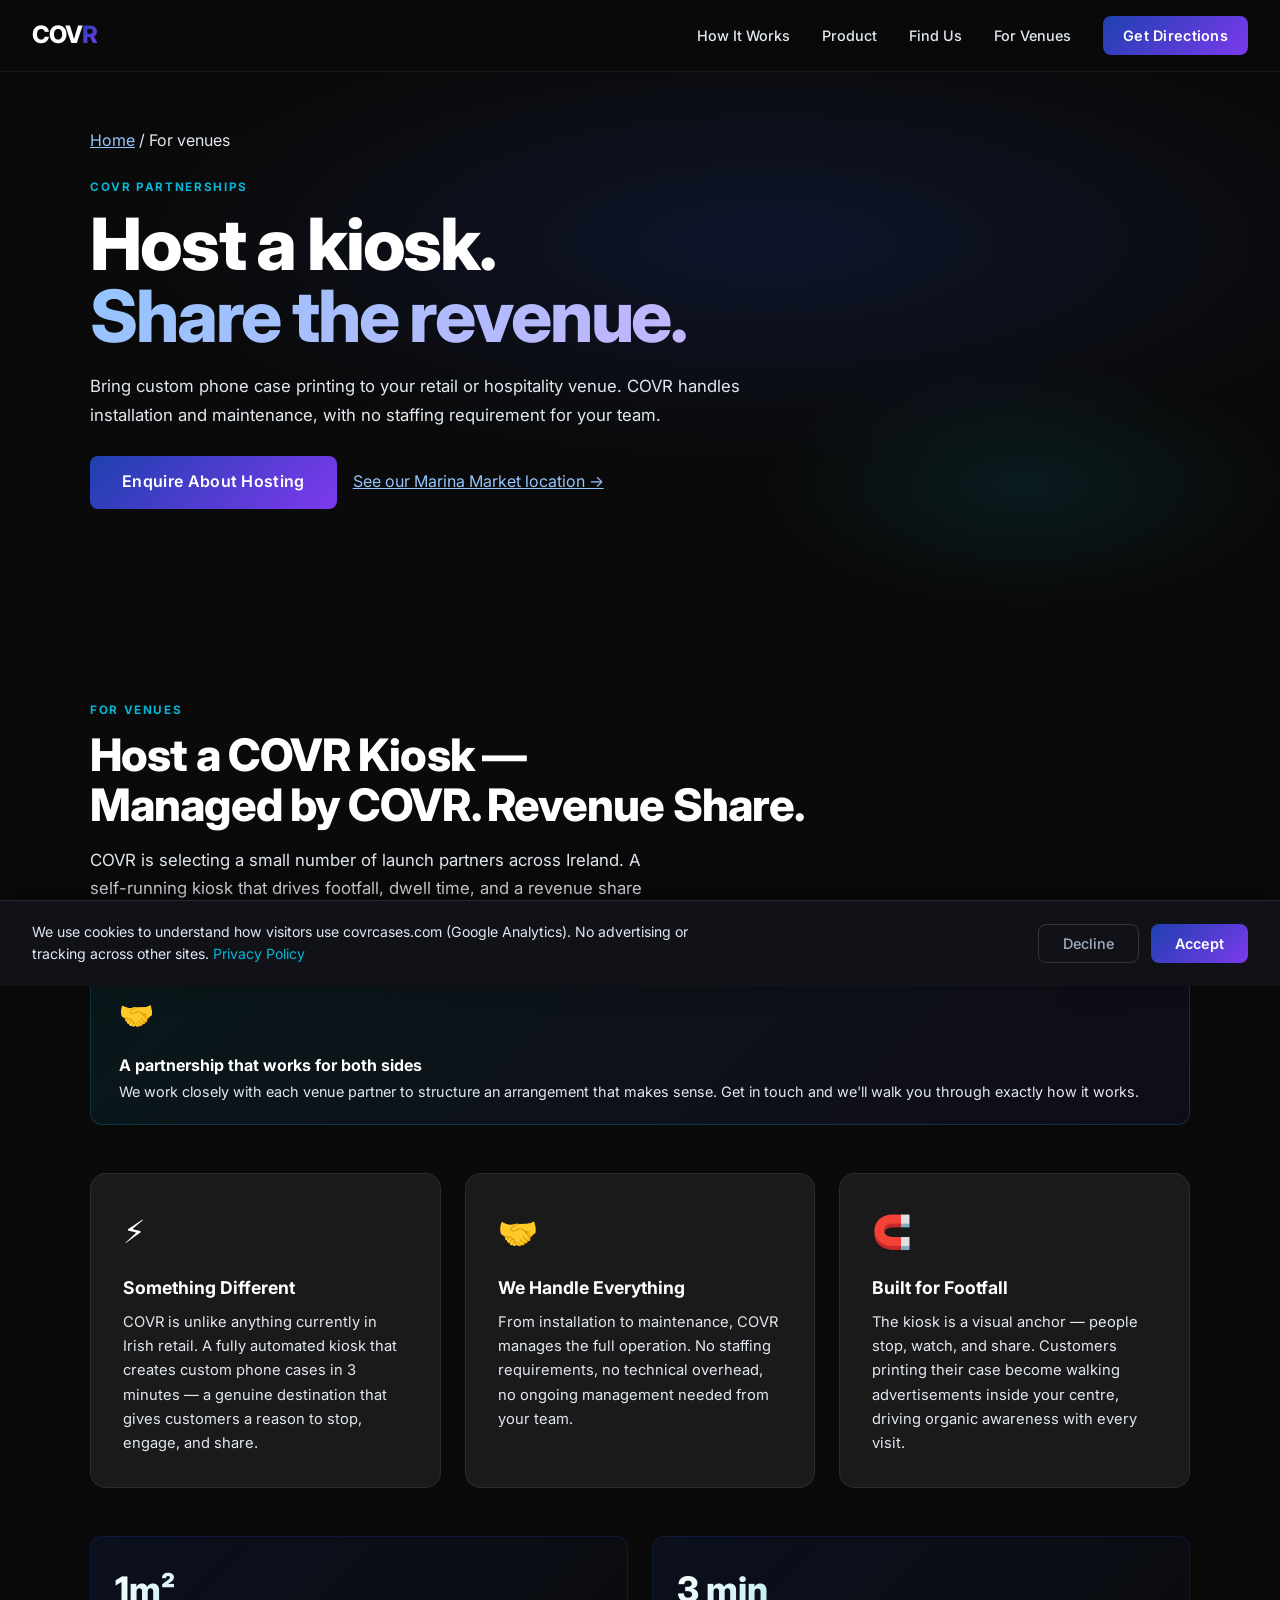
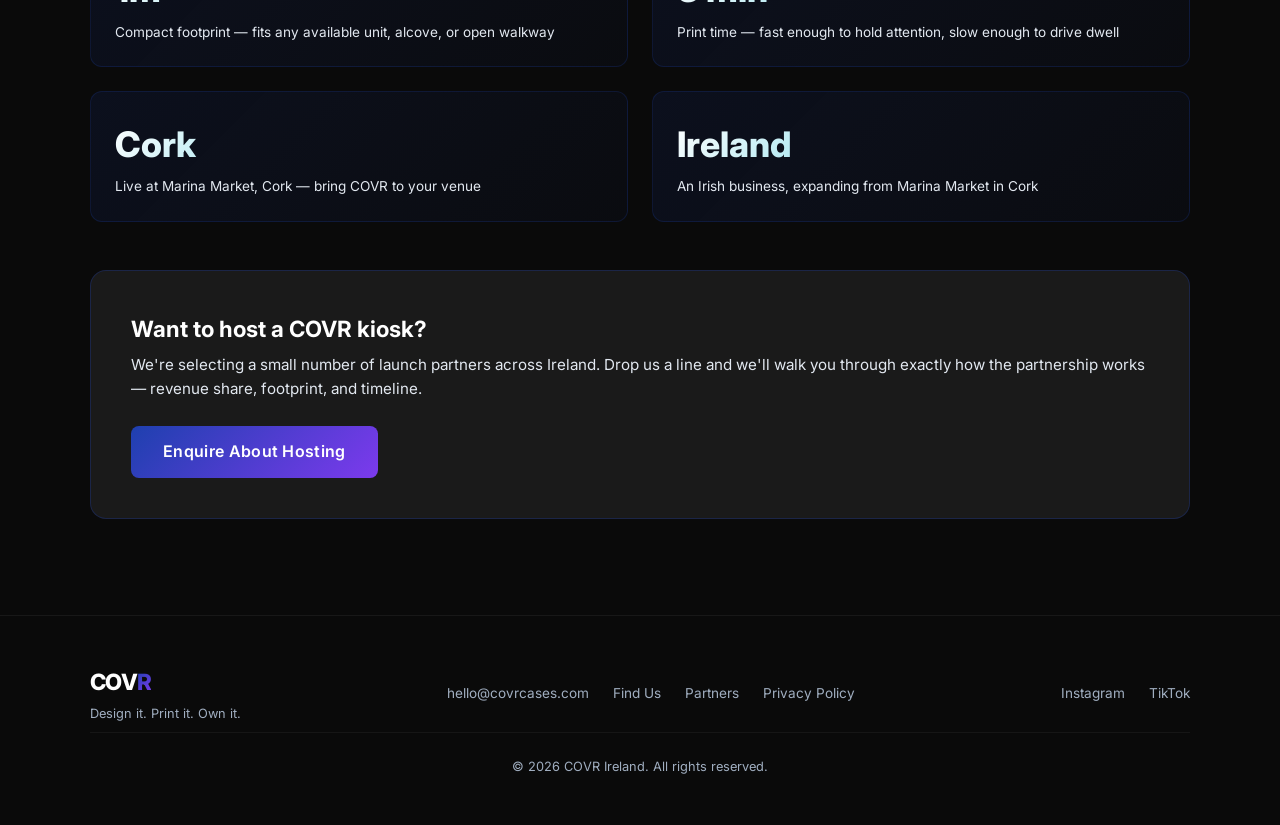
<file: venues.html>
<!DOCTYPE html>
<html lang="en">
<head>
  <meta charset="UTF-8"/>
  <meta name="viewport" content="width=device-width, initial-scale=1.0"/>
  <title>Host a Phone Case Printing Kiosk in Ireland | COVR</title>
  <meta name="description" content="Host a COVR phone case printing kiosk at your venue in Ireland. Explore the compact footprint, managed operation and revenue-share partnership."/>
  <meta property="og:title" content="Host a Phone Case Printing Kiosk in Ireland | COVR"/>
  <meta property="og:description" content="Host a COVR phone case printing kiosk at your venue in Ireland. Explore the compact footprint, managed operation and revenue-share partnership."/>
  <meta property="og:type" content="website"/>
  <meta property="og:image" content="https://www.covrcases.com/assets/og-image.jpg"/>
  <meta property="og:image:width" content="1200"/>
  <meta property="og:image:height" content="630"/>
  <meta property="og:url" content="https://www.covrcases.com/venues.html"/>
  <meta name="twitter:card" content="summary_large_image"/>
  <meta name="twitter:site" content="@covr_ireland"/>
  <meta name="twitter:image" content="https://www.covrcases.com/assets/og-image.jpg"/>
  <link rel="canonical" href="https://www.covrcases.com/venues.html"/>
  <link rel="alternate" hreflang="en-IE" href="https://www.covrcases.com/venues.html"/>
  <link rel="alternate" hreflang="en" href="https://www.covrcases.com/venues.html"/>
  <link rel="alternate" hreflang="x-default" href="https://www.covrcases.com/venues.html"/>
  <link rel="icon" type="image/svg+xml" href="favicon.svg"/>
  <link rel="preconnect" href="https://fonts.googleapis.com"/>
  <link rel="preconnect" href="https://fonts.gstatic.com" crossorigin/>
  <link href="https://fonts.googleapis.com/css2?family=Inter:wght@300;400;500;600;700;800&display=swap" rel="stylesheet"/>

  <!-- Organization Schema -->
  <script type="application/ld+json">
  {
    "@context": "https://schema.org",
    "@type": "Organization",
    "name": "COVR",
    "url": "https://www.covrcases.com",
    "logo": "https://www.covrcases.com/assets/covr-logo.png",
    "contactPoint": {
      "@type": "ContactPoint",
      "email": "hello@covrcases.com",
      "contactType": "customer service"
    },
    "sameAs": [
      "https://www.instagram.com/covr_ireland",
      "https://www.tiktok.com/@covr_ireland"
    ],
    "areaServed": { "@type": "Country", "name": "Ireland" },
    "description": "Ireland's first automated phone case printing kiosk."
  }
  </script>







  <link rel="stylesheet" href="assets/site.css"/>
</head>
<body>
  <a href="#main" class="skip-link">Skip to content</a>

  <!-- NAV -->
  <nav>
    <a class="nav-logo" href="index.html#hero">COV<span>R</span></a>
    <div class="nav-links">
      <a href="index.html#how">How It Works</a>
      <a href="index.html#product">Product</a>
      <a href="index.html#find-us">Find Us</a>
      <a href="venues.html">For Venues</a>
      <a href="index.html#find-us" class="nav-cta">Get Directions</a>
    </div>
    <a href="index.html#find-us" class="nav-mobile-cta">Find Us</a>
    <button class="hamburger" id="hamburger" aria-label="Open menu" aria-expanded="false">
      <span></span><span></span><span></span>
    </button>
  </nav>

  <!-- MOBILE MENU -->
  <div class="mobile-menu" id="mobile-menu">
    <a href="index.html#how" onclick="closeMobileMenu()">How It Works</a>
    <a href="index.html#product" onclick="closeMobileMenu()">Product</a>
    <a href="index.html#find-us" onclick="closeMobileMenu()" class="highlight">→ Find Us</a>
    <a href="venues.html" onclick="closeMobileMenu()">For Venues</a>
  </div>

  <main id="main"><section class="page-intro"><div class="container"><p class="breadcrumbs"><a href="index.html">Home</a> / For venues</p><p class="section-eyebrow">COVR partnerships</p><h1>Host a kiosk.<br><em>Share the revenue.</em></h1><p class="section-body">Bring custom phone case printing to your retail or hospitality venue. COVR handles installation and maintenance, with no staffing requirement for your team.</p><a class="btn-primary" href="mailto:hello@covrcases.com?subject=COVR%20Partnership%20Enquiry">Enquire About Hosting</a><a class="hero-link" href="marina-market-cork.html">See our Marina Market location →</a></div></section>  <!-- PARTNERS -->
  <section id="partners">
    <div class="container">
      <p class="section-eyebrow">For Venues</p>
      <h2 class="section-title">Host a COVR Kiosk —<br>Managed by COVR. Revenue Share.</h2>
      <p class="section-body">COVR is selecting a small number of launch partners across Ireland. A self-running kiosk that drives footfall, dwell time, and a revenue share — with zero staffing overhead.</p>

      <!-- Partnership signal -->
      <div class="revenue-signal" style="margin-top: 2.5rem;">
        <div class="revenue-signal-icon">🤝</div>
        <div class="revenue-signal-text">
          <strong>A partnership that works for both sides</strong>
          <span>We work closely with each venue partner to structure an arrangement that makes sense. Get in touch and we'll walk you through exactly how it works.</span>
        </div>
      </div>

      <div class="partner-grid">
        <div class="partner-card" data-delay="0">
          <span class="partner-icon">⚡</span>
          <h3>Something Different</h3>
          <p>COVR is unlike anything currently in Irish retail. A fully automated kiosk that creates custom phone cases in 3 minutes — a genuine destination that gives customers a reason to stop, engage, and share.</p>
        </div>
        <div class="partner-card" data-delay="100">
          <span class="partner-icon">🤝</span>
          <h3>We Handle Everything</h3>
          <p>From installation to maintenance, COVR manages the full operation. No staffing requirements, no technical overhead, no ongoing management needed from your team.</p>
        </div>
        <div class="partner-card" data-delay="200">
          <span class="partner-icon">🧲</span>
          <h3>Built for Footfall</h3>
          <p>The kiosk is a visual anchor — people stop, watch, and share. Customers printing their case become walking advertisements inside your centre, driving organic awareness with every visit.</p>
        </div>
      </div>

      <div class="partner-stats">
        <div class="pstat">
          <div class="pstat-num">1m²</div>
          <div class="pstat-label">Compact footprint — fits any available unit, alcove, or open walkway</div>
        </div>
        <div class="pstat">
          <div class="pstat-num">3 min</div>
          <div class="pstat-label">Print time — fast enough to hold attention, slow enough to drive dwell</div>
        </div>
        <div class="pstat">
          <div class="pstat-num">Cork</div>
          <div class="pstat-label">Live at Marina Market, Cork — bring COVR to your venue</div>
        </div>
        <div class="pstat">
          <div class="pstat-num">Ireland</div>
          <div class="pstat-label">An Irish business, expanding from Marina Market in Cork</div>
        </div>
      </div>

      <div class="partner-cta-box">
        <div>
          <h3>Want to host a COVR kiosk?</h3>
          <p>We're selecting a small number of launch partners across Ireland. Drop us a line and we'll walk you through exactly how the partnership works — revenue share, footprint, and timeline.</p>
        </div>
        <a href="mailto:hello@covrcases.com?subject=COVR Partnership Enquiry" class="btn-primary">Enquire About Hosting</a>
      </div>
    </div>
  </section>

</main>
  <!-- FOOTER -->
  <footer>
    <div class="footer-inner">
      <div>
        <div class="footer-logo">COV<span>R</span></div>
        <div class="footer-tagline">Design it. Print it. Own it.</div>
      </div>
      <div class="footer-links">
        <a href="mailto:hello@covrcases.com">hello@covrcases.com</a>
        <a href="index.html#find-us">Find Us</a>
        <a href="venues.html">Partners</a>
        <a href="privacy.html">Privacy Policy</a>
      </div>
      <div class="footer-links">
        <a href="https://instagram.com/covr_ireland" target="_blank" rel="noopener">Instagram</a>
        <a href="https://tiktok.com/@covr_ireland" target="_blank" rel="noopener">TikTok</a>
      </div>
    </div>
    <div class="footer-inner">
      <p class="footer-copy">© 2026 COVR Ireland. All rights reserved.</p>
    </div>
  </footer>

  <!-- COOKIE BANNER -->
  <div id="cookie-banner" role="dialog" aria-label="Cookie consent">
    <p class="cookie-text">
      We use cookies to understand how visitors use covrcases.com (Google Analytics). No advertising or tracking across other sites.
      <a href="privacy.html">Privacy Policy</a>
    </p>
    <div class="cookie-btns">
      <button class="cookie-decline" onclick="declineCookies()">Decline</button>
      <button class="cookie-accept" onclick="acceptCookies()">Accept</button>
    </div>
  </div>

  <script src="assets/site.js" defer></script>
</body>
</html>
</file>
<file: assets/site.css>
*, *::before, *::after { box-sizing: border-box; margin: 0; padding: 0; }

    :root {
      --covr-black: #0a0a0a;
      --covr-black-2: #111118;
      --covr-card: #1a1a1a;
      --covr-card-border: rgba(255,255,255,0.08);
      --covr-blue: #1e40af;
      --covr-cyan: #06b6d4;
      --covr-purple: #7c3aed;
      --covr-white: #ffffff;
      --covr-mist: #e2e8f0;
      --covr-gray: #a0aec0;
      --font: 'Inter', system-ui, -apple-system, BlinkMacSystemFont, sans-serif;
      --grad-cta: linear-gradient(135deg, #1e40af 0%, #7c3aed 100%);
      --grad-hero: radial-gradient(ellipse 80% 60% at 60% 40%, rgba(30,64,175,0.2) 0%, transparent 60%),
                   radial-gradient(ellipse 40% 40% at 80% 80%, rgba(6,182,212,0.1) 0%, transparent 50%),
                   #0a0a0a;
    }

    html { scroll-behavior: smooth; }
    body {
      background: var(--covr-black);
      color: var(--covr-white);
      font-family: var(--font);
      font-size: 16px;
      line-height: 1.6;
      overflow-x: hidden;
    }

    /* ── NAV ── */
    nav {
      position: fixed; top: 0; left: 0; right: 0; z-index: 100;
      display: flex; align-items: center; justify-content: space-between;
      padding: 1rem 2rem;
      background: rgba(10,10,10,0.85);
      backdrop-filter: blur(20px);
      border-bottom: 1px solid rgba(255,255,255,0.06);
    }
    .nav-logo {
      font-weight: 800; font-size: 1.5rem;
      letter-spacing: -0.04em;
      color: var(--covr-white);
      text-decoration: none;
    }
    .nav-logo span {
      background: var(--grad-cta);
      -webkit-background-clip: text;
      -webkit-text-fill-color: transparent;
      background-clip: text;
    }
    .nav-links { display: flex; gap: 2rem; align-items: center; }
    .nav-links a {
      color: var(--covr-mist); text-decoration: none;
      font-size: 0.9rem; font-weight: 500;
      transition: color 0.2s;
    }
    .nav-links a:hover { color: var(--covr-white); }
    .nav-cta {
      background: var(--grad-cta) !important;
      color: var(--covr-white) !important;
      padding: 0.5rem 1.25rem;
      border-radius: 8px;
      font-weight: 600 !important;
      letter-spacing: 0.02em;
      transition: opacity 0.2s, transform 0.2s !important;
    }
    .nav-cta:hover { opacity: 0.88; transform: translateY(-1px); }

    /* Mobile nav */
    .nav-mobile-cta {
      display: none;
      background: var(--grad-cta);
      color: var(--covr-white);
      padding: 0.5rem 1.1rem;
      border-radius: 8px;
      font-size: 0.85rem;
      font-weight: 600;
      text-decoration: none;
      letter-spacing: 0.02em;
    }
    .hamburger {
      display: none;
      flex-direction: column;
      gap: 5px;
      cursor: pointer;
      padding: 4px;
      background: none;
      border: none;
    }
    .hamburger span {
      display: block; width: 22px; height: 2px;
      background: var(--covr-mist);
      border-radius: 2px;
      transition: all 0.25s;
    }
    .mobile-menu {
      display: none;
      flex-direction: column;
      gap: 0;
      background: rgba(10,10,10,0.97);
      border-bottom: 1px solid rgba(255,255,255,0.06);
      position: fixed; top: 57px; left: 0; right: 0; z-index: 99;
    }
    .mobile-menu.open { display: flex; }
    .mobile-menu a {
      color: var(--covr-mist); text-decoration: none;
      font-size: 1rem; font-weight: 500;
      padding: 1rem 2rem;
      border-bottom: 1px solid rgba(255,255,255,0.05);
      transition: color 0.2s, background 0.2s;
    }
    .mobile-menu a:hover { color: var(--covr-white); background: rgba(255,255,255,0.04); }
    .mobile-menu a.highlight {
      color: var(--covr-cyan);
      font-weight: 600;
    }

    @media (max-width: 720px) {
      .nav-links { display: none; }
      .nav-mobile-cta { display: block; }
      .hamburger { display: flex; }
    }
    @media (min-width: 721px) {
      .mobile-menu { display: none !important; }
    }

    /* ── HERO ── */
    #hero {
      min-height: 100vh;
      display: flex; align-items: center;
      padding: 7rem 2rem 4rem;
      position: relative; overflow: hidden;
      background: var(--grad-hero);
    }
    .hero-grid {
      position: absolute; inset: 0; z-index: 0; opacity: 0.025;
      background-image: linear-gradient(rgba(255,255,255,1) 1px, transparent 1px),
                        linear-gradient(90deg, rgba(255,255,255,1) 1px, transparent 1px);
      background-size: 48px 48px;
    }
    .hero-content {
      position: relative; z-index: 1;
      max-width: 640px;
    }

    /* Dual audience toggle in hero */
    .audience-toggle {
      display: inline-flex;
      background: rgba(255,255,255,0.06);
      border: 1px solid rgba(255,255,255,0.1);
      border-radius: 10px;
      padding: 4px;
      margin-bottom: 2rem;
      gap: 4px;
      animation: fadeUp 0.5s ease both;
    }
    .toggle-btn {
      padding: 0.4rem 1rem;
      border-radius: 7px;
      font-size: 0.82rem;
      font-weight: 600;
      letter-spacing: 0.04em;
      cursor: pointer;
      border: none;
      font-family: var(--font);
      transition: background 0.2s, color 0.2s;
      background: transparent;
      color: var(--covr-gray);
    }
    .toggle-btn.active {
      background: var(--grad-cta);
      color: var(--covr-white);
    }

    .hero-badge {
      display: inline-flex; align-items: center; gap: 0.4rem;
      background: rgba(6,182,212,0.12);
      border: 1px solid rgba(6,182,212,0.3);
      color: var(--covr-cyan);
      font-size: 0.78rem; font-weight: 600;
      padding: 0.35rem 0.85rem;
      border-radius: 20px;
      letter-spacing: 0.06em;
      text-transform: uppercase;
      margin-bottom: 1.5rem;
      animation: fadeUp 0.6s ease both;
    }
    .hero-badge::before { content: '⚡'; font-size: 0.85rem; }

    h1 {
      font-weight: 800;
      font-size: clamp(2.8rem, 7vw, 5rem);
      line-height: 1.0;
      letter-spacing: -0.03em;
      margin-bottom: 1.25rem;
      animation: fadeUp 0.6s 0.1s ease both;
    }
    h1 em {
      font-style: normal;
      background: var(--grad-cta);
      -webkit-background-clip: text;
      -webkit-text-fill-color: transparent;
      background-clip: text;
    }
    .hero-sub {
      font-size: 1.1rem;
      color: var(--covr-mist);
      line-height: 1.7;
      margin-bottom: 2.5rem;
      max-width: 520px;
      font-weight: 400;
      animation: fadeUp 0.6s 0.2s ease both;
    }
    .hero-ctas {
      display: flex; gap: 1rem; flex-wrap: wrap;
      animation: fadeUp 0.6s 0.3s ease both;
    }

    /* Partner hero variant (hidden by default) */
    .hero-partner { display: none; }
    .hero-consumer { display: block; }

    .hero-visual {
      position: absolute; right: -2rem; top: 50%; transform: translateY(-50%);
      z-index: 1;
      animation: fadeLeft 0.8s 0.2s ease both;
    }
    .kiosk-placeholder {
      width: 340px; height: 520px;
      border-radius: 16px; overflow: hidden;
      box-shadow: 0 40px 80px rgba(0,0,0,0.6), 0 0 60px rgba(30,64,175,0.2);
      border: 1px solid rgba(30,64,175,0.25);
    }
    .kiosk-placeholder img {
      width: 100%; height: 100%;
      object-fit: cover; object-position: center top; display: block;
    }
    @media (max-width: 900px) { .hero-visual { display: none; } }

    /* ── BUTTONS ── */
    .btn-primary {
      background: var(--grad-cta);
      color: var(--covr-white);
      padding: 0.85rem 2rem;
      border-radius: 8px;
      font-size: 1rem; font-weight: 600;
      font-family: var(--font);
      text-decoration: none;
      border: none; cursor: pointer;
      letter-spacing: 0.02em;
      transition: opacity 0.2s, transform 0.15s, box-shadow 0.2s;
      display: inline-block;
    }
    .btn-primary:hover {
      opacity: 0.88;
      transform: translateY(-2px);
      box-shadow: 0 8px 28px rgba(124,58,237,0.35);
    }
    .btn-secondary {
      background: transparent;
      color: var(--covr-mist);
      padding: 0.85rem 2rem;
      border-radius: 8px;
      font-size: 1rem; font-weight: 500;
      font-family: var(--font);
      text-decoration: none;
      border: 1px solid rgba(255,255,255,0.15);
      cursor: pointer;
      transition: border-color 0.2s, color 0.2s, transform 0.15s;
      display: inline-block;
    }
    .btn-secondary:hover {
      border-color: rgba(255,255,255,0.4);
      color: var(--covr-white);
      transform: translateY(-2px);
    }

    /* ── SECTIONS ── */
    section { padding: 6rem 2rem; }
    .container { max-width: 1100px; margin: 0 auto; }
    .section-eyebrow {
      font-size: 0.73rem; font-weight: 700;
      letter-spacing: 0.14em; text-transform: uppercase;
      color: var(--covr-cyan);
      margin-bottom: 0.75rem;
    }
    .section-title {
      font-weight: 800;
      font-size: clamp(1.8rem, 4vw, 2.8rem);
      line-height: 1.1;
      letter-spacing: -0.02em;
      margin-bottom: 1rem;
    }
    .section-body { color: var(--covr-mist); font-size: 1.05rem; font-weight: 400; max-width: 560px; line-height: 1.7; }

    /* ── HOW IT WORKS ── */
    #how {
      background: linear-gradient(180deg, var(--covr-black) 0%, var(--covr-black-2) 100%);
      border-top: 1px solid rgba(255,255,255,0.05);
      border-bottom: 1px solid rgba(255,255,255,0.05);
    }
    .steps {
      display: grid; grid-template-columns: repeat(3, 1fr); gap: 2rem;
      margin-top: 3.5rem;
    }
    @media (max-width: 640px) { .steps { grid-template-columns: 1fr; } }
    .step {
      position: relative;
      background: var(--covr-card);
      border: 1px solid var(--covr-card-border);
      border-radius: 16px;
      padding: 2rem;
      transition: transform 0.25s, box-shadow 0.25s, border-color 0.25s;
      opacity: 0; transform: translateY(20px);
    }
    .step.visible { animation: fadeUp 0.5s ease forwards; }
    .step:hover {
      transform: translateY(-4px);
      box-shadow: 0 20px 40px rgba(0,0,0,0.4), 0 0 20px rgba(6,182,212,0.12);
      border-color: rgba(6,182,212,0.22);
    }
    .step-num {
      font-weight: 800; font-size: 3rem;
      color: rgba(30,64,175,0.22);
      line-height: 1; margin-bottom: 0.75rem;
    }
    .step-icon { font-size: 2rem; margin-bottom: 0.75rem; display: block; }
    .step h3 { font-weight: 700; font-size: 1.1rem; margin-bottom: 0.5rem; }
    .step p { color: var(--covr-mist); font-size: 0.95rem; line-height: 1.65; }
    .connector {
      position: absolute; top: 2.5rem; right: -1.1rem;
      width: 2rem; height: 2px;
      background: linear-gradient(90deg, var(--covr-blue), transparent);
      z-index: 2;
    }
    @media (max-width: 640px) { .connector { display: none; } }

    /* ── PRODUCT ── */
    #product { background: var(--covr-black); }
    .case-grid {
      display: grid; grid-template-columns: repeat(4, 1fr); gap: 1.25rem;
      margin-top: 3rem;
    }
    @media (max-width: 900px) { .case-grid { grid-template-columns: repeat(2, 1fr); } }
    @media (max-width: 480px) { .case-grid { grid-template-columns: 1fr; } }
    .case-card {
      background: var(--covr-card);
      border: 1px solid var(--covr-card-border);
      border-radius: 16px; overflow: hidden;
      transition: transform 0.25s, box-shadow 0.25s;
      opacity: 0; transform: translateY(20px);
    }
    .case-card.visible { animation: fadeUp 0.5s ease forwards; }
    .case-card:hover {
      transform: translateY(-4px);
      box-shadow: 0 20px 40px rgba(0,0,0,0.5), 0 0 20px rgba(30,64,175,0.18);
    }
    .case-img {
      width: 100%; aspect-ratio: 3/4;
      overflow: hidden; background: #1a1a2a;
    }
    .case-img img {
      width: 100%; height: 100%; object-fit: cover; object-position: center;
      display: block; transition: transform 0.4s ease;
    }
    .case-card:hover .case-img img { transform: scale(1.04); }
    .case-info { padding: 1rem; }
    .case-model { font-size: 0.73rem; color: var(--covr-gray); font-weight: 600; text-transform: uppercase; letter-spacing: 0.1em; }
    .case-title { font-weight: 600; font-size: 0.95rem; margin-top: 0.2rem; }
    .product-cta-row {
      display: flex; align-items: center; justify-content: space-between; flex-wrap: wrap;
      gap: 1.5rem; margin-top: 3rem; padding: 2rem;
      background: var(--covr-card);
      border: 1px solid var(--covr-card-border);
      border-radius: 16px;
    }
    .product-stat { text-align: center; }
    .product-stat-num {
      font-weight: 800; font-size: 2rem;
      background: var(--grad-cta);
      -webkit-background-clip: text; -webkit-text-fill-color: transparent;
      background-clip: text;
    }
    .product-stat-label { font-size: 0.8rem; color: var(--covr-gray); font-weight: 500; }
    .product-models { color: var(--covr-mist); font-size: 0.9rem; }
    .product-models strong { color: var(--covr-white); font-weight: 600; }

    /* ── FIND US ── */
    #find-us {
      background: linear-gradient(180deg, var(--covr-black-2) 0%, var(--covr-black) 100%);
      border-top: 1px solid rgba(255,255,255,0.05);
    }
    .findus-row {
      display: grid; grid-template-columns: repeat(3, 1fr); gap: 1.25rem;
      margin: 2.5rem 0 2rem;
    }
    @media (max-width: 640px) { .findus-row { grid-template-columns: 1fr; } }
    .findus-card {
      background: var(--covr-card);
      border: 1px solid var(--covr-card-border);
      border-radius: 12px; padding: 1.25rem 1.5rem;
    }
    .findus-label {
      font-size: 0.73rem; font-weight: 700; letter-spacing: 0.1em;
      text-transform: uppercase; color: var(--covr-cyan); margin-bottom: 0.35rem;
    }
    .findus-value { font-weight: 600; font-size: 1.02rem; color: var(--covr-white); }

    /* ── WAITLIST ── */
    #waitlist {
      background: linear-gradient(135deg, var(--covr-black-2) 0%, rgba(30,64,175,0.08) 100%);
      border-top: 1px solid rgba(30,64,175,0.2);
      border-bottom: 1px solid rgba(30,64,175,0.2);
      text-align: center;
    }
    .waitlist-inner { max-width: 580px; margin: 0 auto; }
    .waitlist-form {
      display: flex; gap: 0.75rem; margin-top: 2rem; flex-wrap: wrap;
    }
    .waitlist-form input {
      flex: 1; min-width: 200px;
      background: rgba(255,255,255,0.06);
      border: 1px solid rgba(255,255,255,0.12);
      color: var(--covr-white);
      padding: 0.85rem 1.25rem;
      border-radius: 8px;
      font-size: 1rem; font-family: var(--font);
      outline: none; transition: border-color 0.2s;
    }
    .waitlist-form input::placeholder { color: var(--covr-gray); }
    .waitlist-form input:focus { border-color: var(--covr-blue); }
    .waitlist-note { font-size: 0.8rem; color: var(--covr-gray); margin-top: 0.75rem; }
    .social-row {
      display: flex; gap: 1rem; justify-content: center; margin-top: 2rem;
    }
    .social-btn {
      display: flex; align-items: center; gap: 0.5rem;
      color: var(--covr-mist); text-decoration: none;
      border: 1px solid rgba(255,255,255,0.12);
      padding: 0.5rem 1rem; border-radius: 8px;
      font-size: 0.85rem; font-weight: 500;
      transition: border-color 0.2s, color 0.2s, background 0.2s;
    }
    .social-btn:hover { border-color: rgba(255,255,255,0.35); color: var(--covr-white); background: rgba(255,255,255,0.04); }
    .social-btn svg { width: 18px; height: 18px; fill: currentColor; }

    /* ── PARTNERS ── */
    #partners { background: var(--covr-black); }
    .partner-grid {
      display: grid; grid-template-columns: repeat(3, 1fr); gap: 1.5rem;
      margin-top: 3rem;
    }
    @media (max-width: 640px) { .partner-grid { grid-template-columns: 1fr; } }
    .partner-card {
      background: var(--covr-card);
      border: 1px solid var(--covr-card-border);
      border-radius: 16px; padding: 2rem;
      transition: transform 0.25s, box-shadow 0.25s, border-color 0.25s;
      opacity: 0; transform: translateY(20px);
    }
    .partner-card.visible { animation: fadeUp 0.5s ease forwards; }
    .partner-card:hover {
      transform: translateY(-4px);
      box-shadow: 0 20px 40px rgba(0,0,0,0.4), 0 0 20px rgba(30,64,175,0.18);
      border-color: rgba(30,64,175,0.3);
    }
    .partner-icon { font-size: 2rem; margin-bottom: 1rem; display: block; }
    .partner-card h3 { font-weight: 700; font-size: 1.1rem; margin-bottom: 0.5rem; }
    .partner-card p { color: var(--covr-mist); font-size: 0.92rem; line-height: 1.65; }

    .partner-stats {
      display: grid; grid-template-columns: repeat(2, 1fr); gap: 1.5rem;
      margin-top: 3rem; margin-bottom: 3rem;
    }
    @media (max-width: 640px) { .partner-stats { grid-template-columns: 1fr; } }
    .pstat {
      background: linear-gradient(135deg, rgba(30,64,175,0.12) 0%, rgba(30,64,175,0.04) 100%);
      border: 1px solid rgba(30,64,175,0.22);
      border-radius: 12px; padding: 1.5rem;
    }
    .pstat-num {
      font-weight: 800; font-size: 2.2rem;
      background: linear-gradient(135deg, var(--covr-white), var(--covr-cyan));
      -webkit-background-clip: text; -webkit-text-fill-color: transparent;
      background-clip: text;
    }
    .pstat-label { font-size: 0.85rem; color: var(--covr-mist); font-weight: 400; margin-top: 0.25rem; line-height: 1.5; }

    /* Revenue signal callout */
    .revenue-signal {
      background: linear-gradient(135deg, rgba(6,182,212,0.08) 0%, rgba(124,58,237,0.06) 100%);
      border: 1px solid rgba(6,182,212,0.22);
      border-radius: 12px;
      padding: 1.25rem 1.75rem;
      margin-bottom: 2rem;
      display: flex; align-items: center; gap: 1rem; flex-wrap: wrap;
    }
    .revenue-signal-icon { font-size: 1.75rem; flex-shrink: 0; }
    .revenue-signal-text strong { display: block; color: var(--covr-white); font-weight: 700; font-size: 1rem; }
    .revenue-signal-text span { color: var(--covr-mist); font-size: 0.9rem; line-height: 1.5; }

    .partner-cta-box {
      background: var(--covr-card);
      border: 1px solid rgba(30,64,175,0.3);
      border-radius: 16px; padding: 2.5rem;
      display: flex; align-items: center; justify-content: space-between; flex-wrap: wrap; gap: 1.5rem;
    }
    .partner-cta-box h3 { font-weight: 700; font-size: 1.4rem; }
    .partner-cta-box p { color: var(--covr-mist); font-size: 0.95rem; margin-top: 0.4rem; line-height: 1.6; }

    /* ── ABOUT ── */
    #about {
      background: var(--covr-black-2);
      border-top: 1px solid rgba(255,255,255,0.05);
    }
    .pillars {
      display: grid; grid-template-columns: repeat(4, 1fr); gap: 1rem;
      margin-top: 3rem;
    }
    @media (max-width: 640px) { .pillars { grid-template-columns: repeat(2, 1fr); } }
    .pillar {
      text-align: center; padding: 1.5rem 1rem;
      background: var(--covr-card);
      border: 1px solid var(--covr-card-border);
      border-radius: 12px;
      transition: border-color 0.2s, box-shadow 0.2s;
    }
    .pillar:hover {
      border-color: rgba(124,58,237,0.3);
      box-shadow: 0 0 20px rgba(124,58,237,0.08);
    }
    .pillar-icon { font-size: 2rem; display: block; margin-bottom: 0.5rem; }
    .pillar-label { font-weight: 700; font-size: 0.95rem; }
    .pillar-desc { font-size: 0.8rem; color: var(--covr-gray); margin-top: 0.2rem; }
    .about-story {
      max-width: 640px; margin-top: 2.5rem;
      font-size: 1.05rem; color: var(--covr-mist); font-weight: 400; line-height: 1.8;
    }

    /* ── FOOTER ── */
    footer {
      background: var(--covr-black);
      border-top: 1px solid rgba(255,255,255,0.06);
      padding: 3rem 2rem;
    }
    .footer-inner {
      max-width: 1100px; margin: 0 auto;
      display: flex; justify-content: space-between; align-items: center; flex-wrap: wrap; gap: 1.5rem;
    }
    .footer-logo {
      font-weight: 800; font-size: 1.4rem; letter-spacing: -0.03em;
    }
    .footer-logo span {
      background: var(--grad-cta);
      -webkit-background-clip: text; -webkit-text-fill-color: transparent;
      background-clip: text;
    }
    .footer-tagline { font-size: 0.8rem; color: var(--covr-gray); margin-top: 0.2rem; }
    .footer-links { display: flex; gap: 1.5rem; flex-wrap: wrap; }
    .footer-links a { color: var(--covr-gray); text-decoration: none; font-size: 0.85rem; transition: color 0.2s; }
    .footer-links a:hover { color: var(--covr-white); }
    .footer-copy { font-size: 0.8rem; color: var(--covr-gray); width: 100%; text-align: center; padding-top: 1.5rem; border-top: 1px solid rgba(255,255,255,0.05); margin-top: 0.5rem; }

    /* ── SUCCESS STATE ── */
    .success-msg {
      display: none; padding: 1rem 1.5rem;
      background: rgba(6,182,212,0.1);
      border: 1px solid rgba(6,182,212,0.3);
      border-radius: 8px; margin-top: 1.5rem;
      color: var(--covr-cyan); font-size: 1rem; text-align: center;
    }

    /* ── COOKIE BANNER ── */
    #cookie-banner {
      position: fixed; bottom: 0; left: 0; right: 0; z-index: 999;
      background: #111118;
      border-top: 1px solid rgba(255,255,255,0.1);
      padding: 1.25rem 2rem;
      display: flex; align-items: center; justify-content: space-between;
      flex-wrap: wrap; gap: 1rem;
      box-shadow: 0 -8px 32px rgba(0,0,0,0.4);
      transform: translateY(100%);
      transition: transform 0.4s ease;
    }
    #cookie-banner.visible { transform: translateY(0); }
    .cookie-text { font-size: 0.88rem; color: var(--covr-mist); max-width: 680px; }
    .cookie-text a { color: var(--covr-cyan); text-decoration: none; }
    .cookie-text a:hover { text-decoration: underline; }
    .cookie-btns { display: flex; gap: 0.75rem; flex-shrink: 0; }
    .cookie-accept {
      background: var(--grad-cta); color: #fff;
      border: none; padding: 0.6rem 1.5rem;
      border-radius: 8px; font-size: 0.9rem; font-weight: 600;
      cursor: pointer; font-family: var(--font);
      transition: opacity 0.2s;
    }
    .cookie-accept:hover { opacity: 0.85; }
    .cookie-decline {
      background: transparent; color: var(--covr-gray);
      border: 1px solid rgba(255,255,255,0.15);
      padding: 0.6rem 1.5rem;
      border-radius: 8px; font-size: 0.9rem; font-weight: 500;
      cursor: pointer; font-family: var(--font);
      transition: color 0.2s, border-color 0.2s;
    }
    .cookie-decline:hover { color: var(--covr-white); border-color: rgba(255,255,255,0.4); }

    /* ── ANIMATIONS ── */
    @keyframes fadeUp {
      from { opacity: 0; transform: translateY(20px); }
      to   { opacity: 1; transform: translateY(0); }
    }
    @keyframes fadeLeft {
      from { opacity: 0; transform: translateY(-50%) translateX(40px); }
      to   { opacity: 1; transform: translateY(-50%) translateX(0); }
    }
  
/* Shared readability and navigation improvements. */
html { scroll-padding-top: 90px; }
:focus-visible { outline: 3px solid #67e8f9; outline-offset: 5px; }
h1 em, .product-stat-num { background-image: linear-gradient(135deg, #93c5fd, #c4b5fd); }
.step, .case-card, .partner-card { opacity: 1; transform: none; }
.hero-sub { margin-bottom: 1.25rem; }
.hero-price { color: #e2e8f0; font-size: 1rem; margin-bottom: 1.25rem; }
.hero-price strong { color: #fff; }
.hero-content { max-width: 700px; }
.hero-visual { right: 2rem; }
.hero-link { display: inline-block; margin-top: 1rem; color: #93c5fd; }
.content-link, .faq-list a, .model-note a { color: #93c5fd; text-underline-offset: 3px; }
.model-grid { display: grid; grid-template-columns: repeat(3, 1fr); gap: 1rem; margin: 2rem 0 1rem; }
.model-card { background: var(--covr-card); padding: 1.5rem; border: 1px solid var(--covr-card-border); border-radius: 12px; }
.model-card h3 { margin-bottom: .5rem; }
.model-card p, .model-note { color: var(--covr-mist); }
.model-note { max-width: 760px; }
.faq-list { max-width: 800px; margin-top: 2rem; }
.faq-list details { padding: 1.25rem 0; border-bottom: 1px solid rgba(255,255,255,.15); }
.faq-list summary { cursor: pointer; font-weight: 600; }
.faq-list p { color: var(--covr-mist); margin-top: .75rem; }
.page-intro { padding-top: 8rem; background: var(--grad-hero); }
.page-intro h1 { max-width: 900px; font-size: clamp(2.5rem, 6vw, 4.5rem); }
.page-intro .section-body { max-width: 700px; margin-bottom: 1.5rem; }
.breadcrumbs { color: var(--covr-mist); margin-bottom: 1.5rem; }
.breadcrumbs a { color: #93c5fd; }
.location-actions { display: flex; flex-wrap: wrap; gap: 1rem; margin-top: 1.5rem; }
.skip-link { position: fixed; top: -100px; left: 1rem; z-index: 1000; background: #fff; color: #111; padding: .75rem 1rem; }
.skip-link:focus { top: 1rem; }
@media (max-width: 1100px) { .hero-visual { display: none; } }
@media (max-width: 640px) {
  section { padding: 3.5rem 1.25rem; }
  #hero { padding: 6rem 1.25rem 3rem; min-height: auto; }
  .page-intro { padding-top: 6rem; }
  .model-grid { grid-template-columns: 1fr; }
  .hero-ctas { gap: .75rem; }
  .hero-ctas a { padding: .8rem 1rem; }
  .social-row { flex-wrap: wrap; }
  .waitlist-form input { min-width: 0; width: 100%; flex-basis: 100%; }
  .partner-cta-box { padding: 1.5rem; }
  #cookie-banner { padding: .8rem 1.25rem; gap: .65rem; }
}
@media (prefers-reduced-motion: reduce) {
  html { scroll-behavior: auto; }
  *, *::before, *::after { animation: none !important; transition: none !important; }
}
/* Show the primary message and actions immediately, including on slower devices. */
h1, .hero-badge, .hero-sub, .hero-ctas { animation: none; }
.page-intro .hero-link { margin-left: 1rem; }
@media (max-width: 640px) { .page-intro .hero-link { margin-left: 0; } }

/* Social proof strip under the hero CTAs. */
.proof-strip { display: flex; flex-wrap: wrap; align-items: center; gap: .6rem .75rem; margin-top: 1.25rem; }
.proof-label { color: var(--covr-gray); font-size: .85rem; }
.proof-strip .social-btn { padding: .4rem .8rem; }
#hero .hero-link { margin-top: .75rem; }
.proof-stat { color: var(--covr-mist); font-size: .9rem; }
.proof-stat strong { color: var(--covr-white); }

/* Persistent "notify me" bar for future venues. */
#notify-bar {
  position: fixed; left: 1rem; right: 1rem; bottom: 1rem; z-index: 998;
  max-width: 560px; margin: 0 auto;
  display: flex; align-items: center; gap: .75rem;
  padding: .7rem .75rem .7rem 1.1rem;
  background: rgba(17,17,24,.96); backdrop-filter: blur(12px);
  border: 1px solid rgba(30,64,175,.45); border-radius: 12px;
  box-shadow: 0 12px 32px rgba(0,0,0,.45);
  transform: translateY(calc(100% + 1.5rem)); transition: transform .35s ease;
}
#notify-bar[hidden] { display: none; }
#notify-bar.visible { transform: translateY(0); }
#notify-bar p { flex: 1; font-size: .88rem; color: var(--covr-mist); line-height: 1.35; }
.notify-bar-cta { background: var(--grad-cta); color: #fff; text-decoration: none; font-weight: 600; font-size: .85rem; padding: .5rem .9rem; border-radius: 8px; white-space: nowrap; }
.notify-bar-close { background: none; border: none; color: var(--covr-gray); font-size: 1.4rem; line-height: 1; cursor: pointer; padding: .25rem .4rem; }
.notify-bar-close:hover { color: var(--covr-white); }
@media (max-width: 640px) {
  #notify-bar p { font-size: .8rem; }
}
</file>
